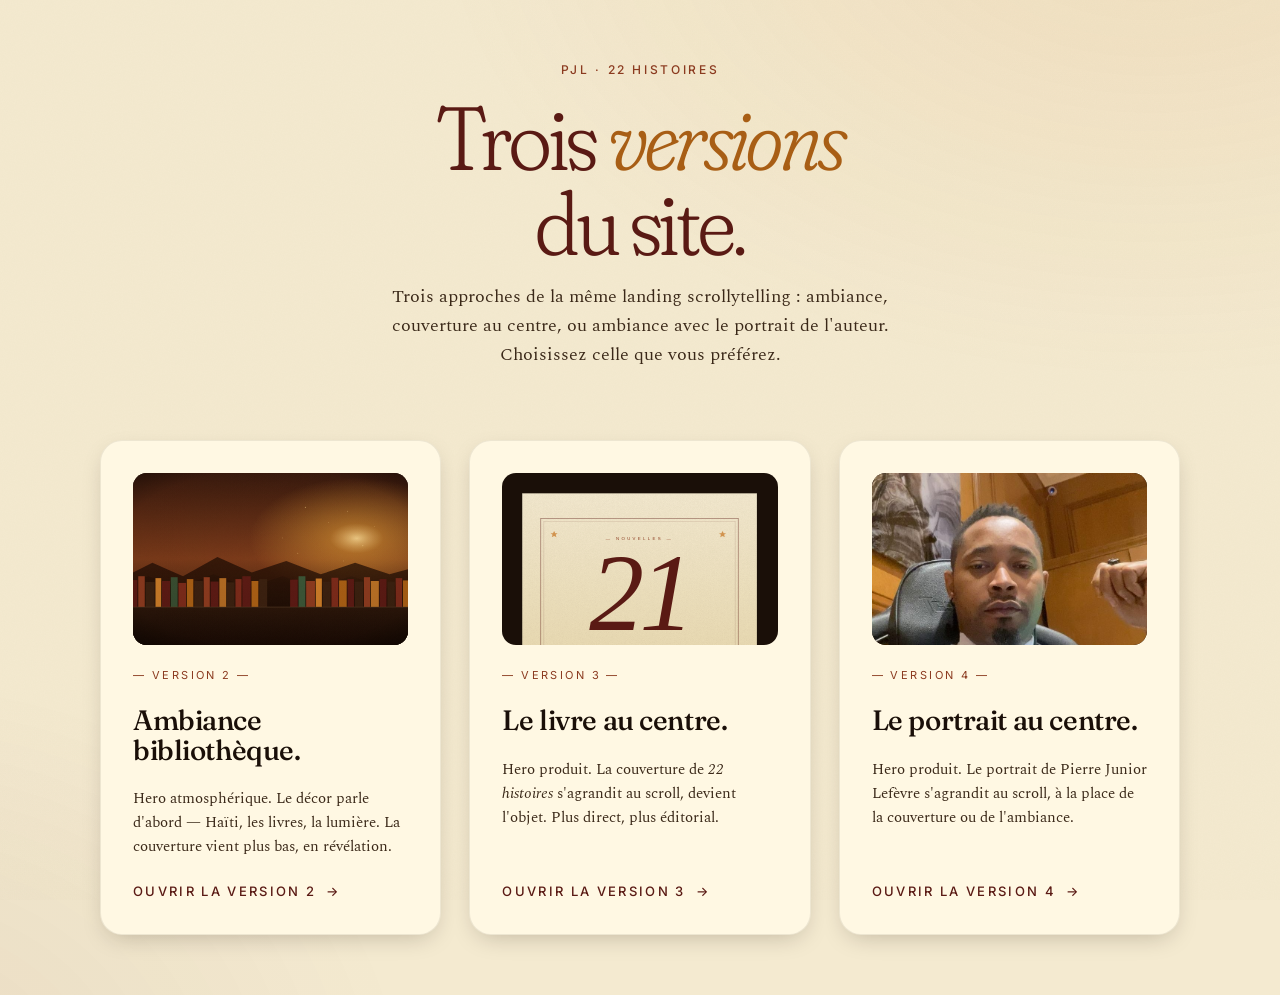
<file: index.html>
<!doctype html>
<html lang="fr">
<head>
  <meta charset="utf-8">
  <meta name="viewport" content="width=device-width, initial-scale=1">
  <title>PJL — Choisir une version</title>
  <link rel="stylesheet" href="styles.css">
  <style>
    body { min-height: 100vh; display: grid; place-items: center; padding: 60px 24px; }
    .chooser {
      max-width: 1080px;
      margin: 0 auto;
      text-align: center;
      position: relative;
      z-index: 2;
    }
    .chooser h1 {
      font-family: var(--font-display);
      font-weight: 300;
      font-variation-settings: 'opsz' 144, 'SOFT' 100;
      font-size: clamp(48px, 7vw, 96px);
      line-height: .95;
      letter-spacing: -.03em;
      color: var(--bordeaux);
      margin-bottom: 18px;
    }
    .chooser h1 em { font-style: italic; color: var(--ocre-deep); }
    .chooser .lead {
      color: var(--ink-soft);
      font-size: 18px;
      max-width: 56ch;
      margin: 0 auto 70px;
    }
    .versions {
      display: grid;
      grid-template-columns: 1fr 1fr 1fr;
      gap: 28px;
      text-align: left;
    }
    @media (max-width: 1040px) { .versions { grid-template-columns: 1fr 1fr; } }
    @media (max-width: 760px) { .versions { grid-template-columns: 1fr; } }

    .version {
      background: #fff8e3;
      border: 1px solid rgba(26, 15, 8, .08);
      border-radius: 22px;
      padding: 32px;
      text-decoration: none;
      color: var(--ink);
      display: flex;
      flex-direction: column;
      gap: 22px;
      transition: transform .35s cubic-bezier(.2,.7,.2,1), box-shadow .35s;
      box-shadow: var(--shadow-sm);
    }
    .version:hover { transform: translateY(-4px); box-shadow: var(--shadow); }

    .version .thumb {
      aspect-ratio: 16 / 10;
      border-radius: 14px;
      overflow: hidden;
      background: var(--ink);
      display: grid;
      place-items: center;
    }
    .version .thumb img,
    .version .thumb object,
    .version .thumb svg { width: 100%; height: 100%; object-fit: cover; }
    .version--v3 .thumb { padding: 20px; }
    .version--v3 .thumb object { width: auto; height: 100%; object-fit: contain; }

    .version .label {
      font-family: var(--font-ui);
      font-size: 11px;
      letter-spacing: .22em;
      text-transform: uppercase;
      color: var(--terre);
    }
    .version h3 {
      font-family: var(--font-display);
      font-weight: 500;
      font-size: 28px;
      line-height: 1.05;
      letter-spacing: -.015em;
    }
    .version p {
      color: var(--ink-soft);
      font-size: 15px;
    }
    .version .cta {
      margin-top: auto;
      font-family: var(--font-ui);
      font-weight: 500;
      font-size: 13px;
      letter-spacing: .18em;
      text-transform: uppercase;
      color: var(--bordeaux);
      display: inline-flex;
      align-items: center;
      gap: 10px;
    }
    .version .cta::after {
      content: '→';
      transition: transform .25s;
    }
    .version:hover .cta::after { transform: translateX(6px); }
  </style>
</head>
<body>
  <main class="chooser">
    <p class="eyebrow" style="margin-bottom: 16px">PJL · 22 histoires</p>
    <h1>Trois <em>versions</em><br>du site.</h1>
    <p class="lead">
      Trois approches de la même landing scrollytelling : ambiance,
      couverture au centre, ou ambiance avec le portrait de l'auteur.
      Choisissez celle que vous préférez.
    </p>

    <div class="versions">
      <a class="version version--v2" href="index-v2.html">
        <div class="thumb">
          <img src="assets/hero-ambient.svg" alt="Aperçu ambiance v2">
        </div>
        <span class="label">— Version 2 —</span>
        <h3>Ambiance bibliothèque.</h3>
        <p>Hero atmosphérique. Le décor parle d'abord — Haïti, les livres, la lumière. La couverture vient plus bas, en révélation.</p>
        <span class="cta">Ouvrir la version 2</span>
      </a>

      <a class="version version--v3" href="index-v3.html">
        <div class="thumb">
          <object data="assets/cover-21-histoires.svg" type="image/svg+xml" aria-label="Aperçu couverture v3"></object>
        </div>
        <span class="label">— Version 3 —</span>
        <h3>Le livre au centre.</h3>
        <p>Hero produit. La couverture de <em>22 histoires</em> s'agrandit au scroll, devient l'objet. Plus direct, plus éditorial.</p>
        <span class="cta">Ouvrir la version 3</span>
      </a>

      <a class="version version--v4" href="index-v4.html">
        <div class="thumb">
          <img src="assets/auteur-pierre.jpg" alt="Aperçu portrait v4" style="object-position: 50% 20%">
        </div>
        <span class="label">— Version 4 —</span>
        <h3>Le portrait au centre.</h3>
        <p>Hero produit. Le portrait de Pierre Junior Lefèvre s'agrandit au scroll, à la place de la couverture ou de l'ambiance.</p>
        <span class="cta">Ouvrir la version 4</span>
      </a>
    </div>
  </main>
</body>
</html>
</file>
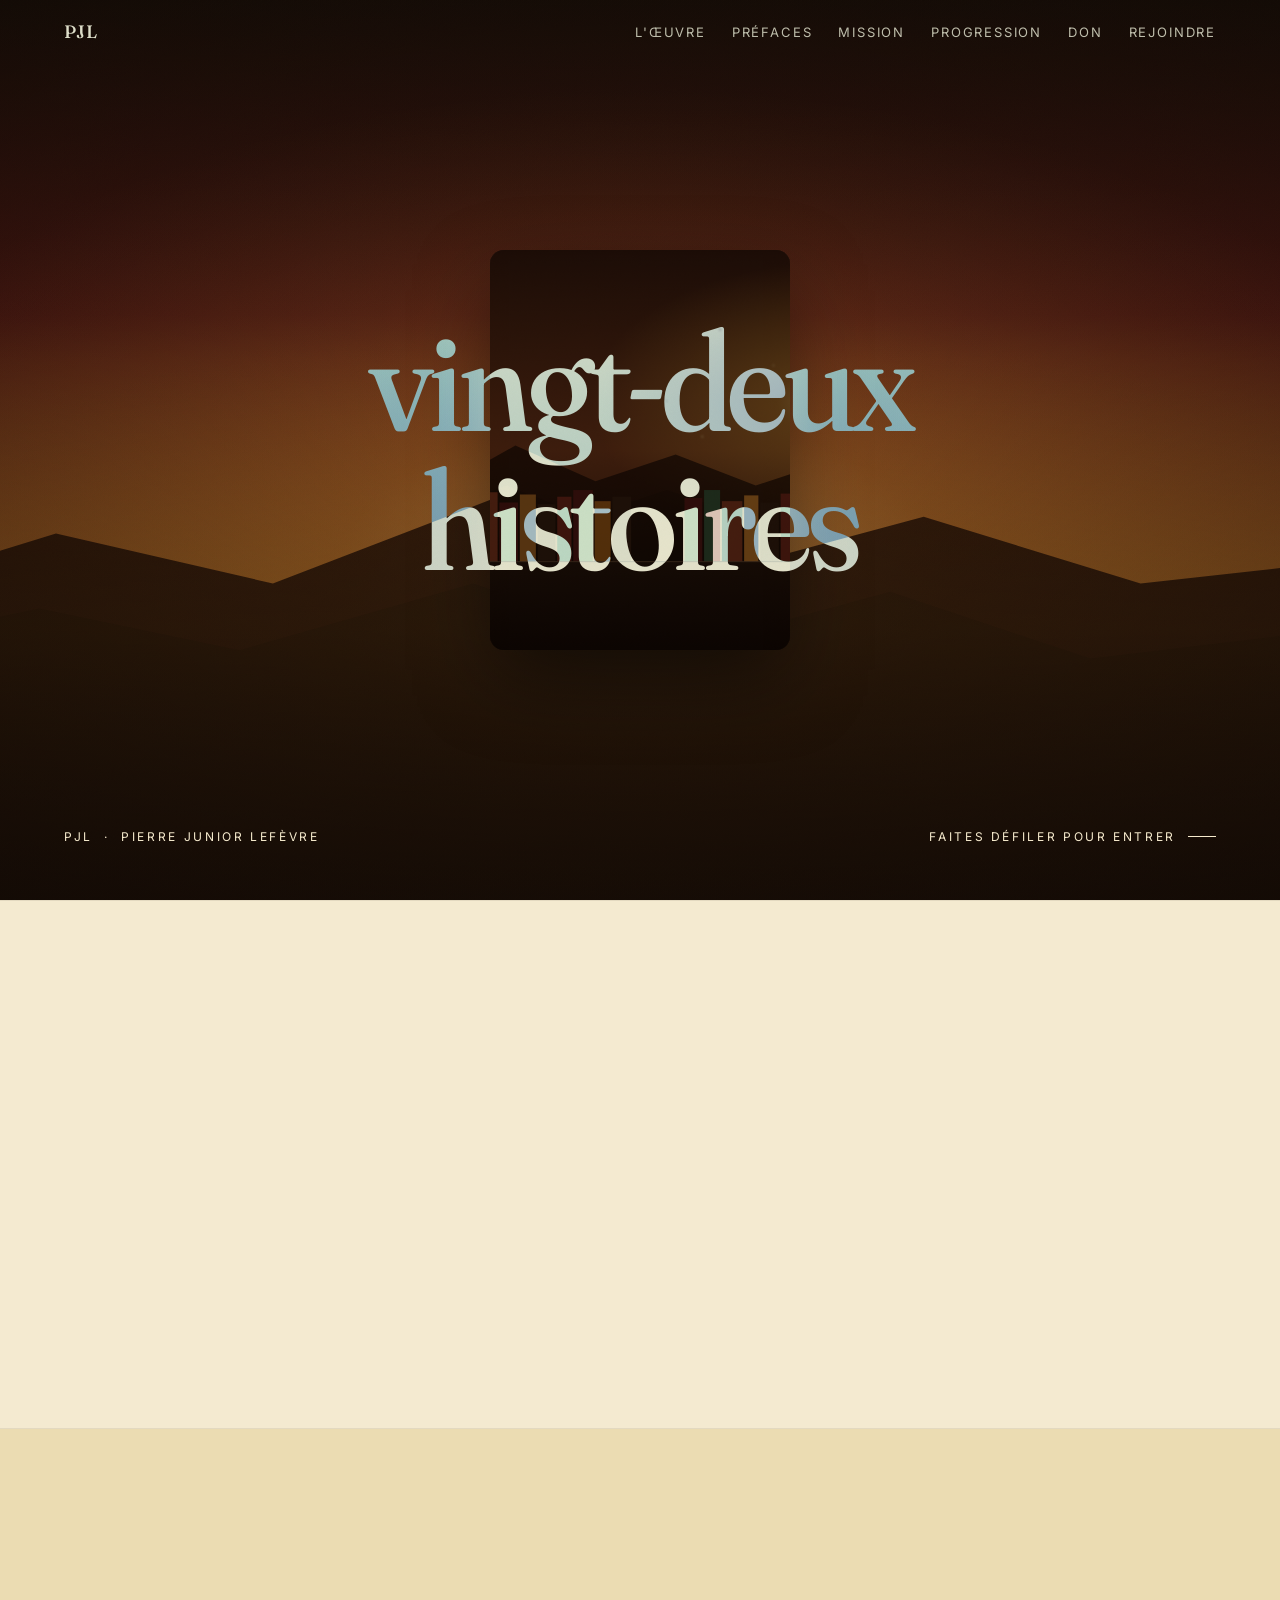
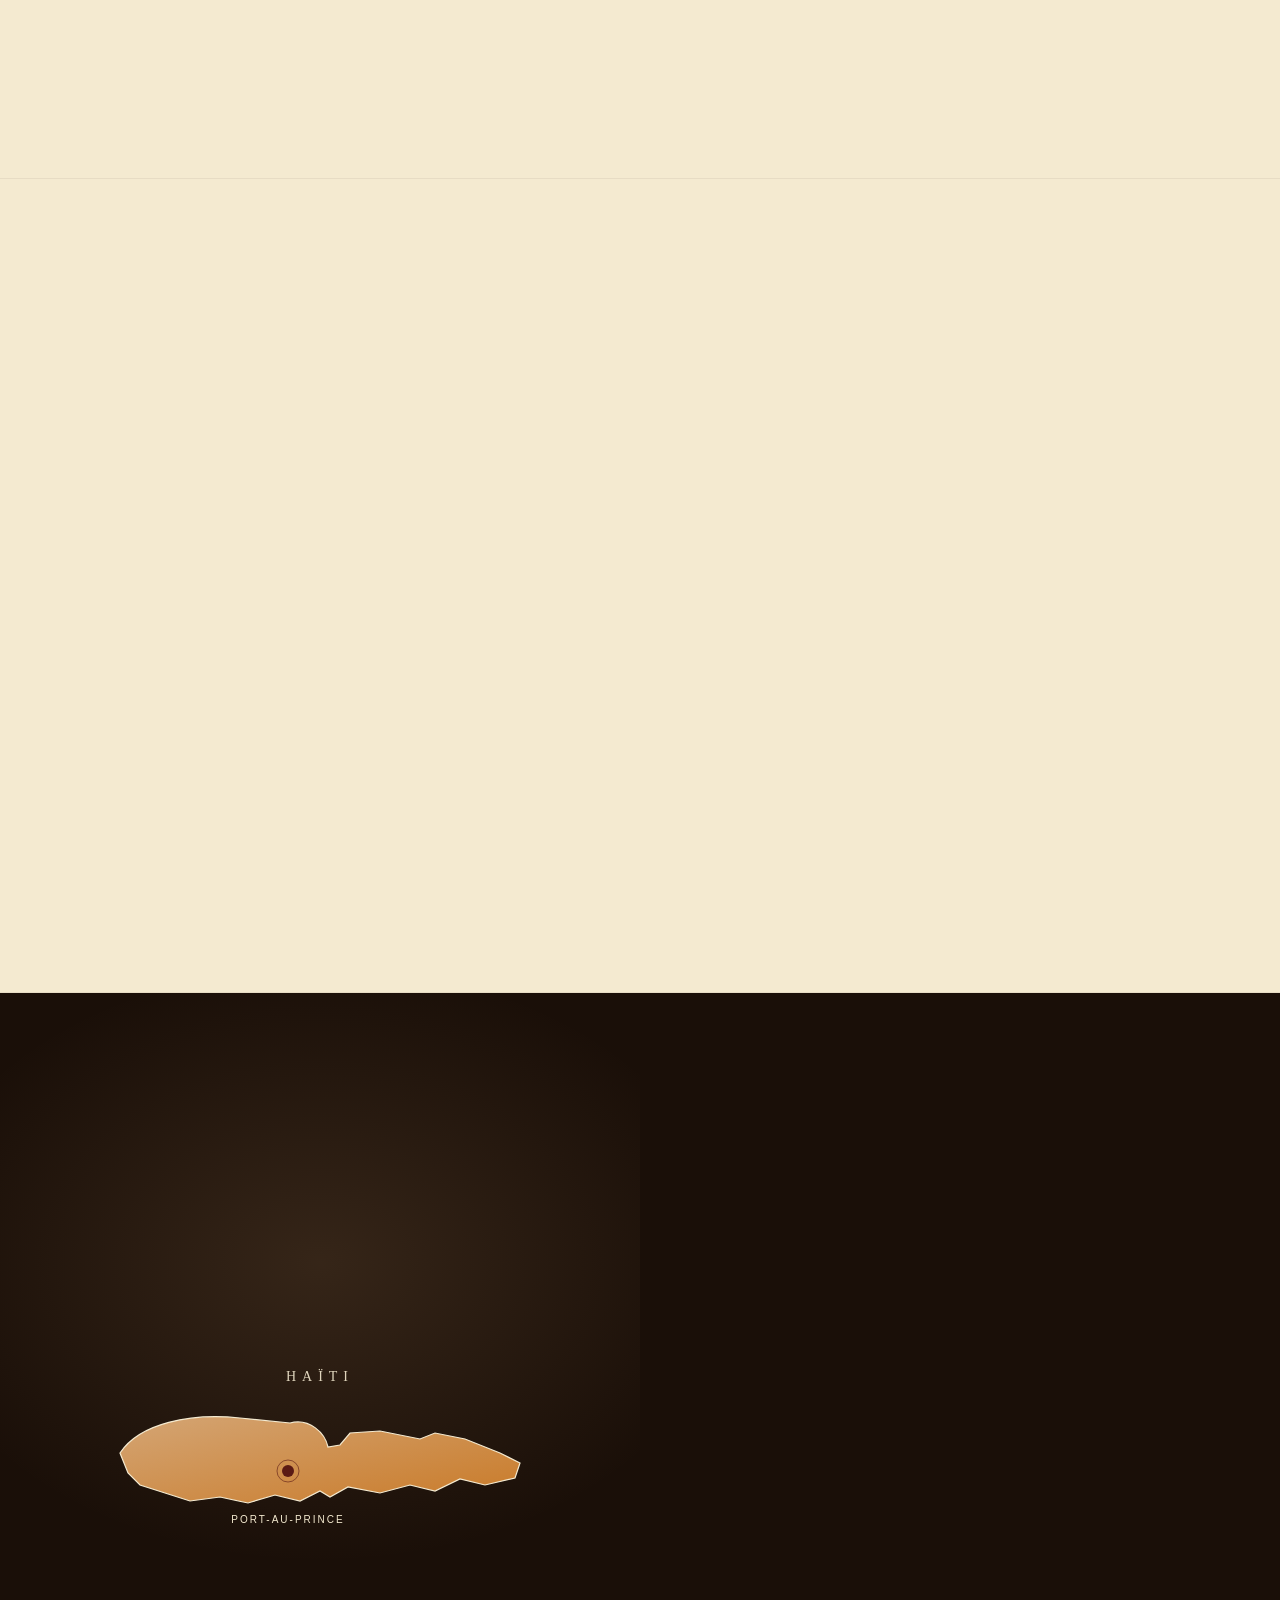
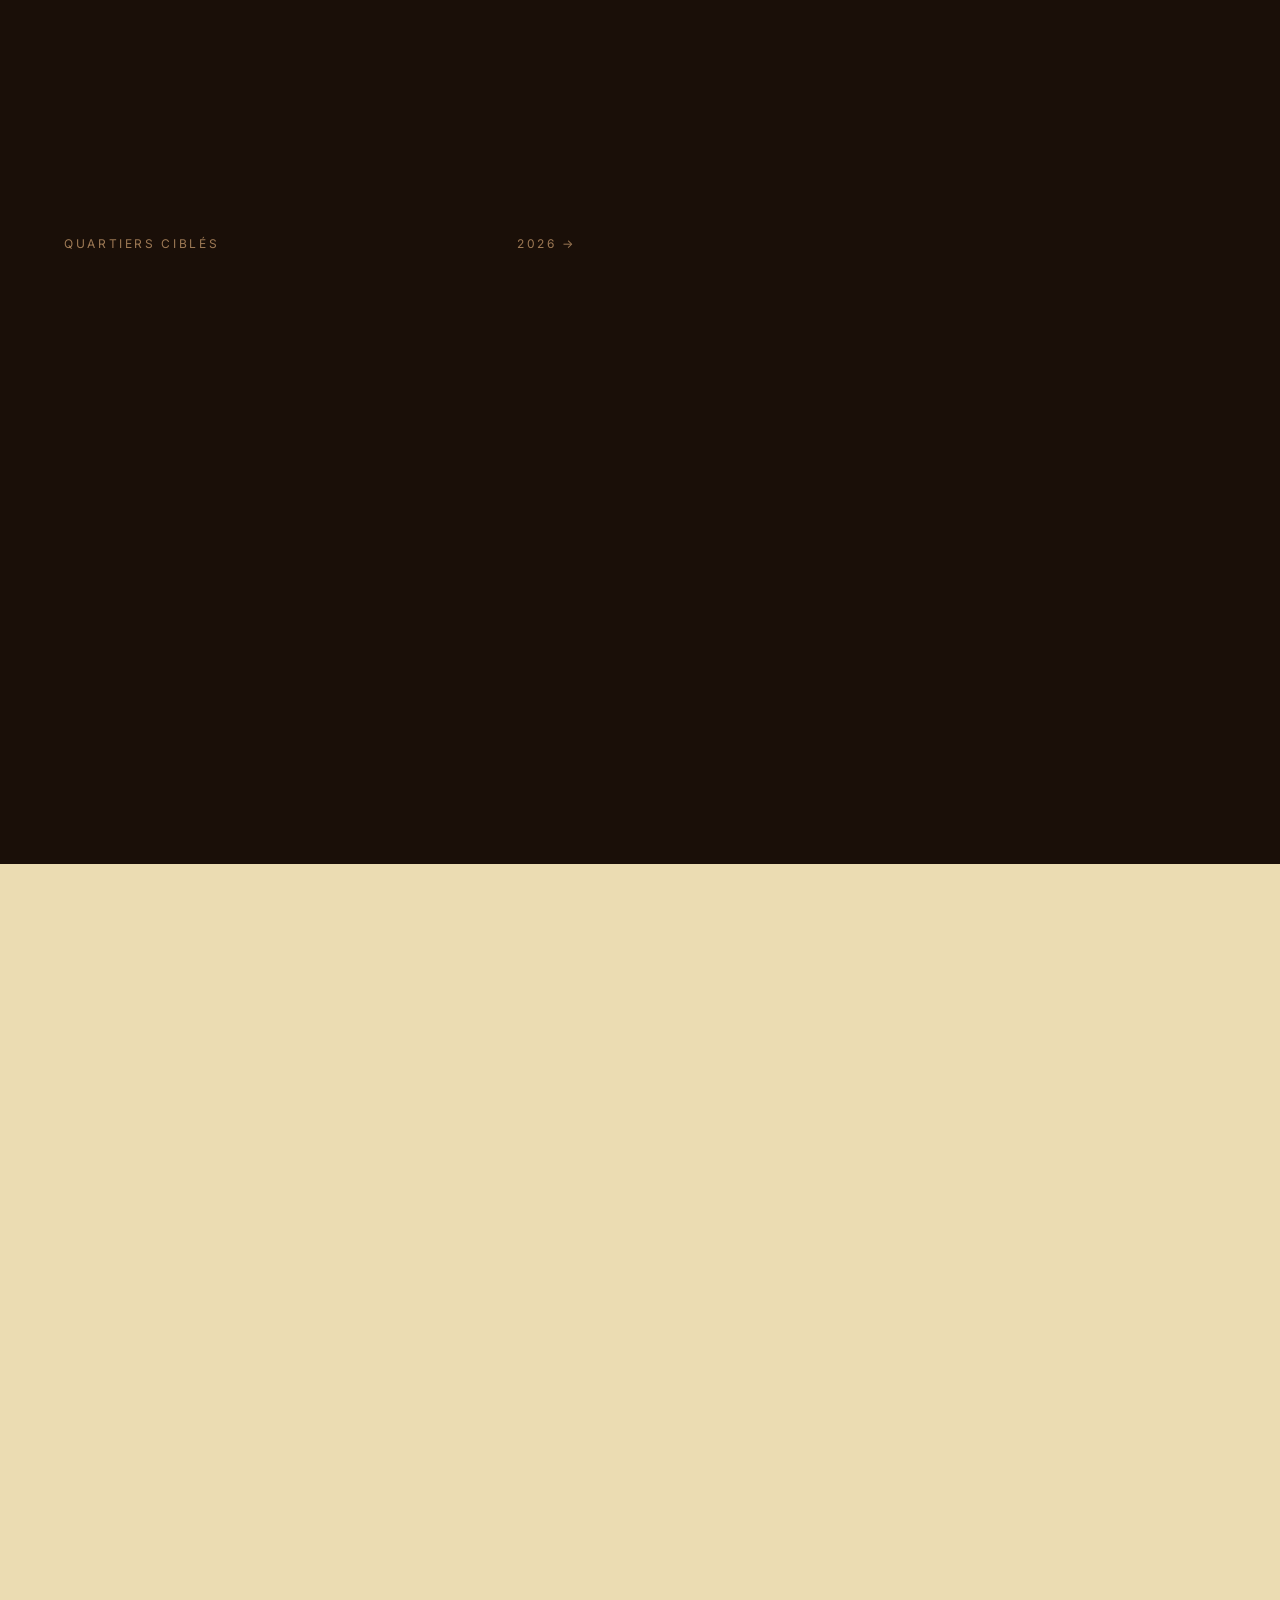
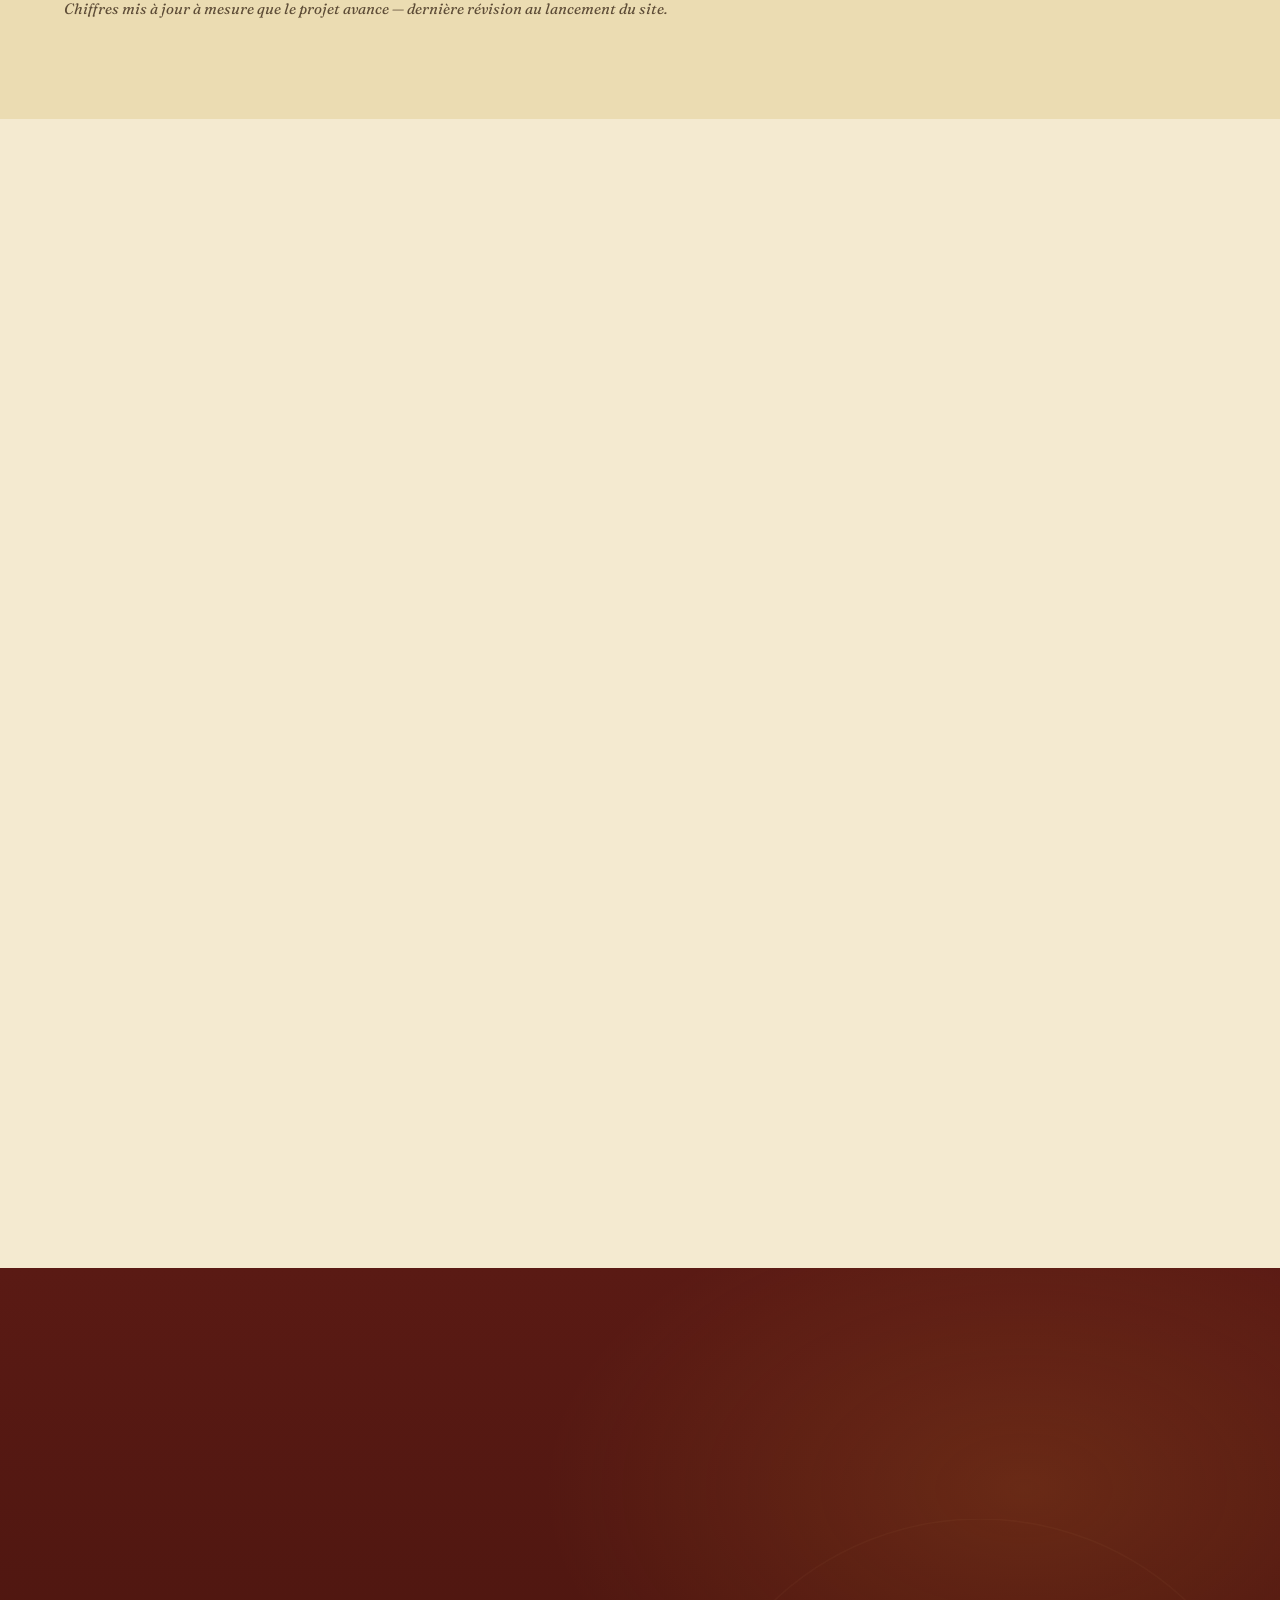
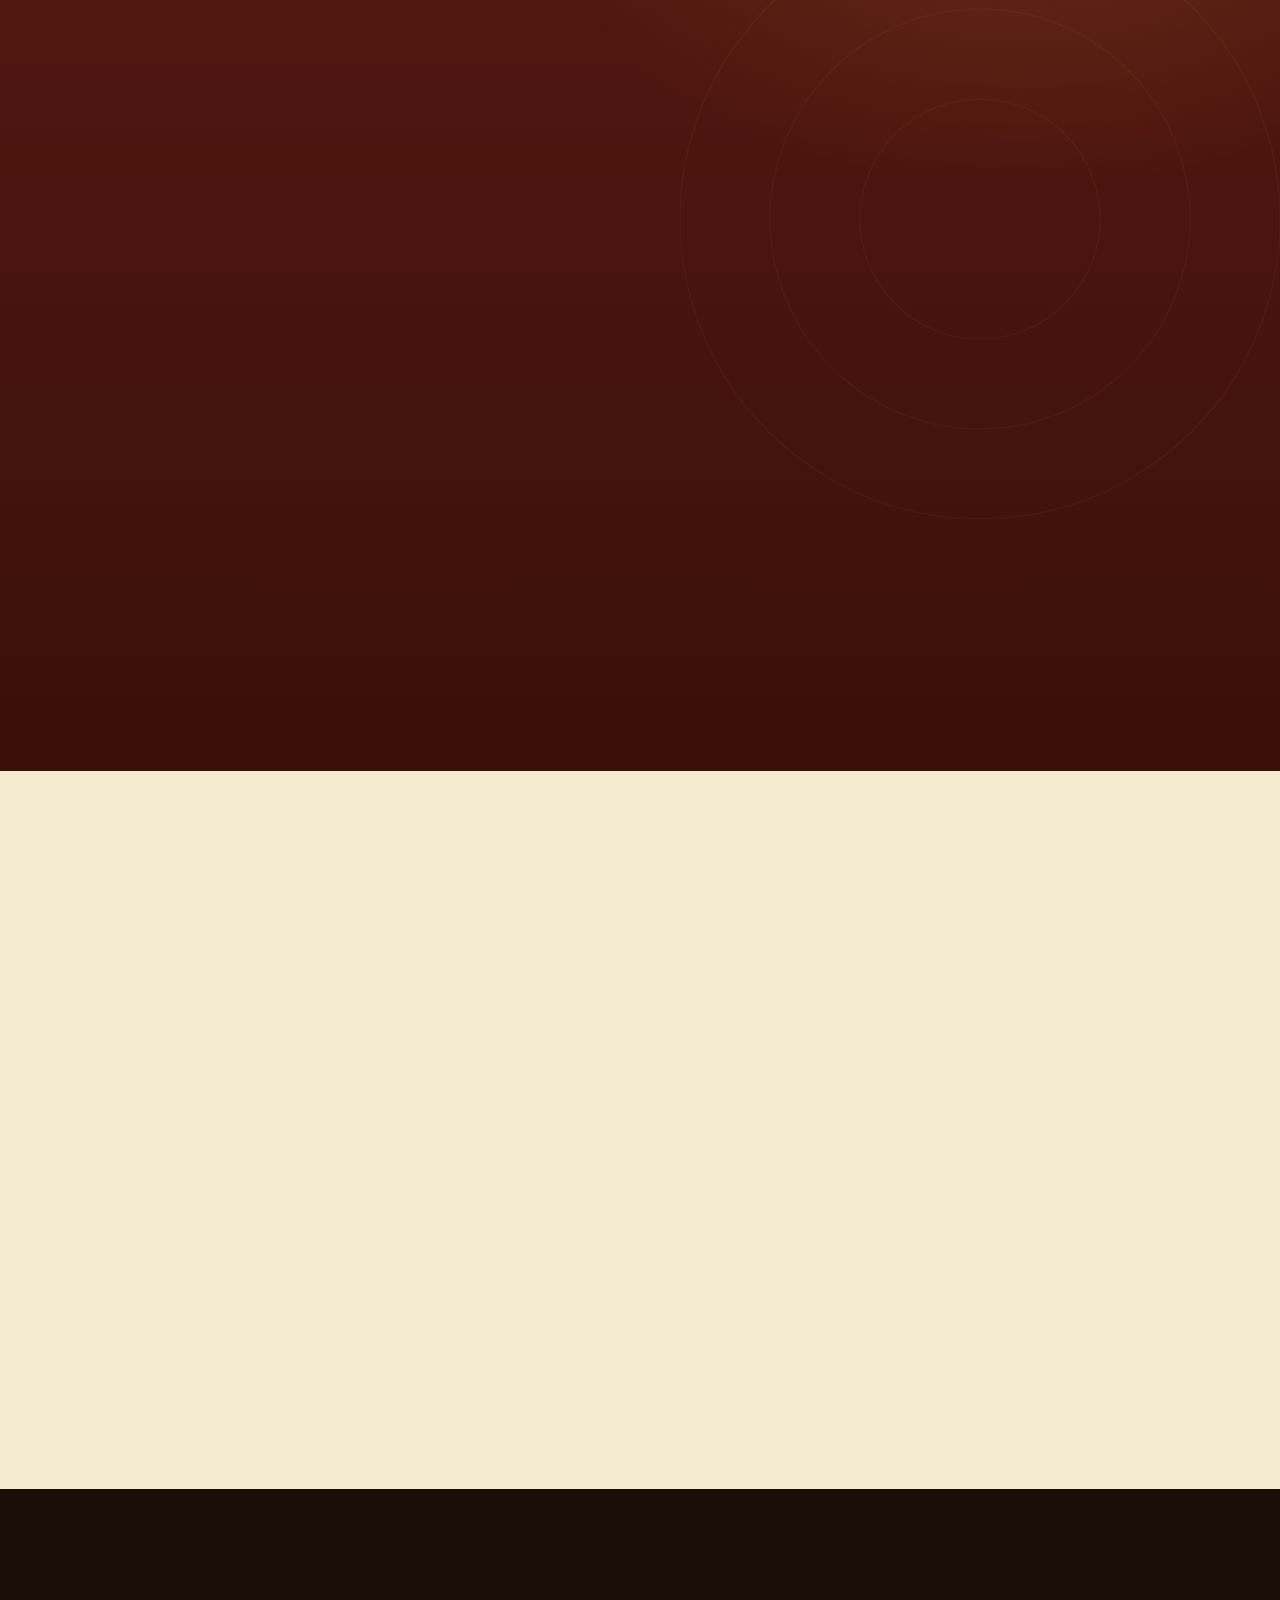
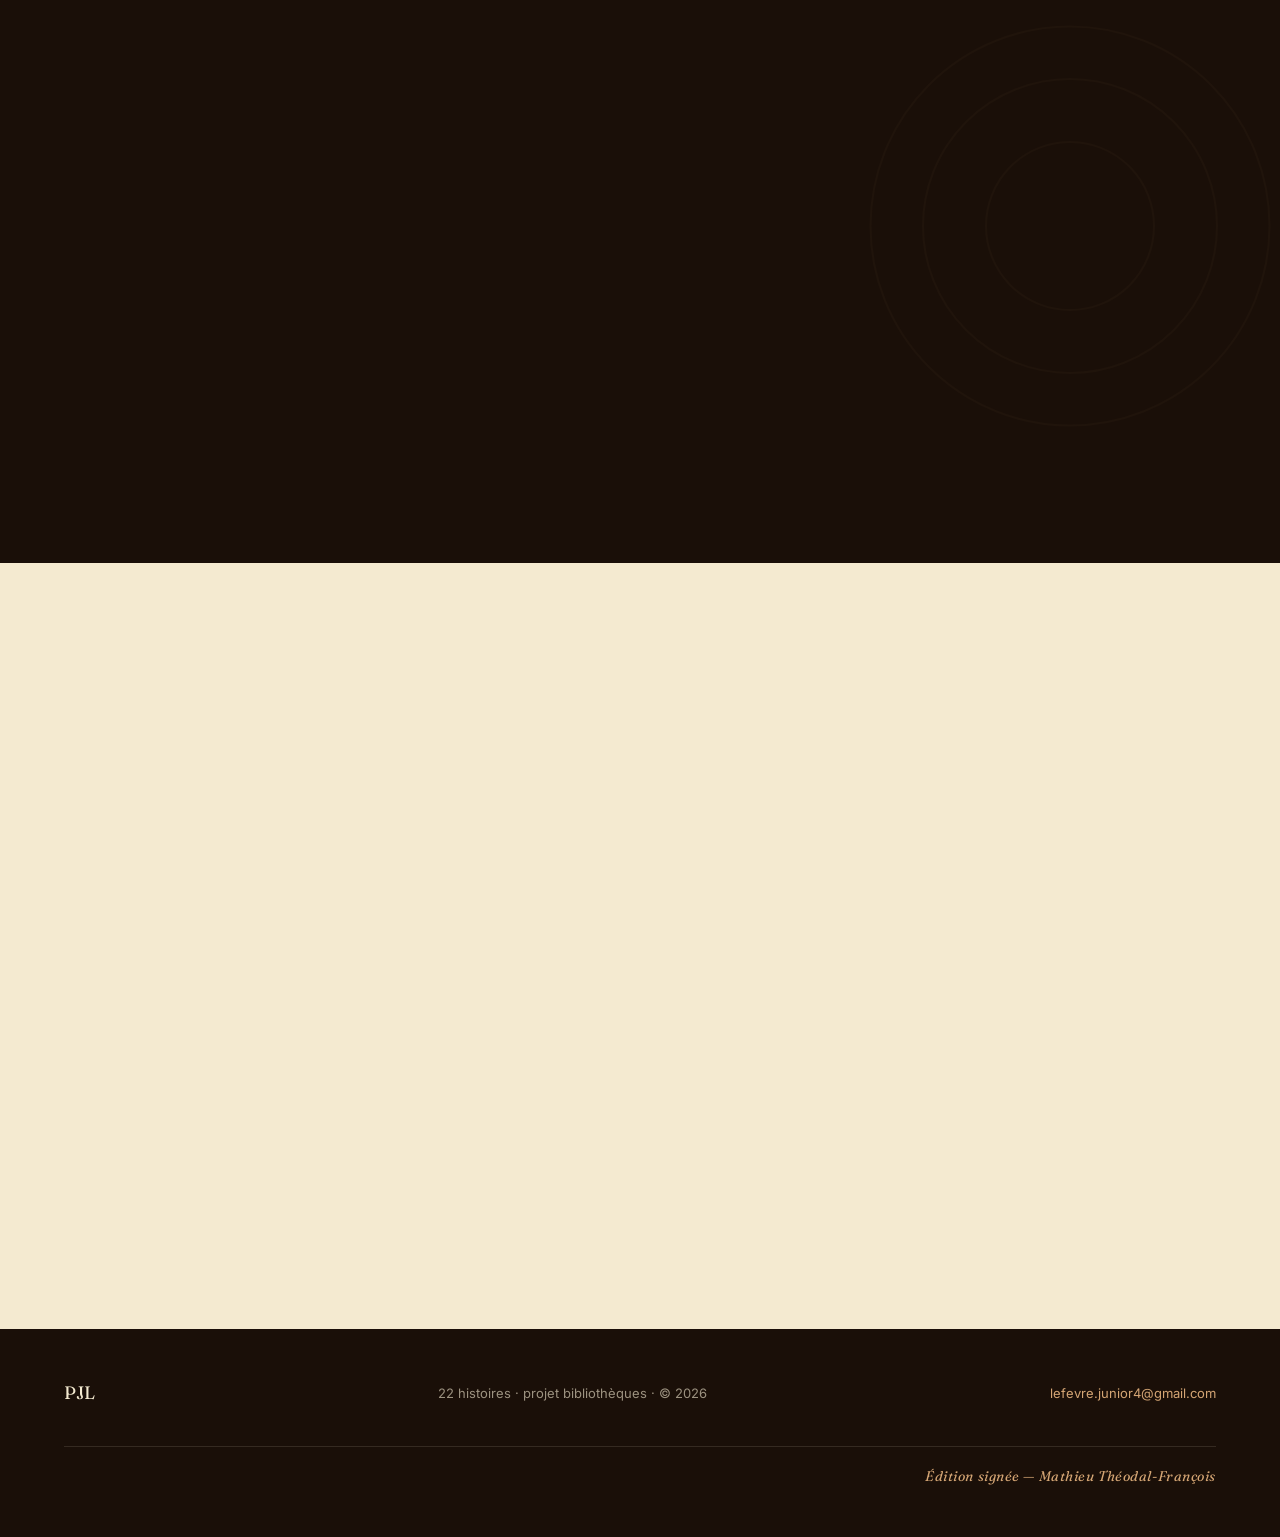
<file: index-v2.html>
<!doctype html>
<html lang="fr">
<head>
  <meta charset="utf-8">
  <meta name="viewport" content="width=device-width, initial-scale=1, viewport-fit=cover">
  <title>PJL — 22 histoires · pour les bibliothèques d'Haïti</title>
  <meta name="description" content="Pierre Junior Lefèvre revient avec 22 histoires. Un projet pour ouvrir des bibliothèques dans les quartiers défavorisés, en commençant par Haïti.">
  <link rel="stylesheet" href="styles.css">
  <link rel="icon" href="data:image/svg+xml;utf8,<svg xmlns='http://www.w3.org/2000/svg' viewBox='0 0 64 64'><rect width='64' height='64' fill='%231a0f08'/><text x='32' y='44' font-family='Georgia' font-size='34' fill='%23c97a28' text-anchor='middle' font-style='italic'>21</text></svg>">
</head>
<body>

  <header class="topbar">
    <a href="index.html" class="brand">PJL</a>
    <nav>
      <a href="#oeuvre">L'œuvre</a>
      <a href="#prefaces">Préfaces</a>
      <a href="#mission">Mission</a>
      <a href="#progression">Progression</a>
      <a href="#don">Don</a>
      <a href="#artistes">Rejoindre</a>
    </nav>
  </header>

  <!-- ============ HERO scroll-expand · ambient video ============ -->
  <section class="hero" data-scroll-expand style="--progress:0">
    <div class="hero__bg">
      <!-- Background image (fades out as media expands) -->
      <img src="assets/hero-bg.svg" alt="" aria-hidden="true">
    </div>

    <div class="hero__media">
      <!--
        Ambient hero — remplacer par <video src="ambient.mp4" autoplay muted loop playsinline poster="…">
        si une vidéo est fournie. Pour l'instant : SVG animé (pas de fichier requis).
      -->
      <img src="assets/hero-ambient.svg" alt="Ambiance bibliothèque, livres et lumière chaude">
    </div>

    <div class="hero__title">
      <div class="stack">
        <span class="word word--left">vingt-deux</span>
        <span class="word word--right">histoires</span>
      </div>
    </div>

    <div class="hero__meta">
      <span>PJL &nbsp;·&nbsp; Pierre Junior Lefèvre</span>
      <span class="scrollhint">Faites défiler pour entrer</span>
    </div>
  </section>

  <main>

    <!-- ============ Prélude ============ -->
    <section class="prelude">
      <div class="container grid">
        <div>
          <p class="eyebrow reveal">Prélude</p>
          <h2 class="reveal" data-delay="1">
            Une plume <em>engagée.</em><br>Une mission tenue.
          </h2>
        </div>
        <div class="body">
          <p class="reveal" data-delay="1">
            Après la réédition de plus de <strong>300 textes</strong> réunis en deux tomes
            des <em>Tracts d'un pur laine nègre</em>, publiés aux Éditions Publibook,
            PJL revient avec <strong>22 histoires</strong>.
          </p>
          <p class="reveal" data-delay="2">
            Un univers différent, mais toujours la même plume engagée et le même
            objectif : collecter des fonds pour ouvrir des bibliothèques dans les
            quartiers défavorisés, en commençant par Haïti.
          </p>
          <p class="reveal" data-delay="3">
            Un projet visant à offrir l'accès à la lecture, à la culture et à
            l'éducation — un livre à la fois, un quartier après l'autre.
          </p>
        </div>
      </div>
    </section>

    <!-- ============ L'œuvre ============ -->
    <section class="books" id="oeuvre">
      <div class="container">
        <div class="head">
          <h2 class="reveal">L'œuvre.</h2>
          <p class="aside reveal" data-delay="1">
            Deux corpus, quatre tomes, une même voix. Chaque livre vendu
            participe directement au financement des bibliothèques.
          </p>
        </div>

        <!-- Corpus I — Les Tracts d'un pur laine nègre -->
        <div class="corpus reveal">
          <div class="corpus__head">
            <span class="corpus__label">Corpus I · Recueils</span>
            <h3 class="corpus__title">Les Tracts d'un pur laine nègre</h3>
            <p class="corpus__desc">
              Plus de 300 textes courts, engagés — condition noire, mémoire,
              transmission. Réunis en deux tomes chez Publibook.
            </p>
          </div>
          <div class="corpus__books">
            <article class="book">
              <div class="book__cover">
                <img src="assets/tome-1.jpg" alt="Couverture — Les Tracts d'un pur laine nègre, Tome 1" loading="lazy">
              </div>
              <p class="book__label">Tome I</p>
              <h4 class="book__title">Les Tracts — Tome I</h4>
              <p class="book__meta">Publibook · ebook</p>
              <p class="book__desc">Plus de 150 textes — la condition noire, la mémoire, la transmission.</p>
              <a class="book__buy" href="https://www.amazon.ca/Pierre-Junior-Lef%C3%A8vre-ebook/dp/B0F79HFZ6L" target="_blank" rel="noopener noreferrer">Acheter le ebook</a>
            </article>
            <article class="book">
              <div class="book__cover">
                <img src="assets/tome-2.jpg" alt="Couverture — Les Tracts d'un pur laine nègre, Tome 2" loading="lazy">
              </div>
              <p class="book__label">Tome II</p>
              <h4 class="book__title">Les Tracts — Tome II</h4>
              <p class="book__meta">Publibook</p>
              <p class="book__desc">Suite du premier tome — la plume s'élargit. La langue, l'histoire, l'identité.</p>
              <a class="book__buy" href="https://www.amazon.ca/-/fr/Tracts-dun-pur-laine-n%C3%A8gre/dp/2342379544/ref=tmm_pap_swatch_0" target="_blank" rel="noopener noreferrer">Acheter sur Amazon</a>
            </article>
          </div>
        </div>

        <!-- Corpus II — Les contes de Chodann -->
        <div class="corpus corpus--featured reveal">
          <div class="corpus__head">
            <span class="corpus__label">Corpus II · Nouveau — 22 histoires</span>
            <h3 class="corpus__title">Les contes de Chodann</h3>
            <p class="corpus__desc">
              Vingt-deux histoires en deux tomes — onze par tome.
            </p>
            <p class="corpus__pull">
              « Il y a un choix.<br>Il y a un chemin.<br>Il y a une histoire. »
            </p>
          </div>
          <div class="corpus__books">
            <article class="book">
              <div class="book__cover">
                <img src="assets/chodann-1.jpg" alt="Couverture — Les contes de Chodann, Tome 1, par Pierre Junior Lefèvre" loading="lazy">
              </div>
              <p class="book__label">Tome 1 · Le versant sombre</p>
              <h4 class="book__title">Chodann — Tome 1</h4>
              <p class="book__meta">11 récits</p>
              <p class="book__desc">Enquêtes, portraits, échos de rue — le versant nocturne.</p>
              <p class="book__preface">« Une voix singulière. Une voix libre qui ose. »<span class="book__preface-tag">— Extrait de la préface</span></p>
            </article>
            <article class="book">
              <div class="book__cover">
                <img src="assets/chodann-2.jpg" alt="Couverture — Les contes de Chodann, Tome 2, par Pierre Junior Lefèvre" loading="lazy">
              </div>
              <p class="book__label">Tome 2 · Le versant clair</p>
              <h4 class="book__title">Chodann — Tome 2</h4>
              <p class="book__meta">11 récits</p>
              <p class="book__desc">L'autre versant, en pleine lumière — mystique, tendresse, contradictions.</p>
              <p class="book__preface">« Le besoin d'exister avec dignité, dans un monde où beaucoup doivent constamment prouver qu'ils méritent leur place. »<span class="book__preface-tag">— Extrait de la préface</span></p>
            </article>
          </div>
        </div>
      </div>
    </section>

    <!-- ============ Préfaces — texte complet ============ -->
    <section class="prefaces" id="prefaces">
      <div class="container">
        <p class="eyebrow reveal">— Les mots de l'auteur —</p>
        <h2 class="reveal" data-delay="1">Préfaces des <em>Contes de Chodann.</em></h2>

        <div class="prefaces__grid">
          <article class="preface reveal" data-delay="1">
            <p class="preface__label">Tome 1 · Le versant sombre</p>
            <div class="preface__text">
              <p>Il existe des romans qui cherchent la logique pure, l'élégance méthodique, le calme froid de la séduction. Puis, il y a des œuvres qui choisissent un autre chemin : celui du débordement humain, du chaos, du rire nerveux et de l'absurde qui côtoie le drame. Dès les premières pages, le lecteur est plongé dans un univers où les émotions se heurtent sans cesse. Tragédie intime, deuil, trahison, mais aussi humour déjanté : les personnages sont imprévisibles, aussi farfelus qu'inspirés. Le résultat est une œuvre qui refuse les frontières traditionnelles entre le drame social, la satire et la comédie policière.</p>
              <p>Ses histoires possèdent une voix singulière. Une voix libre qui ose.</p>
              <p>L'auteur ne cherche pas à lisser ses personnages ni à les rendre parfaitement héroïques. Au contraire, il les expose dans toute leur exagération, leur maladresse, leurs contradictions et leurs excès.</p>
              <p>Certains personnages apparaissent comme des figures presque théâtrales, grotesques par moments, brillantes à d'autres, dérangeantes souvent, mais toujours profondément vivantes. À travers eux, l'auteur construit un monde où l'absurde devient une méthode à part entière.</p>
              <p>Mais derrière les éclats de rire et les dialogues volontairement extravagants, les récits abordent aussi des thèmes lourds, tels que la pauvreté, l'abandon des malades, la solitude, la manipulation affective, les dépendances et les failles des institutions. Cette dualité donne aux récits une énergie particulière. On rit, puis soudain, le drame revient frapper à la porte avec une brutalité inattendue.</p>
              <p>L'un des grands charmes de certaines de ses histoires réside également dans sa langue. Elle est orale, colorée, populaire, profondément ancrée dans une culture québécoise vibrante. Les personnages parlent comme ils vivent : sans filtre, sans retenue, avec des expressions qui donnent aux textes leur rythme et leur personnalité. Leur parole vivante transforme chaque scène en véritable spectacle.</p>
              <p>Le lecteur doit donc entrer dans ce livre comme on entre dans une pièce de théâtre tumultueuse. Il doit accepter l'excès, accueillir l'imprévu et se laisser entraîner par une narration qui préfère l'élan à la perfection, et l'authenticité à la prudence.</p>
              <p>Car c'est précisément là que se trouve la force de ces histoires : dans leur capacité à créer un univers reconnaissable entre mille.</p>
              <p>Et derrière le rire, derrière le chaos, une question demeure constamment : jusqu'où les blessures humaines peuvent-elles pousser quelqu'un ?</p>
              <p>Il ne reste maintenant qu'à ouvrir la porte de ces histoires singulières… et à accepter de suivre les personnages dans leurs mondes imprévisibles.</p>
            </div>
            <span class="preface__sign">Bonne lecture…</span>
          </article>

          <article class="preface reveal" data-delay="2">
            <p class="preface__label">Tome 2 · Le versant clair</p>
            <div class="preface__text">
              <p>Il existe des histoires qui divertissent, d'autres qui dénoncent, et puis il y a celles qui ouvrent une porte sur une réalité que beaucoup regardent sans jamais vraiment la voir. Ces histoires appartiennent à cette dernière catégorie.</p>
              <p>Elles nous plongent dans l'univers souvent contradictoire de l'immigration moderne : l'espoir qui pousse à partir, les sacrifices silencieux, l'humiliation invisible, la fatigue qui use le corps autant que les rêves, mais aussi cette volonté féroce de survivre, coûte que coûte.</p>
              <p>Ici, le paradis promis ne brille pas seulement de gratte-ciel et de lumières. Il transpire aussi la solitude, les nuits sans sommeil, les identités fragmentées et les compromis imposés par un système qui accueille autant qu'il écrase.</p>
              <p>Les personnages ne sont ni des héros ni des victimes absolues. Ce sont des êtres complexes, façonnés par la nécessité. Tantôt drôles, rusés, touchants, excessifs, immoraux ou profondément humains, ils avancent dans une société où chacun joue un rôle pour rester debout.</p>
              <p>Ces histoires exposent les zones grises de l'ambition, du désir, du pouvoir et de l'intégration. Elles montrent comment l'homme peut, peu à peu, se transformer au contact d'un monde qui récompense l'apparence, l'audace et parfois même le mensonge davantage que la vérité.</p>
              <p>La force de ces histoires réside dans leur voix : une langue vivante, directe, imprégnée de réalisme populaire, d'humour brut et de colère sociale. Les récits naviguent entre satire, chronique urbaine et drame humain, sans chercher à embellir ce qu'ils racontent.</p>
              <p>Au contraire, ils osent montrer la contradiction d'un système où l'on rêve de liberté tout en devenant prisonnier du travail, du regard des autres et de ses propres ambitions.</p>
              <p>Mais au-delà des combines et des scènes provocantes, ces histoires parlent surtout d'une chose universelle : le besoin d'exister avec dignité dans un monde où beaucoup doivent constamment prouver qu'ils méritent leur place.</p>
              <p>Le lecteur découvrira ici un univers vibrant, parfois dérangeant, souvent drôle, mais toujours profondément humain. Des histoires de survie contemporaine racontées sans masque, avec leurs blessures, leurs tentations et leurs vérités.</p>
            </div>
            <span class="preface__sign">Bonne lecture…</span>
          </article>
        </div>
      </div>
    </section>

    <!-- ============ Dédicace — livre signé ============ -->
    <section class="dedicace" id="dedicace">
      <div class="container">
        <div class="dedicace__grid">
          <div class="dedicace__intro">
            <p class="eyebrow reveal">— Édition signée —</p>
            <h2 class="reveal" data-delay="1">Un livre <em>signé,</em><br>envoyé par l'auteur.</h2>
            <p class="reveal" data-delay="2">
              Pour ceux qui veulent tenir en main un exemplaire dédicacé
              de la main de l'auteur, chaque commande passée directement
              est signée, personnalisée si vous le souhaitez, et postée
              depuis Montréal.
            </p>
          </div>

          <div class="dedicace__steps">
            <div class="step reveal" data-delay="1">
              <span class="step__num">01</span>
              <div>
                <strong>Écrire</strong>
                <p>Un courriel avec le tome souhaité et le prénom pour la dédicace.</p>
              </div>
            </div>
            <div class="step reveal" data-delay="2">
              <span class="step__num">02</span>
              <div>
                <strong>Payer</strong>
                <p>Par virement Interac — mêmes coordonnées que le don, avec la mention « Commande ».</p>
              </div>
            </div>
            <div class="step reveal" data-delay="3">
              <span class="step__num">03</span>
              <div>
                <strong>Recevoir</strong>
                <p>Livre signé de la main de l'auteur, envoyé postalement à l'adresse indiquée.</p>
              </div>
            </div>
          </div>
        </div>

        <div class="dedicace__cta reveal" data-delay="1">
          <a class="btn btn--ink" href="mailto:lefevre.junior4@gmail.com?subject=Commande%20d%C3%A9dicac%C3%A9e%20%E2%80%94%20Tracts%20d%27un%20pur%20laine%20n%C3%A8gre&body=Bonjour%20Junior%2C%0A%0AJe%20souhaiterais%20commander%20un%20exemplaire%20d%C3%A9dicac%C3%A9%20%3A%0A%0ATome%20%3A%20%0APr%C3%A9nom%20pour%20la%20d%C3%A9dicace%20%3A%20%0AAdresse%20postale%20%3A%20%0A%0AMerci%20!%0A">
            Commander avec dédicace
          </a>
          <span class="dedicace__ps">
            Chaque commande signée, comme le don, alimente directement le projet bibliothèques.
          </span>
        </div>
      </div>
    </section>

    <!-- ============ Mission ============ -->
    <section class="mission" id="mission">
      <div class="sticky-wrap">
        <div class="panel-left">
          <img src="assets/haiti-map.svg" alt="Carte stylisée d'Haïti, Port-au-Prince marqué" class="haiti-map">
          <div class="caption">
            <span>Quartiers ciblés</span>
            <span>2026 →</span>
          </div>
        </div>

        <div class="panel-right">
          <div class="block reveal">
            <p class="eyebrow">La mission</p>
            <h3>Des bibliothèques là où les livres n'arrivent pas.</h3>
            <p>
              Ouvrir, équiper et faire vivre des bibliothèques dans les quartiers
              défavorisés. Commencer par Haïti — Port-au-Prince et au-delà —
              parce que c'est là que tout a commencé, et là que tout doit
              recommencer.
            </p>
          </div>

          <div class="block reveal" data-delay="1">
            <p class="eyebrow">Trois piliers</p>
            <h3>Lecture, culture, éducation.</h3>
            <p>
              Un même geste : remettre dans les mains des enfants — et des
              adultes — les outils dont ils ont été privés. Des livres. Des
              ordinateurs. De la musique. Un endroit où s'asseoir et apprendre.
            </p>

            <div class="pillars">
              <div class="pillar">
                <strong>Lecture</strong>
                <span>Livres &amp; revues</span>
              </div>
              <div class="pillar">
                <strong>Culture</strong>
                <span>Musique &amp; arts</span>
              </div>
              <div class="pillar">
                <strong>Éducation</strong>
                <span>Outils &amp; fournitures</span>
              </div>
            </div>
          </div>

          <div class="block reveal" data-delay="2">
            <p class="eyebrow">La méthode</p>
            <h3>Chaque livre vendu finance la suite.</h3>
            <p>
              Les ventes des deux tomes des <em>Tracts</em> et des deux tomes
              des <em>Contes de Chodann</em> alimentent directement le fonds
              de construction et d'équipement. Chaque don complète, accélère,
              prolonge.
            </p>
          </div>
        </div>
      </div>
    </section>

    <!-- ============ Progression — objectifs An 1 ============ -->
    <section class="progression" id="progression">
      <div class="container">
        <p class="eyebrow reveal">— Où en est le projet —</p>
        <h2 class="reveal" data-delay="1">La progression, <em>en chiffres.</em></h2>
        <p class="progression__sub reveal" data-delay="2">
          Un projet vivant, mis à jour au fil des dons et des livraisons.
          Voici les objectifs de la première année — et où en est la
          collecte au moment où vous lisez ces lignes.
        </p>

        <div class="metrics">
          <div class="metric reveal" data-delay="1">
            <span class="metric__eyebrow">Objectif · An 1</span>
            <p class="metric__value">1&nbsp;500 <span class="metric__unit">livres</span></p>
            <div class="metric__bar"><span style="width:8%"></span></div>
            <p class="metric__now">≈ 120 collectés à ce jour</p>
          </div>
          <div class="metric reveal" data-delay="2">
            <span class="metric__eyebrow">Objectif · An 1</span>
            <p class="metric__value">20 <span class="metric__unit">ordinateurs</span></p>
            <div class="metric__bar"><span style="width:20%"></span></div>
            <p class="metric__now">4 reçus, prêts à partir</p>
          </div>
          <div class="metric reveal" data-delay="3">
            <span class="metric__eyebrow">Objectif · An 1</span>
            <p class="metric__value">25&nbsp;000 <span class="metric__unit">CAD</span></p>
            <div class="metric__bar"><span style="width:5%"></span></div>
            <p class="metric__now">Collecte en cours</p>
          </div>
          <div class="metric reveal" data-delay="4">
            <span class="metric__eyebrow">Étape 01</span>
            <p class="metric__value">01 <span class="metric__unit">bibliothèque</span></p>
            <div class="metric__bar"><span style="width:15%"></span></div>
            <p class="metric__now">Site identifié · Port-au-Prince</p>
          </div>
        </div>

        <p class="progression__note reveal">
          Chiffres mis à jour à mesure que le projet avance — dernière
          révision au lancement du site.
        </p>
      </div>
    </section>

    <!-- ============ Aider ============ -->
    <section class="aider" id="aider">
      <div class="container container--wide">
        <p class="eyebrow reveal">Comment aider</p>
        <h2 class="reveal" data-delay="1">Sept façons de soutenir.</h2>
        <p class="sub reveal" data-delay="2">
          Acheter, donner, transmettre. Toute contribution — même la plus
          discrète — entre dans la même mission : ouvrir une porte
          de plus vers la lecture.
        </p>

        <div class="bento">
          <div class="card card--01 reveal" data-delay="1">
            <div>
              <p class="num">01</p>
              <h4>Acheter les livres.</h4>
            </div>
            <p>Les tomes des <em>Tracts</em> (Publibook) et des <em>Contes de Chodann</em>. La première façon d'aider.</p>
          </div>
          <div class="card card--02 reveal" data-delay="2">
            <div>
              <p class="num">02</p>
              <h4>Donner des livres.</h4>
            </div>
            <p>Romans, jeunesse, manuels, dictionnaires — toute lecture qui peut prendre place sur une étagère.</p>
          </div>

          <div class="card card--03 reveal" data-delay="1">
            <div>
              <p class="num">03</p>
              <h4>Ordinateurs &amp; tablettes.</h4>
            </div>
            <p>Pour la lecture numérique et la recherche.</p>
          </div>
          <div class="card card--04 reveal" data-delay="2">
            <div>
              <p class="num">04</p>
              <h4>Imprimantes.</h4>
            </div>
            <p>Pour copier, partager, transmettre.</p>
          </div>
          <div class="card card--05 reveal" data-delay="3">
            <div>
              <p class="num">05</p>
              <h4>Fournitures scolaires.</h4>
            </div>
            <p>Cahiers, stylos, sacs — l'essentiel.</p>
          </div>

          <div class="card card--06 reveal" data-delay="1">
            <div>
              <p class="num">06</p>
              <h4>Instruments de musique.</h4>
            </div>
            <p>La culture ne s'arrête pas aux pages. Tout instrument, en état, trouve sa place.</p>
          </div>
          <div class="card card--07 reveal" data-delay="2">
            <div>
              <p class="num">07</p>
              <h4>Mobilier de bibliothèque.</h4>
            </div>
            <p>Étagères, tables, chaises — l'infrastructure d'un lieu où l'on peut s'asseoir et lire.</p>
          </div>
        </div>
      </div>
    </section>

    <!-- ============ Don Interac ============ -->
    <section class="don" id="don">
      <div class="container">
        <p class="eyebrow reveal" style="color: var(--or)">Faire un don</p>
        <h2 class="reveal" data-delay="1">
          Un virement, <em>un chapitre</em><br>de plus.
        </h2>
        <p class="lead reveal" data-delay="2">
          Don par virement Interac vers la Banque TD. Indiquez la mention
          <strong style="color: var(--or)">« Don »</strong> dans la transaction
          pour qu'il soit alloué directement au projet bibliothèques.
        </p>

        <div class="interac">
          <div class="interac__card reveal" data-delay="2">
            <div class="row">
              <span class="label">Banque</span>
              <span class="value">TD Canada Trust</span>
            </div>
            <div class="row">
              <span class="label">Numéro de téléphone</span>
              <span class="value value--mono">514-546-7118</span>
            </div>
            <div class="row">
              <span class="label">Courriel Interac</span>
              <span class="value value--mono">lefevre.junior4@gmail.com</span>
            </div>

            <div style="display:flex; gap:12px; flex-wrap:wrap; margin-top:12px;">
              <button class="btn btn--primary"
                      data-copy="TD&#10;Téléphone : 514-546-7118&#10;Courriel : lefevre.junior4@gmail.com&#10;Mention : Don">
                Copier les coordonnées
              </button>
              <a class="btn btn--ghost" href="mailto:lefevre.junior4@gmail.com?subject=Don%20%E2%80%94%20projet%20biblioth%C3%A8ques%20Ha%C3%AFti">
                Écrire à PJL
              </a>
            </div>
          </div>

          <aside class="interac__note reveal" data-delay="3">
            <div>
              <h4>N'oubliez pas la mention.</h4>
              <p>
                Pour que votre virement soit identifié comme participation au
                projet et alloué au fonds bibliothèques, ajoutez simplement
                « Don » dans le message de la transaction Interac.
              </p>
            </div>
            <span class="tag">Mention « Don »</span>
          </aside>
        </div>
      </div>
    </section>

    <!-- ============ Donateurs — mur de reconnaissance ============ -->
    <section class="donateurs" id="donateurs">
      <div class="container">
        <div class="donateurs__head">
          <div>
            <p class="eyebrow reveal">— Ils portent avec nous —</p>
            <h2 class="reveal" data-delay="1">Le mur des <em>donateurs.</em></h2>
          </div>
          <p class="donateurs__intro reveal" data-delay="2">
            Sur simple accord, votre nom peut apparaître ici — pas de somme,
            juste une reconnaissance publique pour celles et ceux qui
            souhaitent être visibles. Ajoutez la mention « Afficher mon nom »
            à votre virement, ou écrivez-nous.
          </p>
        </div>

        <ul class="donateurs__wall reveal">
          <li class="donor">
            <span class="donor__name">— Premier·ère donateur·rice</span>
            <span class="donor__note">« Que la lecture arrive partout. »</span>
          </li>
          <li class="donor">
            <span class="donor__name">Anonyme</span>
            <span class="donor__note">« Merci de porter Haïti. »</span>
          </li>
          <li class="donor">
            <span class="donor__name">— Nom à venir</span>
          </li>
          <li class="donor donor--empty">
            <span class="donor__cta">Votre nom<br>ici ?</span>
          </li>
        </ul>

        <p class="donateurs__foot reveal" data-delay="1">
          Ce mur est vivant — de nouvelles cartes s'ajoutent au fil des dons.
        </p>
      </div>
    </section>

    <!-- ============ Artistes — porte ouverte ============ -->
    <section class="artistes" id="artistes">
      <div class="container">
        <div class="artistes__wrap">
          <div class="artistes__left">
            <p class="eyebrow reveal">— Porte ouverte —</p>
            <h2 class="reveal" data-delay="1">Vous êtes <em>artiste ?</em><br>Rejoignez la cause.</h2>
          </div>
          <div class="artistes__right">
            <p class="reveal">
              Peintres, musicien·nes, illustrateur·rices, artisans,
              photographes — la porte est ouverte à toutes celles et ceux qui
              souhaitent exposer, vendre ou partager leur travail au bénéfice
              du même projet.
            </p>
            <p class="reveal" data-delay="1">
              Œuvre en édition limitée, mini-concert, atelier, résidence
              d'écriture — l'idée est de multiplier les moyens de rassembler
              des fonds sans se limiter à la littérature.
            </p>

            <div class="disciplines reveal" data-delay="2">
              <span>Arts visuels</span>
              <span>Musique</span>
              <span>Photographie</span>
              <span>Artisanat</span>
              <span>Ateliers</span>
            </div>

            <a class="btn btn--primary reveal" data-delay="3" href="mailto:lefevre.junior4@gmail.com?subject=Proposition%20d%27artiste%20%E2%80%94%20projet%20biblioth%C3%A8ques%20Ha%C3%AFti">
              Proposer un projet
            </a>
          </div>
        </div>
      </div>
    </section>

    <!-- ============ Merci ============ -->
    <section class="merci">
      <div class="container">
        <p class="eyebrow reveal">Mèsi anpil</p>
        <h2 class="reveal" data-delay="1">
          Merci de <em>soutenir</em><br>cette mission.
        </h2>
        <p class="reveal" data-delay="2">
          Chaque livre acheté, chaque carton donné, chaque virement reçu —
          c'est un rayon de plus, une chaise de plus, une lampe de plus dans
          un endroit où il n'y en avait pas.
        </p>
        <span class="signature reveal" data-delay="3">— Pierre Junior Lefèvre</span>
      </div>
    </section>
  </main>

  <footer>
    <span class="brand">PJL</span>
    <span>22 histoires · projet bibliothèques · © <span data-year>2026</span></span>
    <a href="mailto:lefevre.junior4@gmail.com">lefevre.junior4@gmail.com</a>
    <span class="footer__signature">Édition signée — Mathieu Théodal-François</span>
  </footer>

  <div class="toast" role="status" aria-live="polite"></div>

  <script src="scroll-expand.js"></script>
  <script src="main.js"></script>
</body>
</html>
</file>
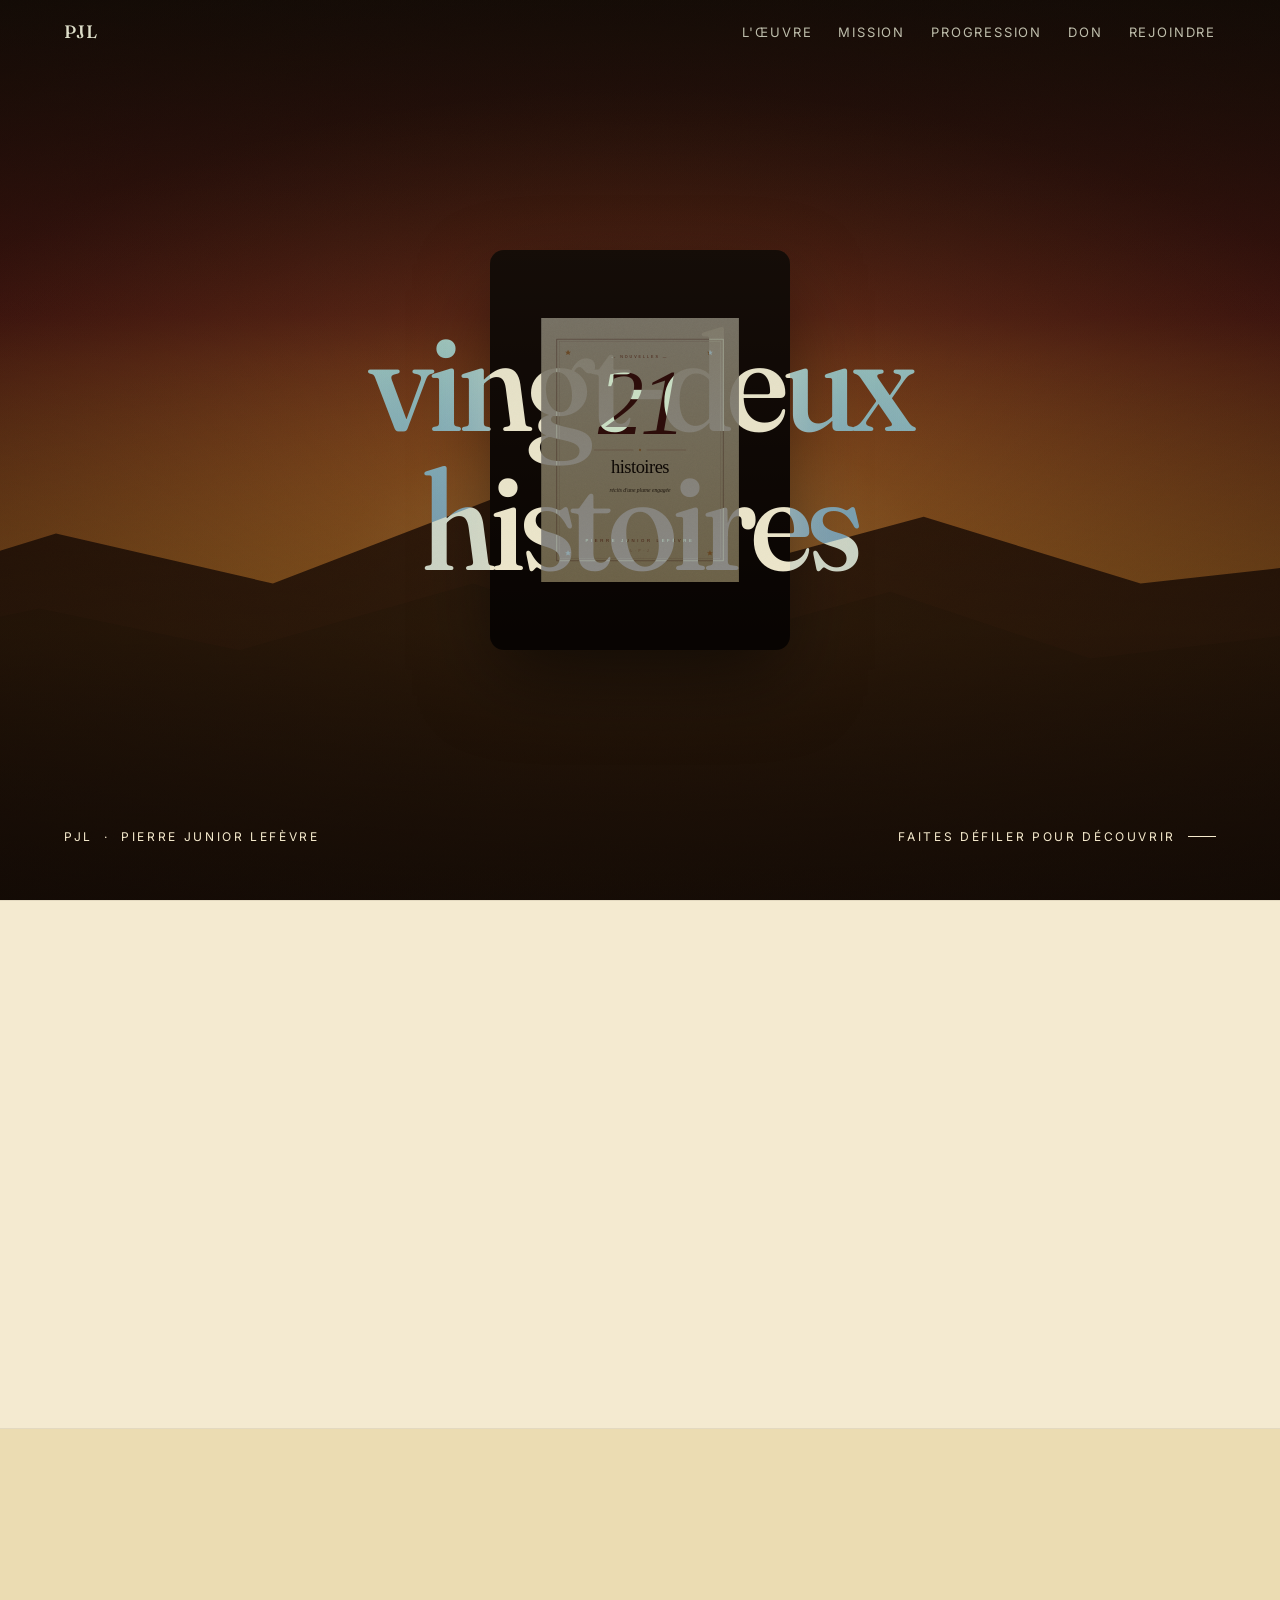
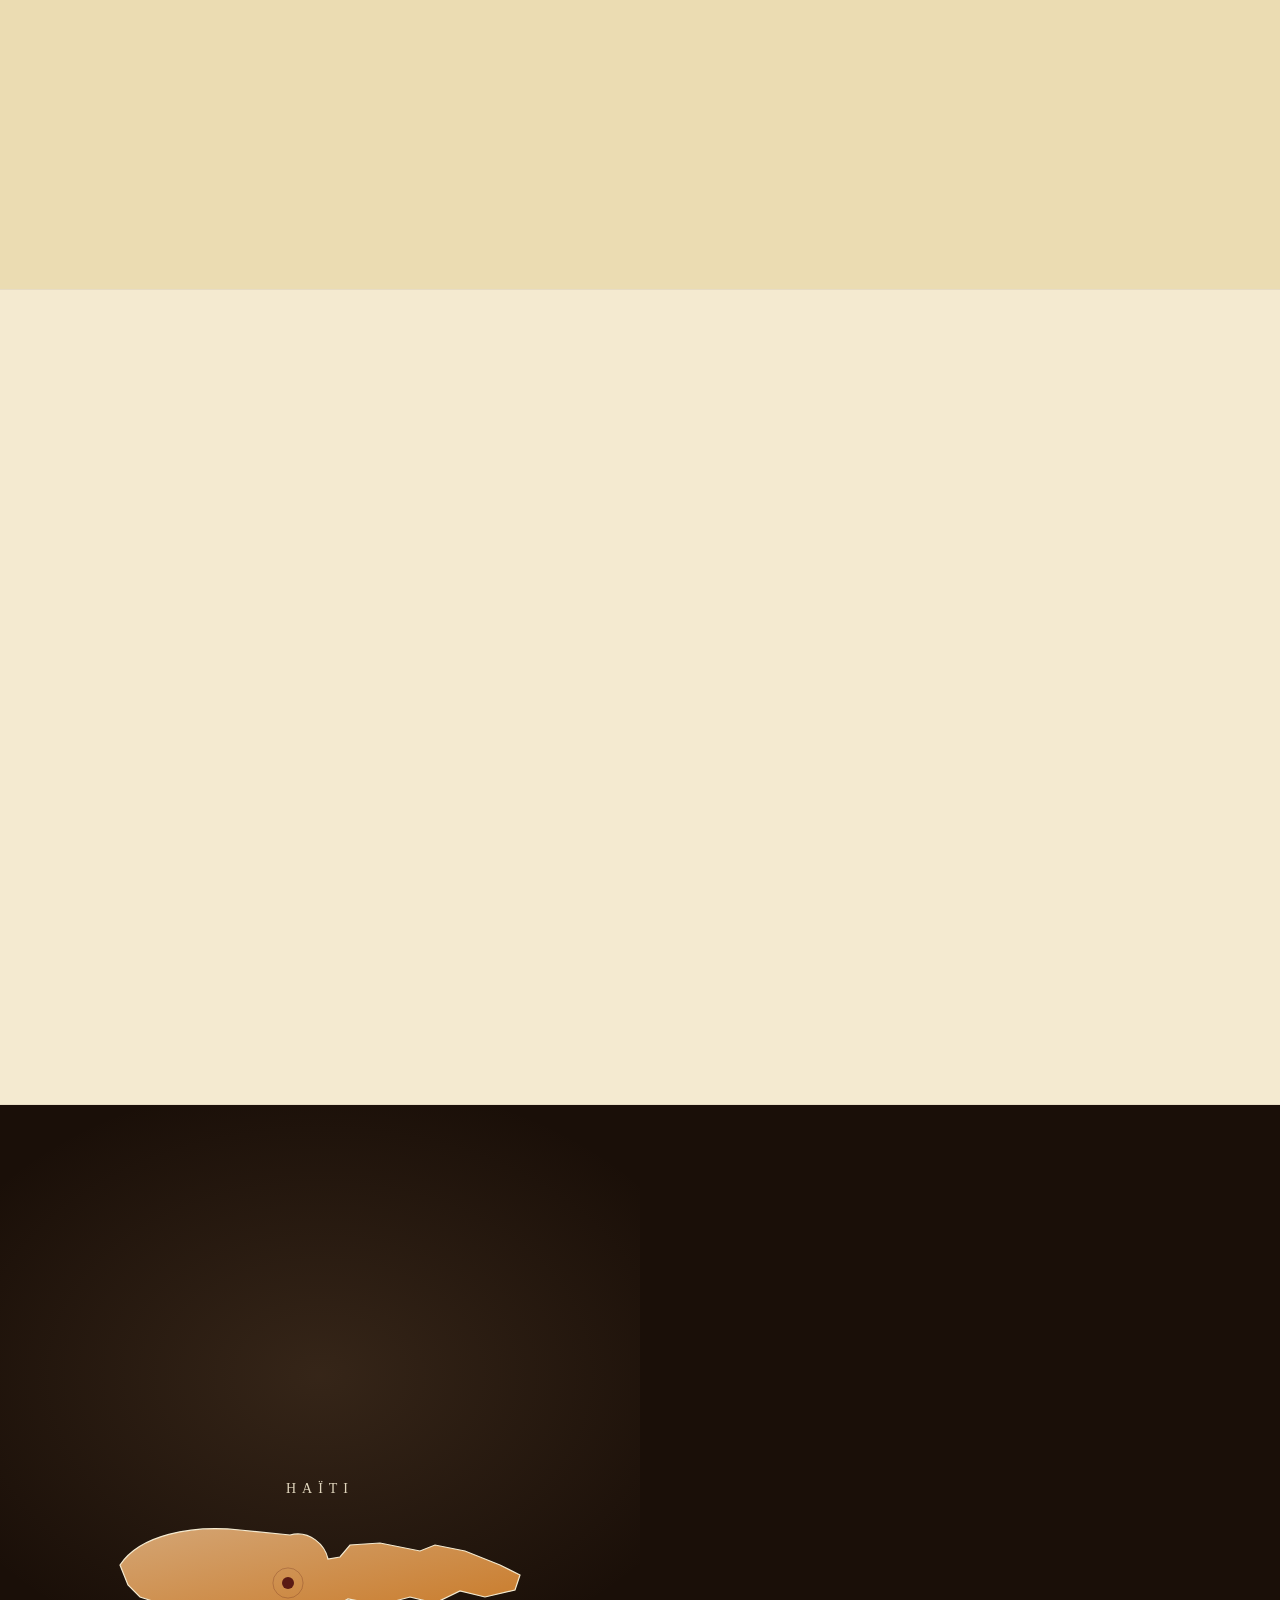
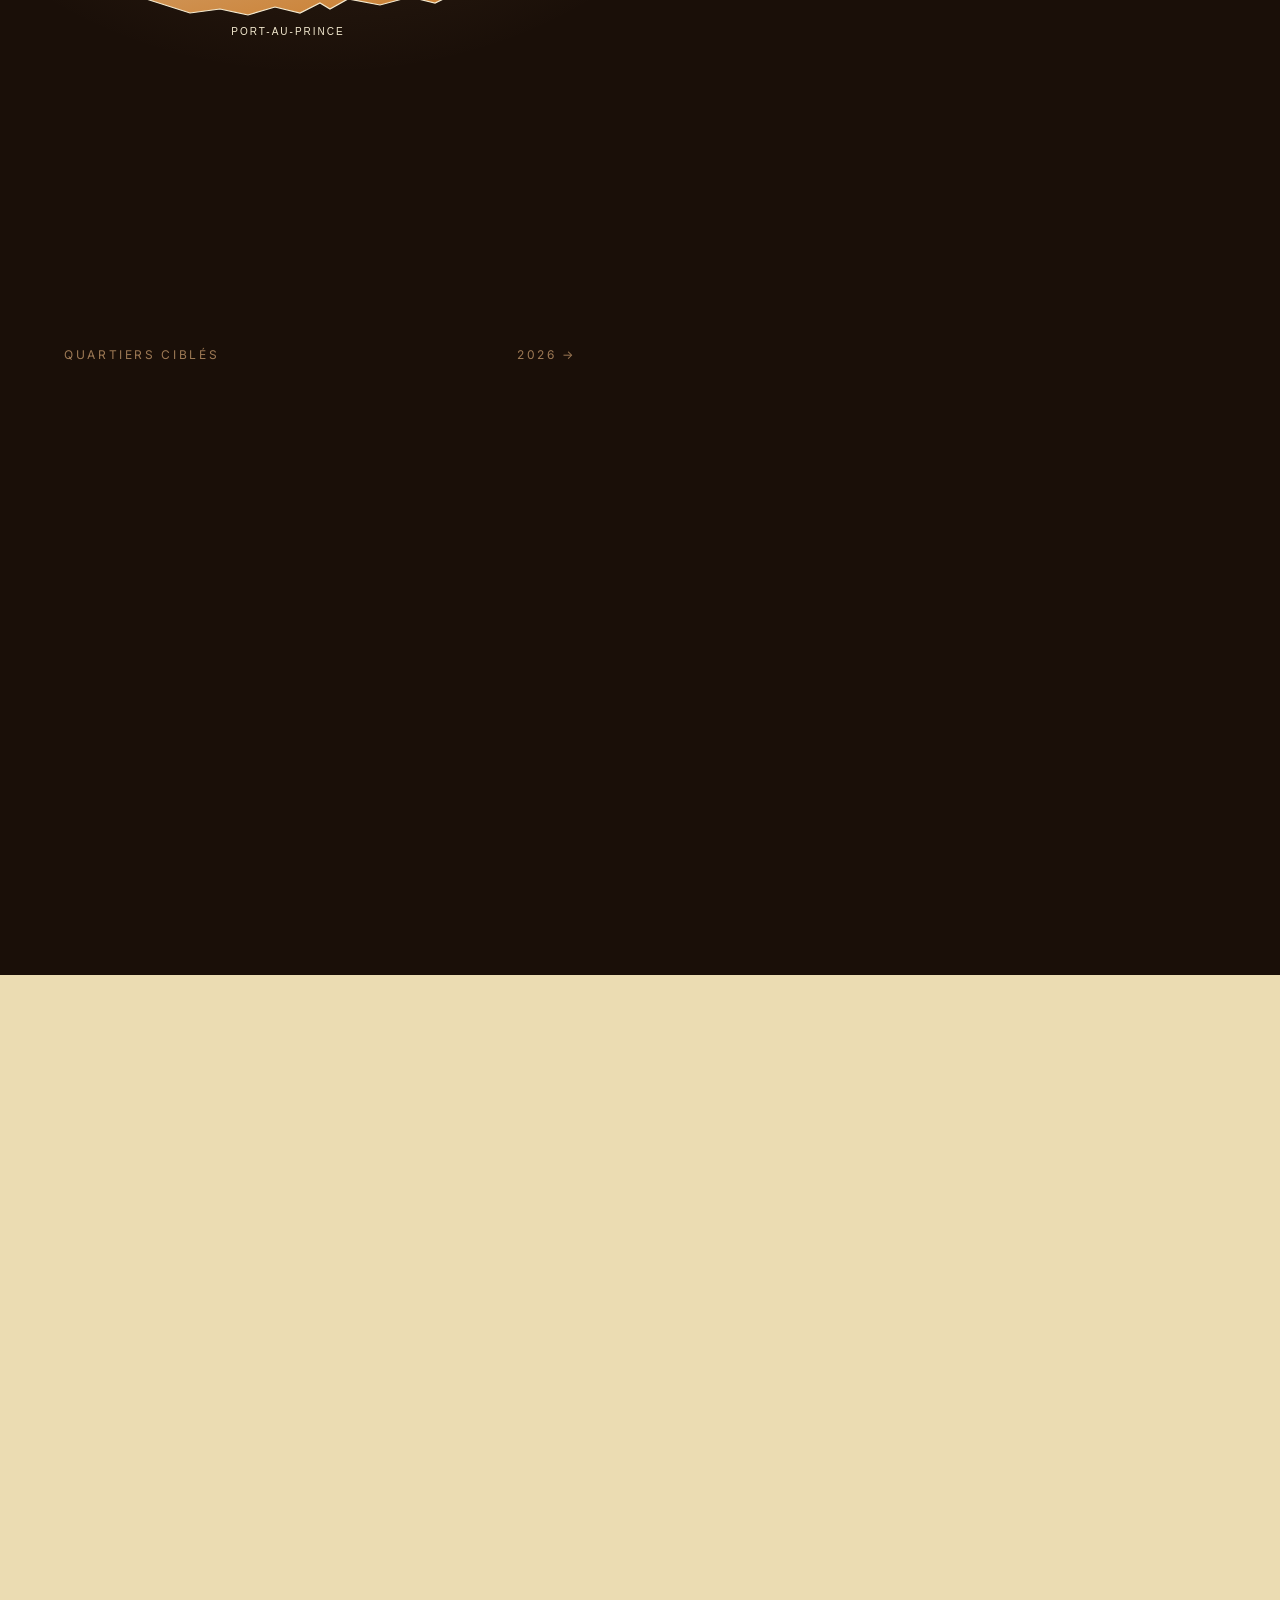
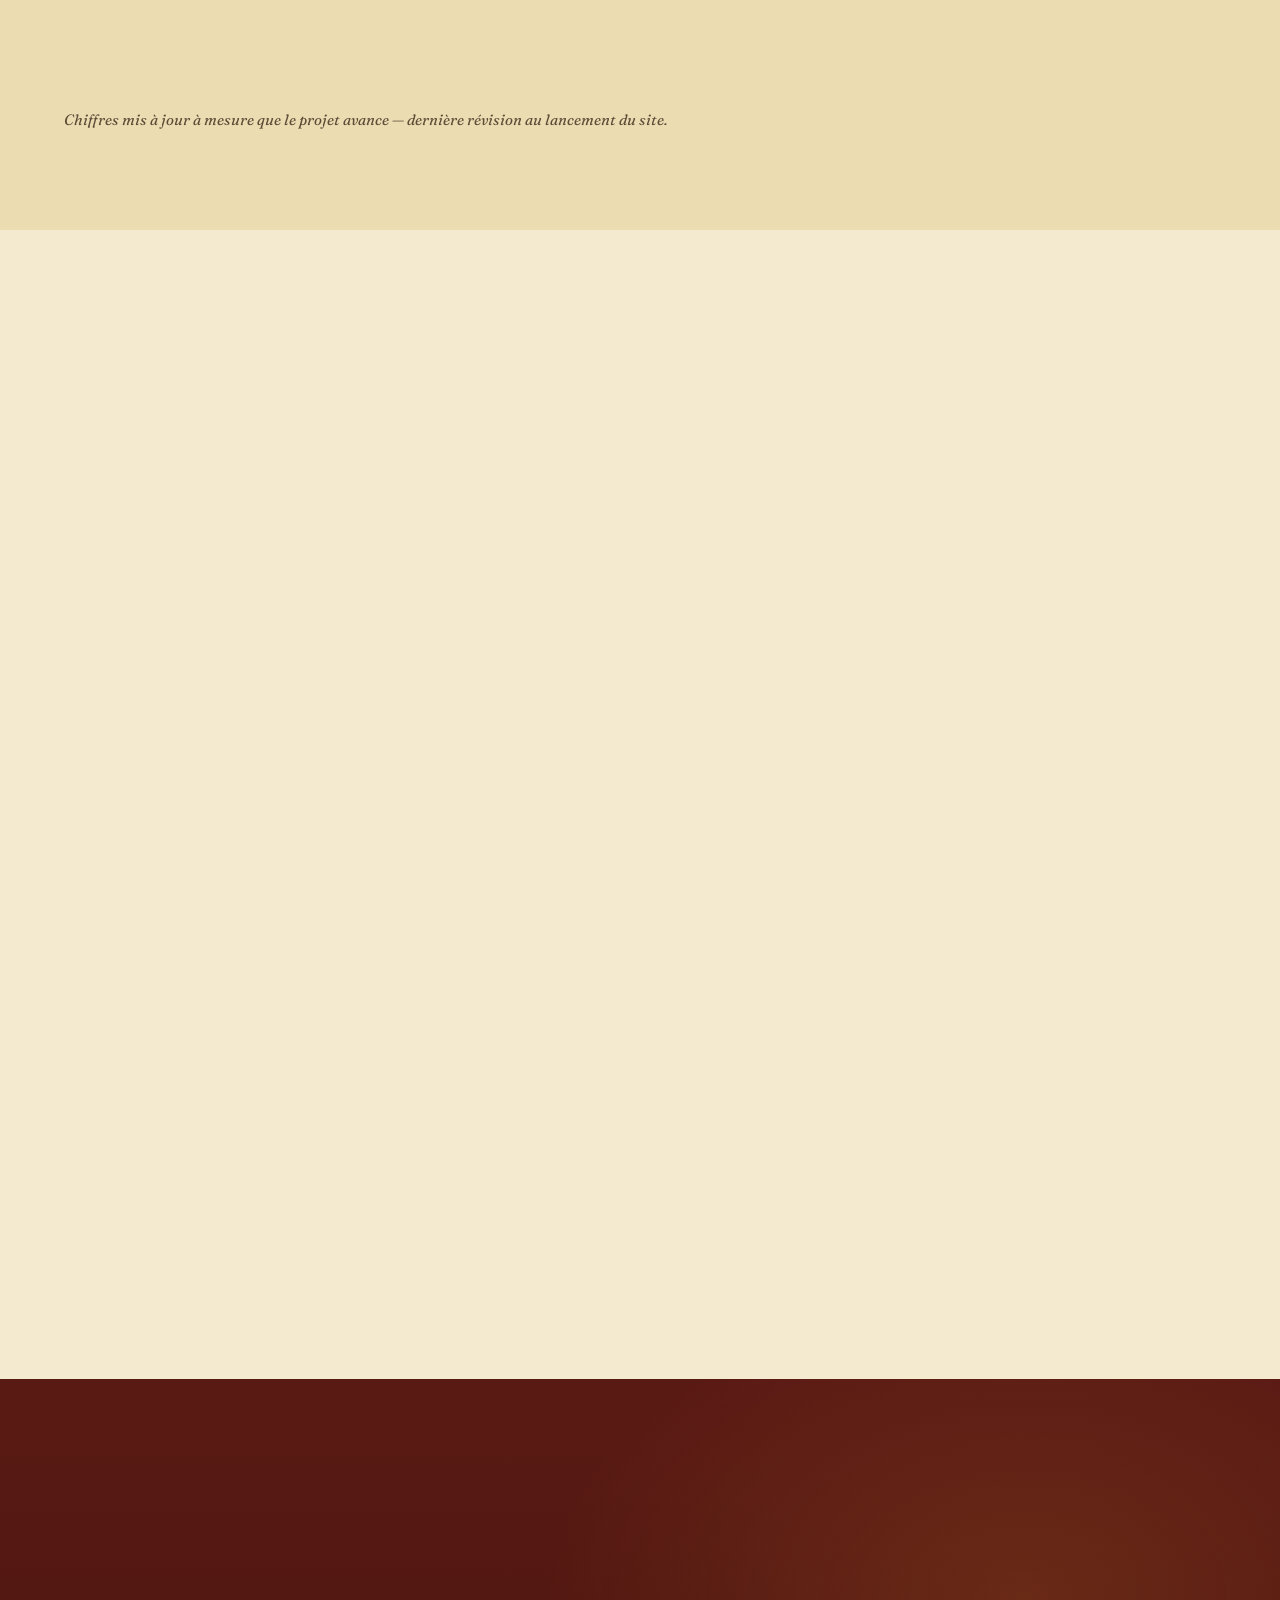
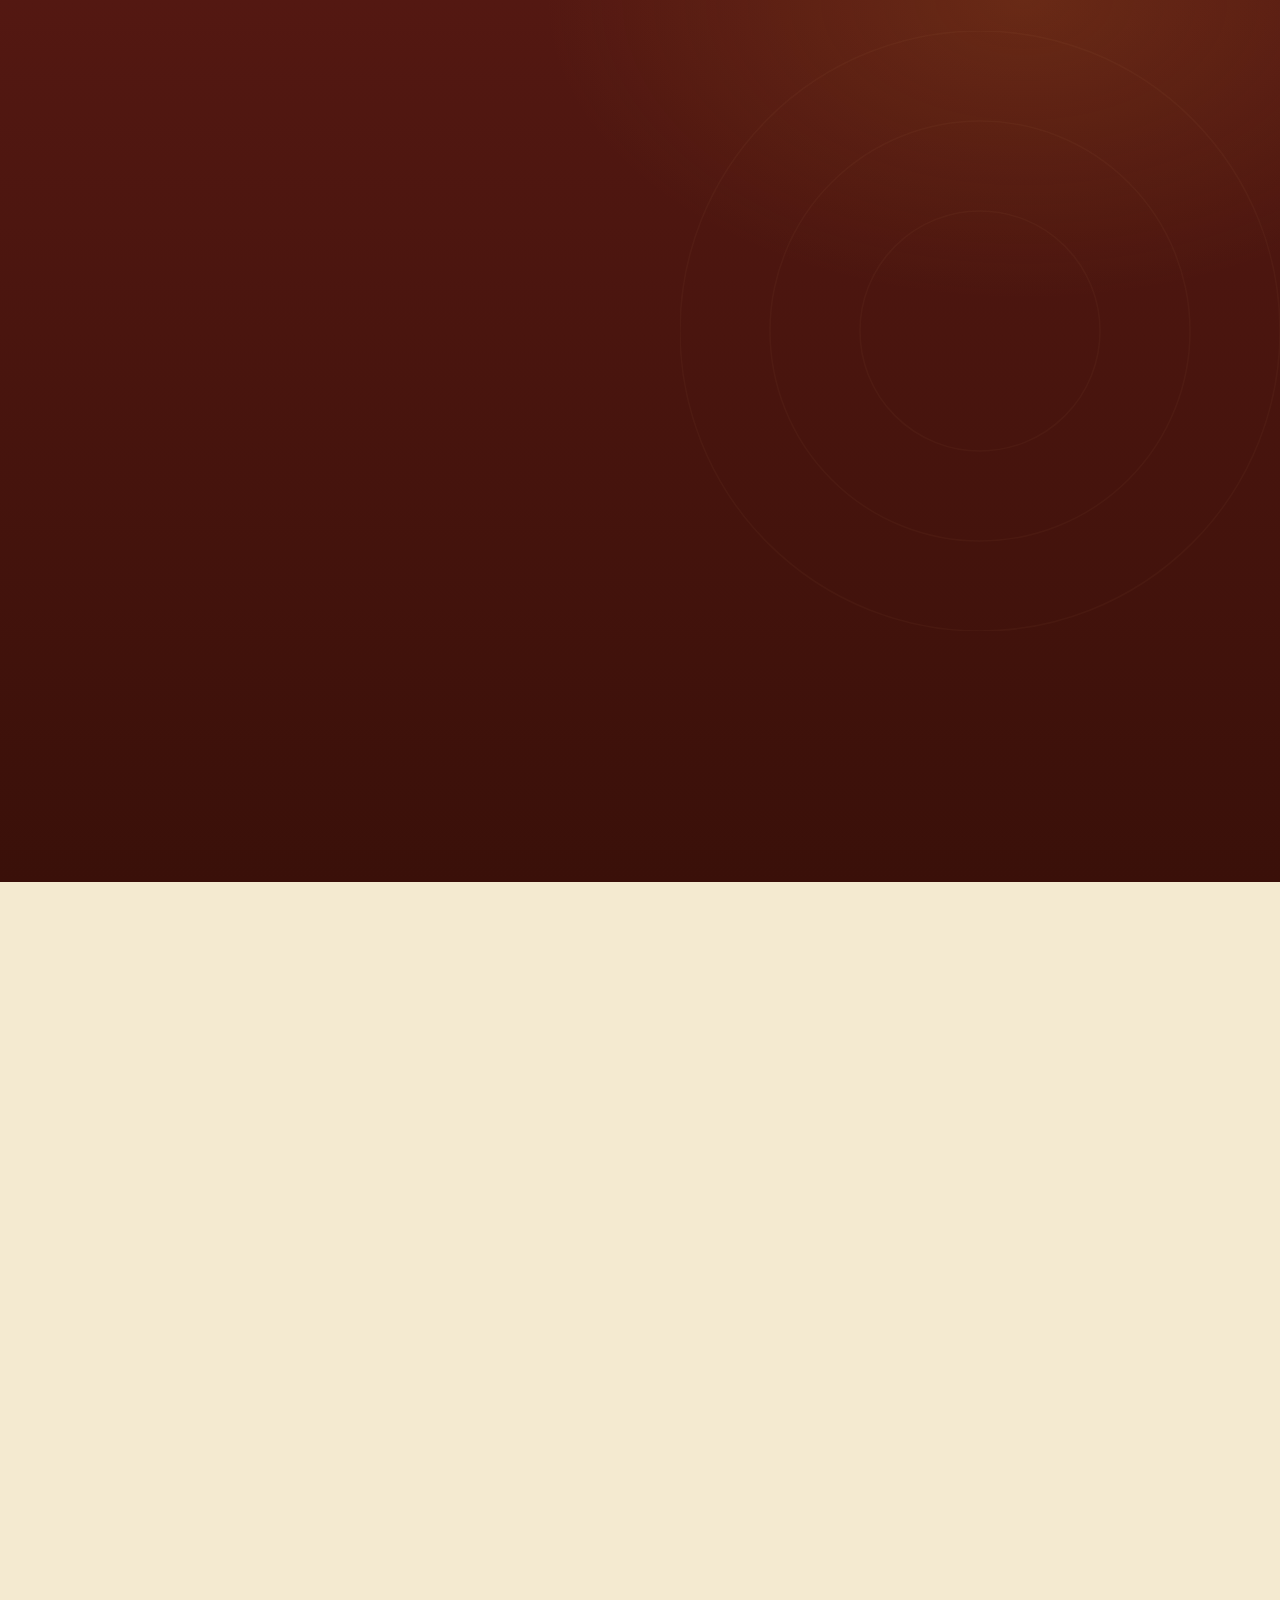
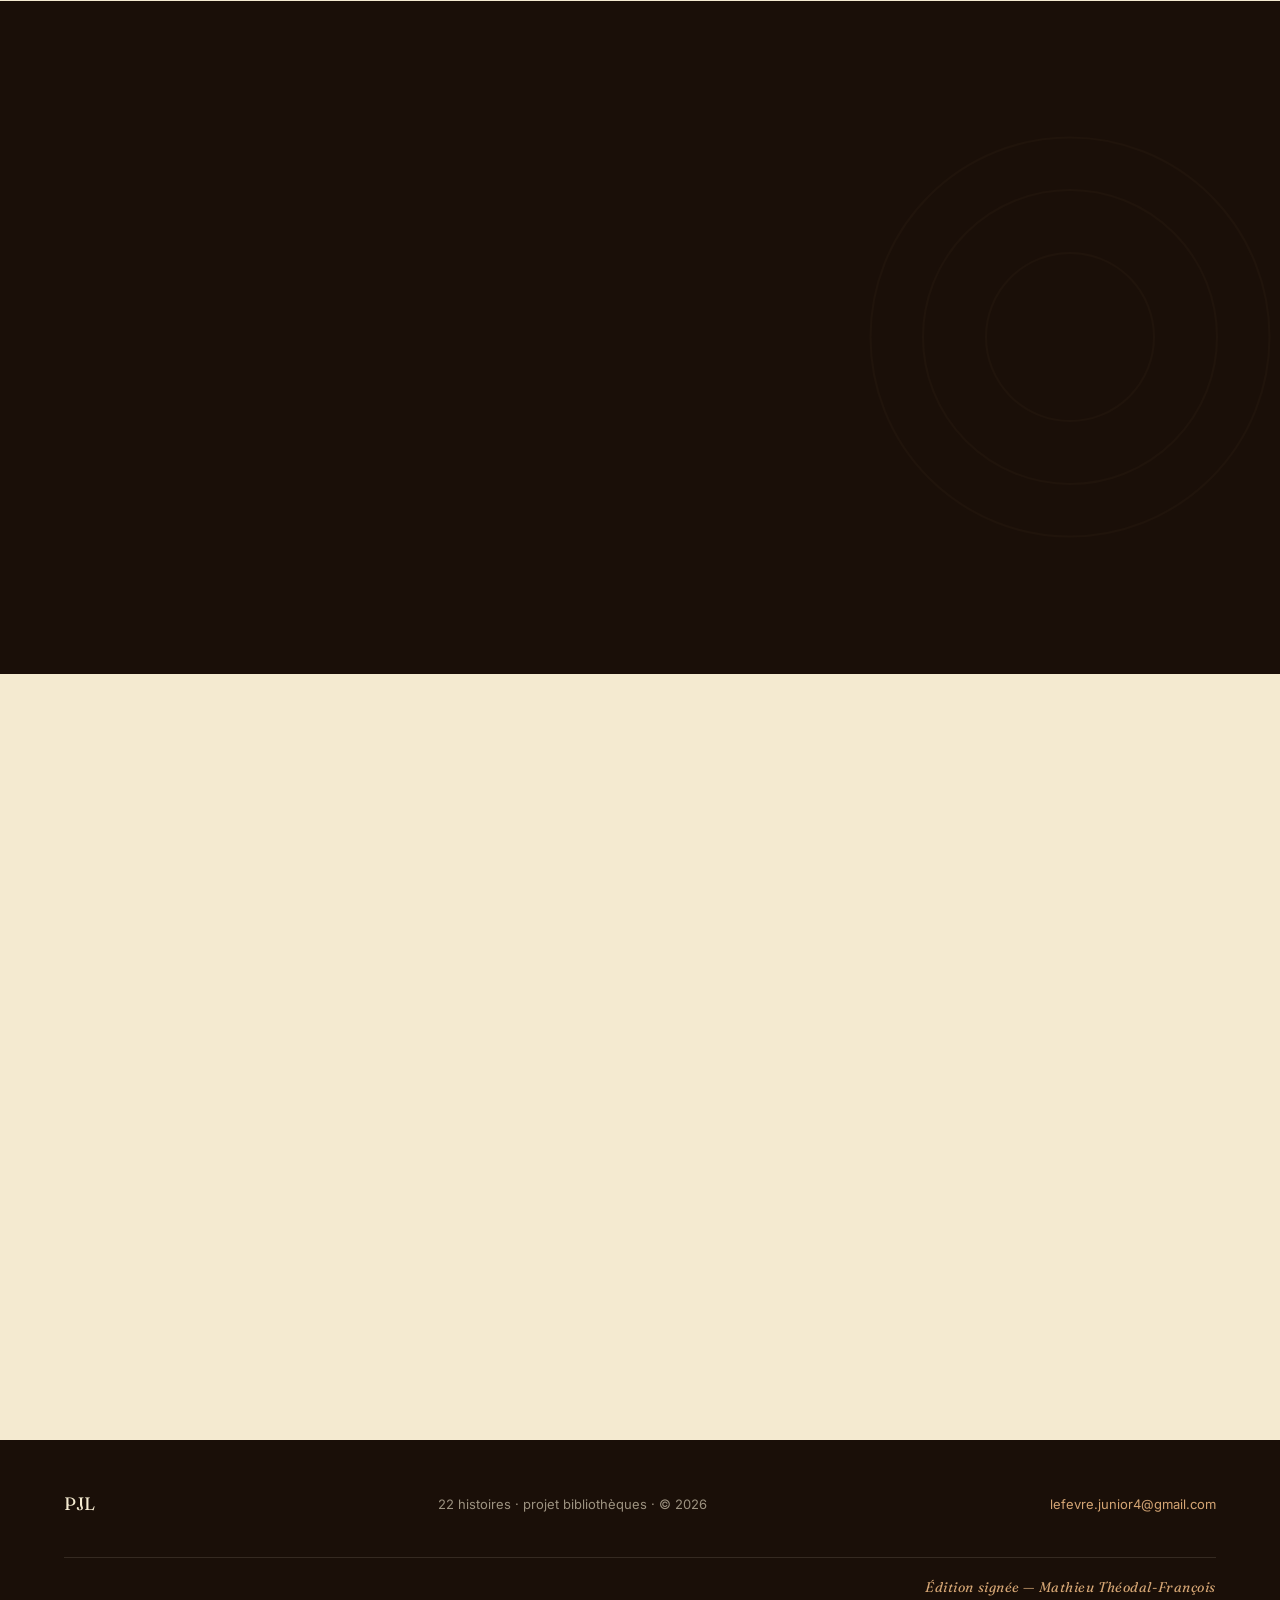
<file: index-v3.html>
<!doctype html>
<html lang="fr">
<head>
  <meta charset="utf-8">
  <meta name="viewport" content="width=device-width, initial-scale=1, viewport-fit=cover">
  <title>PJL — 22 histoires · pour les bibliothèques d'Haïti</title>
  <meta name="description" content="Pierre Junior Lefèvre revient avec 22 histoires. Un projet pour ouvrir des bibliothèques dans les quartiers défavorisés, en commençant par Haïti.">
  <link rel="stylesheet" href="styles.css">
  <link rel="icon" href="data:image/svg+xml;utf8,<svg xmlns='http://www.w3.org/2000/svg' viewBox='0 0 64 64'><rect width='64' height='64' fill='%231a0f08'/><text x='32' y='44' font-family='Georgia' font-size='34' fill='%23c97a28' text-anchor='middle' font-style='italic'>21</text></svg>">
</head>
<body>

  <header class="topbar">
    <a href="index.html" class="brand">PJL</a>
    <nav>
      <a href="#oeuvre">L'œuvre</a>
      <a href="#mission">Mission</a>
      <a href="#progression">Progression</a>
      <a href="#don">Don</a>
      <a href="#artistes">Rejoindre</a>
    </nav>
  </header>

  <!-- ============ HERO scroll-expand · book cover ============ -->
  <section class="hero" data-scroll-expand style="--progress:0">
    <div class="hero__bg">
      <img src="assets/hero-bg.svg" alt="" aria-hidden="true">
    </div>

    <div class="hero__media hero__media--cover">
      <div class="cover-stage">
        <object data="assets/cover-21-histoires.svg" type="image/svg+xml" aria-label="Couverture 22 histoires" style="pointer-events:none"></object>
      </div>
    </div>

    <div class="hero__title">
      <div class="stack">
        <span class="word word--left">vingt-deux</span>
        <span class="word word--right">histoires</span>
      </div>
    </div>

    <div class="hero__meta">
      <span>PJL &nbsp;·&nbsp; Pierre Junior Lefèvre</span>
      <span class="scrollhint">Faites défiler pour découvrir</span>
    </div>
  </section>

  <main>

    <!-- ============ Prélude ============ -->
    <section class="prelude">
      <div class="container grid">
        <div>
          <p class="eyebrow reveal">Prélude</p>
          <h2 class="reveal" data-delay="1">
            Une plume <em>engagée.</em><br>Une mission tenue.
          </h2>
        </div>
        <div class="body">
          <p class="reveal" data-delay="1">
            Après la réédition de plus de <strong>300 textes</strong> réunis en deux tomes
            des <em>Tracts d'un pur laine nègre</em>, publiés aux Éditions Publibook,
            PJL revient avec <strong>22 histoires</strong>.
          </p>
          <p class="reveal" data-delay="2">
            Un univers différent, mais toujours la même plume engagée et le même
            objectif : collecter des fonds pour ouvrir des bibliothèques dans les
            quartiers défavorisés, en commençant par Haïti.
          </p>
          <p class="reveal" data-delay="3">
            Un projet visant à offrir l'accès à la lecture, à la culture et à
            l'éducation — un livre à la fois, un quartier après l'autre.
          </p>
        </div>
      </div>
    </section>

    <!-- ============ L'œuvre ============ -->
    <section class="books" id="oeuvre">
      <div class="container">
        <div class="head">
          <h2 class="reveal">L'œuvre.</h2>
          <p class="aside reveal" data-delay="1">
            Deux corpus, quatre tomes, une même voix. Chaque livre vendu
            participe directement au financement des bibliothèques.
          </p>
        </div>

        <!-- Corpus I — Les Tracts d'un pur laine nègre -->
        <div class="corpus reveal">
          <div class="corpus__head">
            <span class="corpus__label">Corpus I · Recueils</span>
            <h3 class="corpus__title">Les Tracts d'un pur laine nègre</h3>
            <p class="corpus__desc">
              Plus de 300 textes courts, engagés — condition noire, mémoire,
              transmission. Réunis en deux tomes chez Publibook.
            </p>
          </div>
          <div class="corpus__books">
            <article class="book">
              <div class="book__cover">
                <img src="assets/tome-1.jpg" alt="Couverture — Les Tracts d'un pur laine nègre, Tome 1" loading="lazy">
              </div>
              <p class="book__label">Tome I</p>
              <h4 class="book__title">Les Tracts — Tome I</h4>
              <p class="book__meta">Publibook · ebook</p>
              <p class="book__desc">Plus de 150 textes — la condition noire, la mémoire, la transmission.</p>
              <a class="book__buy" href="https://www.amazon.ca/Pierre-Junior-Lef%C3%A8vre-ebook/dp/B0F79HFZ6L" target="_blank" rel="noopener noreferrer">Acheter le ebook</a>
            </article>
            <article class="book">
              <div class="book__cover">
                <img src="assets/tome-2.jpg" alt="Couverture — Les Tracts d'un pur laine nègre, Tome 2" loading="lazy">
              </div>
              <p class="book__label">Tome II</p>
              <h4 class="book__title">Les Tracts — Tome II</h4>
              <p class="book__meta">Publibook</p>
              <p class="book__desc">Suite du premier tome — la plume s'élargit. La langue, l'histoire, l'identité.</p>
              <a class="book__buy" href="https://www.amazon.ca/-/fr/Tracts-dun-pur-laine-n%C3%A8gre/dp/2342379544/ref=tmm_pap_swatch_0" target="_blank" rel="noopener noreferrer">Acheter sur Amazon</a>
            </article>
          </div>
        </div>

        <!-- Corpus II — Les contes de Chodann -->
        <div class="corpus corpus--featured reveal">
          <div class="corpus__head">
            <span class="corpus__label">Corpus II · Nouveau — 22 histoires</span>
            <h3 class="corpus__title">Les contes de Chodann</h3>
            <p class="corpus__desc">
              Vingt-deux histoires en deux tomes — onze par tome.
            </p>
            <p class="corpus__pull">
              « Il y a un choix.<br>Il y a un chemin.<br>Il y a une histoire. »
            </p>
          </div>
          <div class="corpus__books">
            <article class="book">
              <div class="book__cover">
                <img src="assets/chodann-1.jpg" alt="Couverture — Les contes de Chodann, Tome 1, par Pierre Junior Lefèvre" loading="lazy">
              </div>
              <p class="book__label">Tome 1 · Le versant sombre</p>
              <h4 class="book__title">Chodann — Tome 1</h4>
              <p class="book__meta">11 récits</p>
              <p class="book__desc">Enquêtes, portraits, échos de rue — le versant nocturne.</p>
              <details class="book__preface">
                <summary>« Une voix singulière. Une voix libre qui ose. »<span class="book__preface-tag">Lire la préface complète</span></summary>
                <div class="book__preface-full">
                  <p>Il existe des romans qui cherchent la logique pure, l'élégance méthodique, le calme froid de la séduction. Puis, il y a des œuvres qui choisissent un autre chemin : celui du débordement humain, du chaos, du rire nerveux et de l'absurde qui côtoie le drame. Dès les premières pages, le lecteur est plongé dans un univers où les émotions se heurtent sans cesse. Tragédie intime, deuil, trahison, mais aussi humour déjanté : les personnages sont imprévisibles, aussi farfelus qu'inspirés. Le résultat est une œuvre qui refuse les frontières traditionnelles entre le drame social, la satire et la comédie policière.</p>
                  <p>Ses histoires possèdent une voix singulière. Une voix libre qui ose.</p>
                  <p>L'auteur ne cherche pas à lisser ses personnages ni à les rendre parfaitement héroïques. Au contraire, il les expose dans toute leur exagération, leur maladresse, leurs contradictions et leurs excès.</p>
                  <p>Certains personnages apparaissent comme des figures presque théâtrales, grotesques par moments, brillantes à d'autres, dérangeantes souvent, mais toujours profondément vivantes. À travers eux, l'auteur construit un monde où l'absurde devient une méthode à part entière.</p>
                  <p>Mais derrière les éclats de rire et les dialogues volontairement extravagants, les récits abordent aussi des thèmes lourds, tels que la pauvreté, l'abandon des malades, la solitude, la manipulation affective, les dépendances et les failles des institutions. Cette dualité donne aux récits une énergie particulière. On rit, puis soudain, le drame revient frapper à la porte avec une brutalité inattendue.</p>
                  <p>L'un des grands charmes de certaines de ses histoires réside également dans sa langue. Elle est orale, colorée, populaire, profondément ancrée dans une culture québécoise vibrante. Les personnages parlent comme ils vivent : sans filtre, sans retenue, avec des expressions qui donnent aux textes leur rythme et leur personnalité. Leur parole vivante transforme chaque scène en véritable spectacle.</p>
                  <p>Le lecteur doit donc entrer dans ce livre comme on entre dans une pièce de théâtre tumultueuse. Il doit accepter l'excès, accueillir l'imprévu et se laisser entraîner par une narration qui préfère l'élan à la perfection, et l'authenticité à la prudence.</p>
                  <p>Car c'est précisément là que se trouve la force de ces histoires : dans leur capacité à créer un univers reconnaissable entre mille.</p>
                  <p>Et derrière le rire, derrière le chaos, une question demeure constamment : jusqu'où les blessures humaines peuvent-elles pousser quelqu'un ?</p>
                  <p>Il ne reste maintenant qu'à ouvrir la porte de ces histoires singulières… et à accepter de suivre les personnages dans leurs mondes imprévisibles.</p>
                  <p><em>Bonne lecture…</em></p>
                </div>
              </details>
            </article>
            <article class="book">
              <div class="book__cover">
                <img src="assets/chodann-2.jpg" alt="Couverture — Les contes de Chodann, Tome 2, par Pierre Junior Lefèvre" loading="lazy">
              </div>
              <p class="book__label">Tome 2 · Le versant clair</p>
              <h4 class="book__title">Chodann — Tome 2</h4>
              <p class="book__meta">11 récits</p>
              <p class="book__desc">L'autre versant, en pleine lumière — mystique, tendresse, contradictions.</p>
              <details class="book__preface">
                <summary>« Le besoin d'exister avec dignité, dans un monde où beaucoup doivent constamment prouver qu'ils méritent leur place. »<span class="book__preface-tag">Lire la préface complète</span></summary>
                <div class="book__preface-full">
                  <p>Il existe des histoires qui divertissent, d'autres qui dénoncent, et puis il y a celles qui ouvrent une porte sur une réalité que beaucoup regardent sans jamais vraiment la voir. Ces histoires appartiennent à cette dernière catégorie.</p>
                  <p>Elles nous plongent dans l'univers souvent contradictoire de l'immigration moderne : l'espoir qui pousse à partir, les sacrifices silencieux, l'humiliation invisible, la fatigue qui use le corps autant que les rêves, mais aussi cette volonté féroce de survivre, coûte que coûte.</p>
                  <p>Ici, le paradis promis ne brille pas seulement de gratte-ciel et de lumières. Il transpire aussi la solitude, les nuits sans sommeil, les identités fragmentées et les compromis imposés par un système qui accueille autant qu'il écrase.</p>
                  <p>Les personnages ne sont ni des héros ni des victimes absolues. Ce sont des êtres complexes, façonnés par la nécessité. Tantôt drôles, rusés, touchants, excessifs, immoraux ou profondément humains, ils avancent dans une société où chacun joue un rôle pour rester debout.</p>
                  <p>Ces histoires exposent les zones grises de l'ambition, du désir, du pouvoir et de l'intégration. Elles montrent comment l'homme peut, peu à peu, se transformer au contact d'un monde qui récompense l'apparence, l'audace et parfois même le mensonge davantage que la vérité.</p>
                  <p>La force de ces histoires réside dans leur voix : une langue vivante, directe, imprégnée de réalisme populaire, d'humour brut et de colère sociale. Les récits naviguent entre satire, chronique urbaine et drame humain, sans chercher à embellir ce qu'ils racontent.</p>
                  <p>Au contraire, ils osent montrer la contradiction d'un système où l'on rêve de liberté tout en devenant prisonnier du travail, du regard des autres et de ses propres ambitions.</p>
                  <p>Mais au-delà des combines et des scènes provocantes, ces histoires parlent surtout d'une chose universelle : le besoin d'exister avec dignité dans un monde où beaucoup doivent constamment prouver qu'ils méritent leur place.</p>
                  <p>Le lecteur découvrira ici un univers vibrant, parfois dérangeant, souvent drôle, mais toujours profondément humain. Des histoires de survie contemporaine racontées sans masque, avec leurs blessures, leurs tentations et leurs vérités.</p>
                  <p><em>Bonne lecture…</em></p>
                </div>
              </details>
            </article>
          </div>
        </div>
      </div>
    </section>

    <!-- ============ Dédicace — livre signé ============ -->
    <section class="dedicace" id="dedicace">
      <div class="container">
        <div class="dedicace__grid">
          <div class="dedicace__intro">
            <p class="eyebrow reveal">— Édition signée —</p>
            <h2 class="reveal" data-delay="1">Un livre <em>signé,</em><br>envoyé par l'auteur.</h2>
            <p class="reveal" data-delay="2">
              Pour ceux qui veulent tenir en main un exemplaire dédicacé
              de la main de l'auteur, chaque commande passée directement
              est signée, personnalisée si vous le souhaitez, et postée
              depuis Montréal.
            </p>
          </div>

          <div class="dedicace__steps">
            <div class="step reveal" data-delay="1">
              <span class="step__num">01</span>
              <div>
                <strong>Écrire</strong>
                <p>Un courriel avec le tome souhaité et le prénom pour la dédicace.</p>
              </div>
            </div>
            <div class="step reveal" data-delay="2">
              <span class="step__num">02</span>
              <div>
                <strong>Payer</strong>
                <p>Par virement Interac — mêmes coordonnées que le don, avec la mention « Commande ».</p>
              </div>
            </div>
            <div class="step reveal" data-delay="3">
              <span class="step__num">03</span>
              <div>
                <strong>Recevoir</strong>
                <p>Livre signé de la main de l'auteur, envoyé postalement à l'adresse indiquée.</p>
              </div>
            </div>
          </div>
        </div>

        <div class="dedicace__cta reveal" data-delay="1">
          <a class="btn btn--ink" href="mailto:lefevre.junior4@gmail.com?subject=Commande%20d%C3%A9dicac%C3%A9e%20%E2%80%94%20Tracts%20d%27un%20pur%20laine%20n%C3%A8gre&body=Bonjour%20Junior%2C%0A%0AJe%20souhaiterais%20commander%20un%20exemplaire%20d%C3%A9dicac%C3%A9%20%3A%0A%0ATome%20%3A%20%0APr%C3%A9nom%20pour%20la%20d%C3%A9dicace%20%3A%20%0AAdresse%20postale%20%3A%20%0A%0AMerci%20!%0A">
            Commander avec dédicace
          </a>
          <span class="dedicace__ps">
            Chaque commande signée, comme le don, alimente directement le projet bibliothèques.
          </span>
        </div>
      </div>
    </section>

    <!-- ============ Mission ============ -->
    <section class="mission" id="mission">
      <div class="sticky-wrap">
        <div class="panel-left">
          <img src="assets/haiti-map.svg" alt="Carte stylisée d'Haïti, Port-au-Prince marqué" class="haiti-map">
          <div class="caption">
            <span>Quartiers ciblés</span>
            <span>2026 →</span>
          </div>
        </div>

        <div class="panel-right">
          <div class="block reveal">
            <p class="eyebrow">La mission</p>
            <h3>Des bibliothèques là où les livres n'arrivent pas.</h3>
            <p>
              Ouvrir, équiper et faire vivre des bibliothèques dans les quartiers
              défavorisés. Commencer par Haïti — Port-au-Prince et au-delà —
              parce que c'est là que tout a commencé, et là que tout doit
              recommencer.
            </p>
          </div>

          <div class="block reveal" data-delay="1">
            <p class="eyebrow">Trois piliers</p>
            <h3>Lecture, culture, éducation.</h3>
            <p>
              Un même geste : remettre dans les mains des enfants — et des
              adultes — les outils dont ils ont été privés. Des livres. Des
              ordinateurs. De la musique. Un endroit où s'asseoir et apprendre.
            </p>

            <div class="pillars">
              <div class="pillar">
                <strong>Lecture</strong>
                <span>Livres &amp; revues</span>
              </div>
              <div class="pillar">
                <strong>Culture</strong>
                <span>Musique &amp; arts</span>
              </div>
              <div class="pillar">
                <strong>Éducation</strong>
                <span>Outils &amp; fournitures</span>
              </div>
            </div>
          </div>

          <div class="block reveal" data-delay="2">
            <p class="eyebrow">La méthode</p>
            <h3>Chaque livre vendu finance la suite.</h3>
            <p>
              Les ventes des deux tomes des <em>Tracts</em> et des deux tomes
              des <em>Contes de Chodann</em> alimentent directement le fonds
              de construction et d'équipement. Chaque don complète, accélère,
              prolonge.
            </p>
          </div>
        </div>
      </div>
    </section>

    <!-- ============ Progression — objectifs An 1 ============ -->
    <section class="progression" id="progression">
      <div class="container">
        <p class="eyebrow reveal">— Où en est le projet —</p>
        <h2 class="reveal" data-delay="1">La progression, <em>en chiffres.</em></h2>
        <p class="progression__sub reveal" data-delay="2">
          Un projet vivant, mis à jour au fil des dons et des livraisons.
          Voici les objectifs de la première année — et où en est la
          collecte au moment où vous lisez ces lignes.
        </p>

        <div class="metrics">
          <div class="metric reveal" data-delay="1">
            <span class="metric__eyebrow">Objectif · An 1</span>
            <p class="metric__value">1&nbsp;500 <span class="metric__unit">livres</span></p>
            <div class="metric__bar"><span style="width:8%"></span></div>
            <p class="metric__now">≈ 120 collectés à ce jour</p>
          </div>
          <div class="metric reveal" data-delay="2">
            <span class="metric__eyebrow">Objectif · An 1</span>
            <p class="metric__value">20 <span class="metric__unit">ordinateurs</span></p>
            <div class="metric__bar"><span style="width:20%"></span></div>
            <p class="metric__now">4 reçus, prêts à partir</p>
          </div>
          <div class="metric reveal" data-delay="3">
            <span class="metric__eyebrow">Objectif · An 1</span>
            <p class="metric__value">25&nbsp;000 <span class="metric__unit">CAD</span></p>
            <div class="metric__bar"><span style="width:5%"></span></div>
            <p class="metric__now">Collecte en cours</p>
          </div>
          <div class="metric reveal" data-delay="4">
            <span class="metric__eyebrow">Étape 01</span>
            <p class="metric__value">01 <span class="metric__unit">bibliothèque</span></p>
            <div class="metric__bar"><span style="width:15%"></span></div>
            <p class="metric__now">Site identifié · Port-au-Prince</p>
          </div>
        </div>

        <p class="progression__note reveal">
          Chiffres mis à jour à mesure que le projet avance — dernière
          révision au lancement du site.
        </p>
      </div>
    </section>

    <!-- ============ Aider ============ -->
    <section class="aider" id="aider">
      <div class="container container--wide">
        <p class="eyebrow reveal">Comment aider</p>
        <h2 class="reveal" data-delay="1">Sept façons de soutenir.</h2>
        <p class="sub reveal" data-delay="2">
          Acheter, donner, transmettre. Toute contribution — même la plus
          discrète — entre dans la même mission : ouvrir une porte
          de plus vers la lecture.
        </p>

        <div class="bento">
          <div class="card card--01 reveal" data-delay="1">
            <div>
              <p class="num">01</p>
              <h4>Acheter les livres.</h4>
            </div>
            <p>Les tomes des <em>Tracts</em> (Publibook) et des <em>Contes de Chodann</em>. La première façon d'aider.</p>
          </div>
          <div class="card card--02 reveal" data-delay="2">
            <div>
              <p class="num">02</p>
              <h4>Donner des livres.</h4>
            </div>
            <p>Romans, jeunesse, manuels, dictionnaires — toute lecture qui peut prendre place sur une étagère.</p>
          </div>

          <div class="card card--03 reveal" data-delay="1">
            <div>
              <p class="num">03</p>
              <h4>Ordinateurs &amp; tablettes.</h4>
            </div>
            <p>Pour la lecture numérique et la recherche.</p>
          </div>
          <div class="card card--04 reveal" data-delay="2">
            <div>
              <p class="num">04</p>
              <h4>Imprimantes.</h4>
            </div>
            <p>Pour copier, partager, transmettre.</p>
          </div>
          <div class="card card--05 reveal" data-delay="3">
            <div>
              <p class="num">05</p>
              <h4>Fournitures scolaires.</h4>
            </div>
            <p>Cahiers, stylos, sacs — l'essentiel.</p>
          </div>

          <div class="card card--06 reveal" data-delay="1">
            <div>
              <p class="num">06</p>
              <h4>Instruments de musique.</h4>
            </div>
            <p>La culture ne s'arrête pas aux pages. Tout instrument, en état, trouve sa place.</p>
          </div>
          <div class="card card--07 reveal" data-delay="2">
            <div>
              <p class="num">07</p>
              <h4>Mobilier de bibliothèque.</h4>
            </div>
            <p>Étagères, tables, chaises — l'infrastructure d'un lieu où l'on peut s'asseoir et lire.</p>
          </div>
        </div>
      </div>
    </section>

    <!-- ============ Don Interac ============ -->
    <section class="don" id="don">
      <div class="container">
        <p class="eyebrow reveal" style="color: var(--or)">Faire un don</p>
        <h2 class="reveal" data-delay="1">
          Un virement, <em>un chapitre</em><br>de plus.
        </h2>
        <p class="lead reveal" data-delay="2">
          Don par virement Interac vers la Banque TD. Indiquez la mention
          <strong style="color: var(--or)">« Don »</strong> dans la transaction
          pour qu'il soit alloué directement au projet bibliothèques.
        </p>

        <div class="interac">
          <div class="interac__card reveal" data-delay="2">
            <div class="row">
              <span class="label">Banque</span>
              <span class="value">TD Canada Trust</span>
            </div>
            <div class="row">
              <span class="label">Numéro de téléphone</span>
              <span class="value value--mono">514-546-7118</span>
            </div>
            <div class="row">
              <span class="label">Courriel Interac</span>
              <span class="value value--mono">lefevre.junior4@gmail.com</span>
            </div>

            <div style="display:flex; gap:12px; flex-wrap:wrap; margin-top:12px;">
              <button class="btn btn--primary"
                      data-copy="TD&#10;Téléphone : 514-546-7118&#10;Courriel : lefevre.junior4@gmail.com&#10;Mention : Don">
                Copier les coordonnées
              </button>
              <a class="btn btn--ghost" href="mailto:lefevre.junior4@gmail.com?subject=Don%20%E2%80%94%20projet%20biblioth%C3%A8ques%20Ha%C3%AFti">
                Écrire à PJL
              </a>
            </div>
          </div>

          <aside class="interac__note reveal" data-delay="3">
            <div>
              <h4>N'oubliez pas la mention.</h4>
              <p>
                Pour que votre virement soit identifié comme participation au
                projet et alloué au fonds bibliothèques, ajoutez simplement
                « Don » dans le message de la transaction Interac.
              </p>
            </div>
            <span class="tag">Mention « Don »</span>
          </aside>
        </div>
      </div>
    </section>

    <!-- ============ Donateurs — mur de reconnaissance ============ -->
    <section class="donateurs" id="donateurs">
      <div class="container">
        <div class="donateurs__head">
          <div>
            <p class="eyebrow reveal">— Ils portent avec nous —</p>
            <h2 class="reveal" data-delay="1">Le mur des <em>donateurs.</em></h2>
          </div>
          <p class="donateurs__intro reveal" data-delay="2">
            Sur simple accord, votre nom peut apparaître ici — pas de somme,
            juste une reconnaissance publique pour celles et ceux qui
            souhaitent être visibles. Ajoutez la mention « Afficher mon nom »
            à votre virement, ou écrivez-nous.
          </p>
        </div>

        <ul class="donateurs__wall reveal">
          <li class="donor">
            <span class="donor__name">— Premier·ère donateur·rice</span>
            <span class="donor__note">« Que la lecture arrive partout. »</span>
          </li>
          <li class="donor">
            <span class="donor__name">Anonyme</span>
            <span class="donor__note">« Merci de porter Haïti. »</span>
          </li>
          <li class="donor">
            <span class="donor__name">— Nom à venir</span>
          </li>
          <li class="donor donor--empty">
            <span class="donor__cta">Votre nom<br>ici ?</span>
          </li>
        </ul>

        <p class="donateurs__foot reveal" data-delay="1">
          Ce mur est vivant — de nouvelles cartes s'ajoutent au fil des dons.
        </p>
      </div>
    </section>

    <!-- ============ Artistes — porte ouverte ============ -->
    <section class="artistes" id="artistes">
      <div class="container">
        <div class="artistes__wrap">
          <div class="artistes__left">
            <p class="eyebrow reveal">— Porte ouverte —</p>
            <h2 class="reveal" data-delay="1">Vous êtes <em>artiste ?</em><br>Rejoignez la cause.</h2>
          </div>
          <div class="artistes__right">
            <p class="reveal">
              Peintres, musicien·nes, illustrateur·rices, artisans,
              photographes — la porte est ouverte à toutes celles et ceux qui
              souhaitent exposer, vendre ou partager leur travail au bénéfice
              du même projet.
            </p>
            <p class="reveal" data-delay="1">
              Œuvre en édition limitée, mini-concert, atelier, résidence
              d'écriture — l'idée est de multiplier les moyens de rassembler
              des fonds sans se limiter à la littérature.
            </p>

            <div class="disciplines reveal" data-delay="2">
              <span>Arts visuels</span>
              <span>Musique</span>
              <span>Photographie</span>
              <span>Artisanat</span>
              <span>Ateliers</span>
            </div>

            <a class="btn btn--primary reveal" data-delay="3" href="mailto:lefevre.junior4@gmail.com?subject=Proposition%20d%27artiste%20%E2%80%94%20projet%20biblioth%C3%A8ques%20Ha%C3%AFti">
              Proposer un projet
            </a>
          </div>
        </div>
      </div>
    </section>

    <!-- ============ Merci ============ -->
    <section class="merci">
      <div class="container">
        <p class="eyebrow reveal">Mèsi anpil</p>
        <h2 class="reveal" data-delay="1">
          Merci de <em>soutenir</em><br>cette mission.
        </h2>
        <p class="reveal" data-delay="2">
          Chaque livre acheté, chaque carton donné, chaque virement reçu —
          c'est un rayon de plus, une chaise de plus, une lampe de plus dans
          un endroit où il n'y en avait pas.
        </p>
        <span class="signature reveal" data-delay="3">— Pierre Junior Lefèvre</span>
      </div>
    </section>
  </main>

  <footer>
    <span class="brand">PJL</span>
    <span>22 histoires · projet bibliothèques · © <span data-year>2026</span></span>
    <a href="mailto:lefevre.junior4@gmail.com">lefevre.junior4@gmail.com</a>
    <span class="footer__signature">Édition signée — Mathieu Théodal-François</span>
  </footer>

  <div class="toast" role="status" aria-live="polite"></div>

  <script src="scroll-expand.js"></script>
  <script src="main.js"></script>
</body>
</html>
</file>
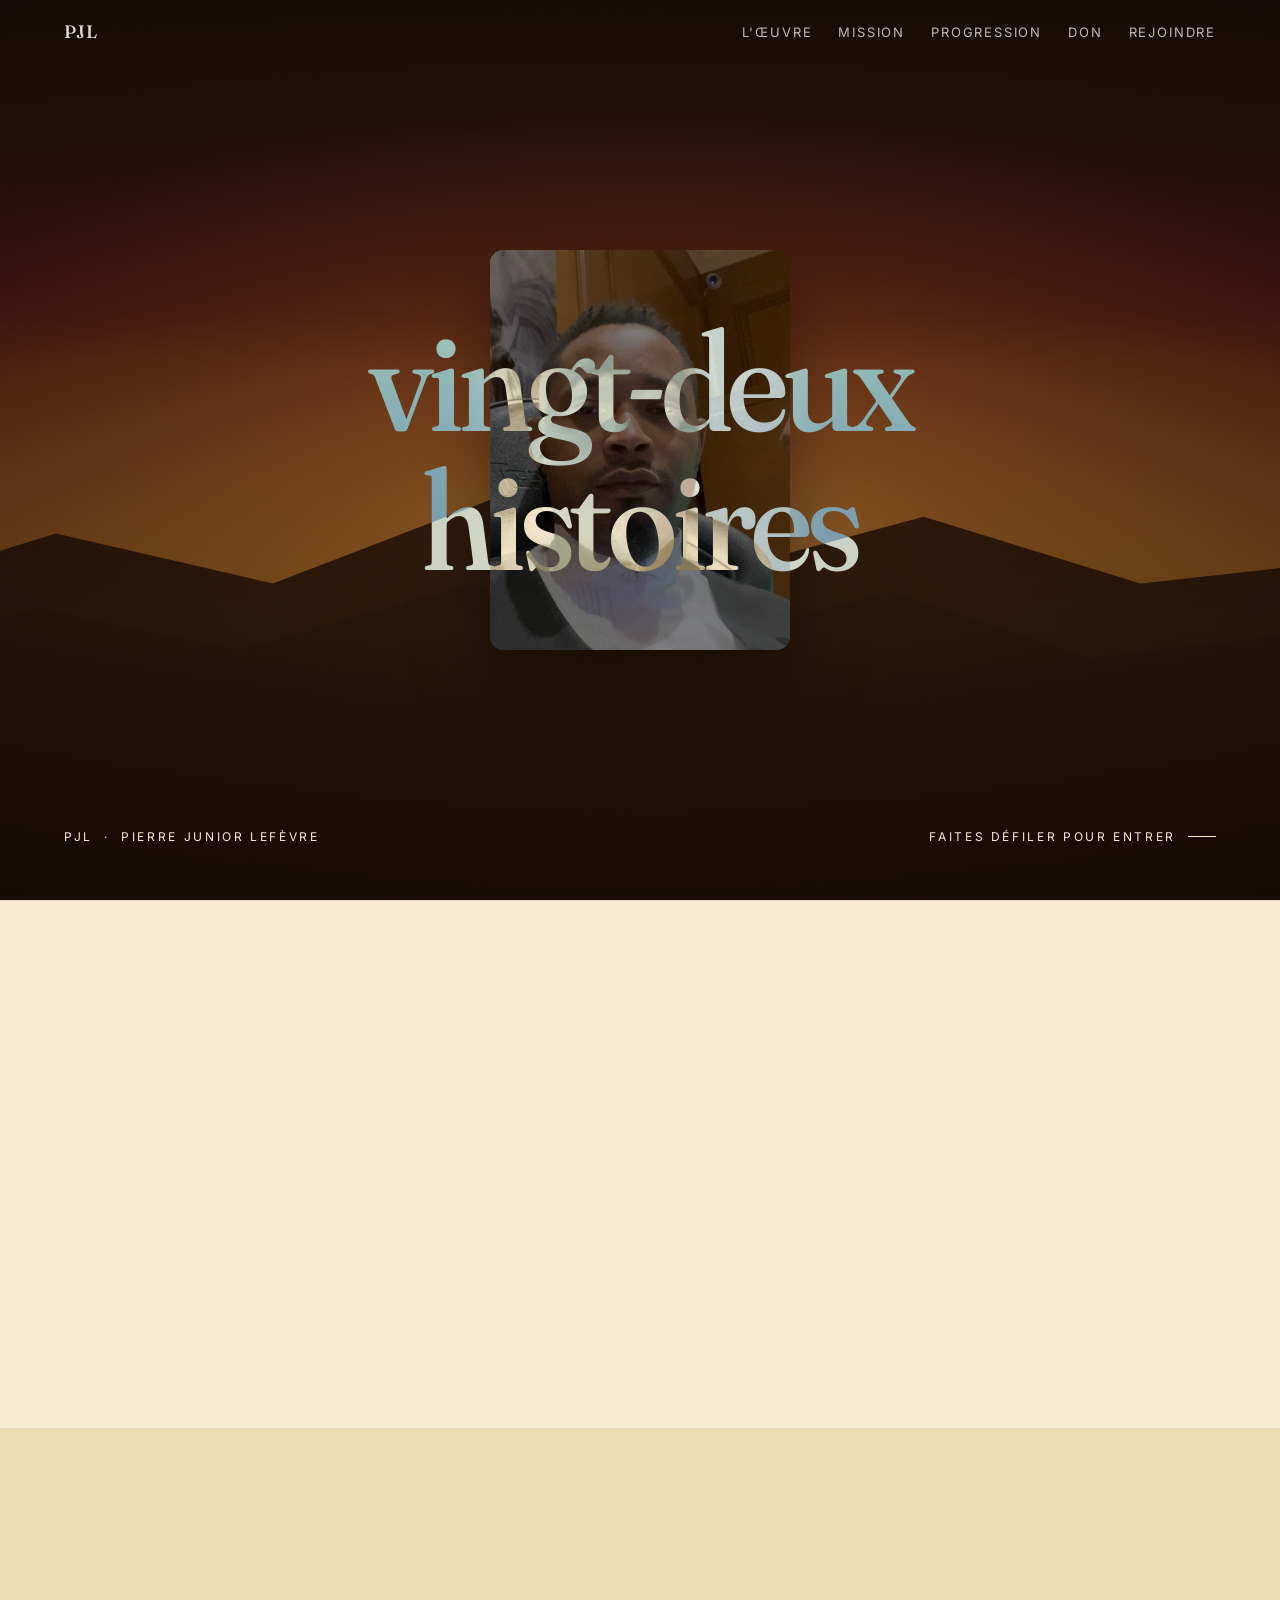
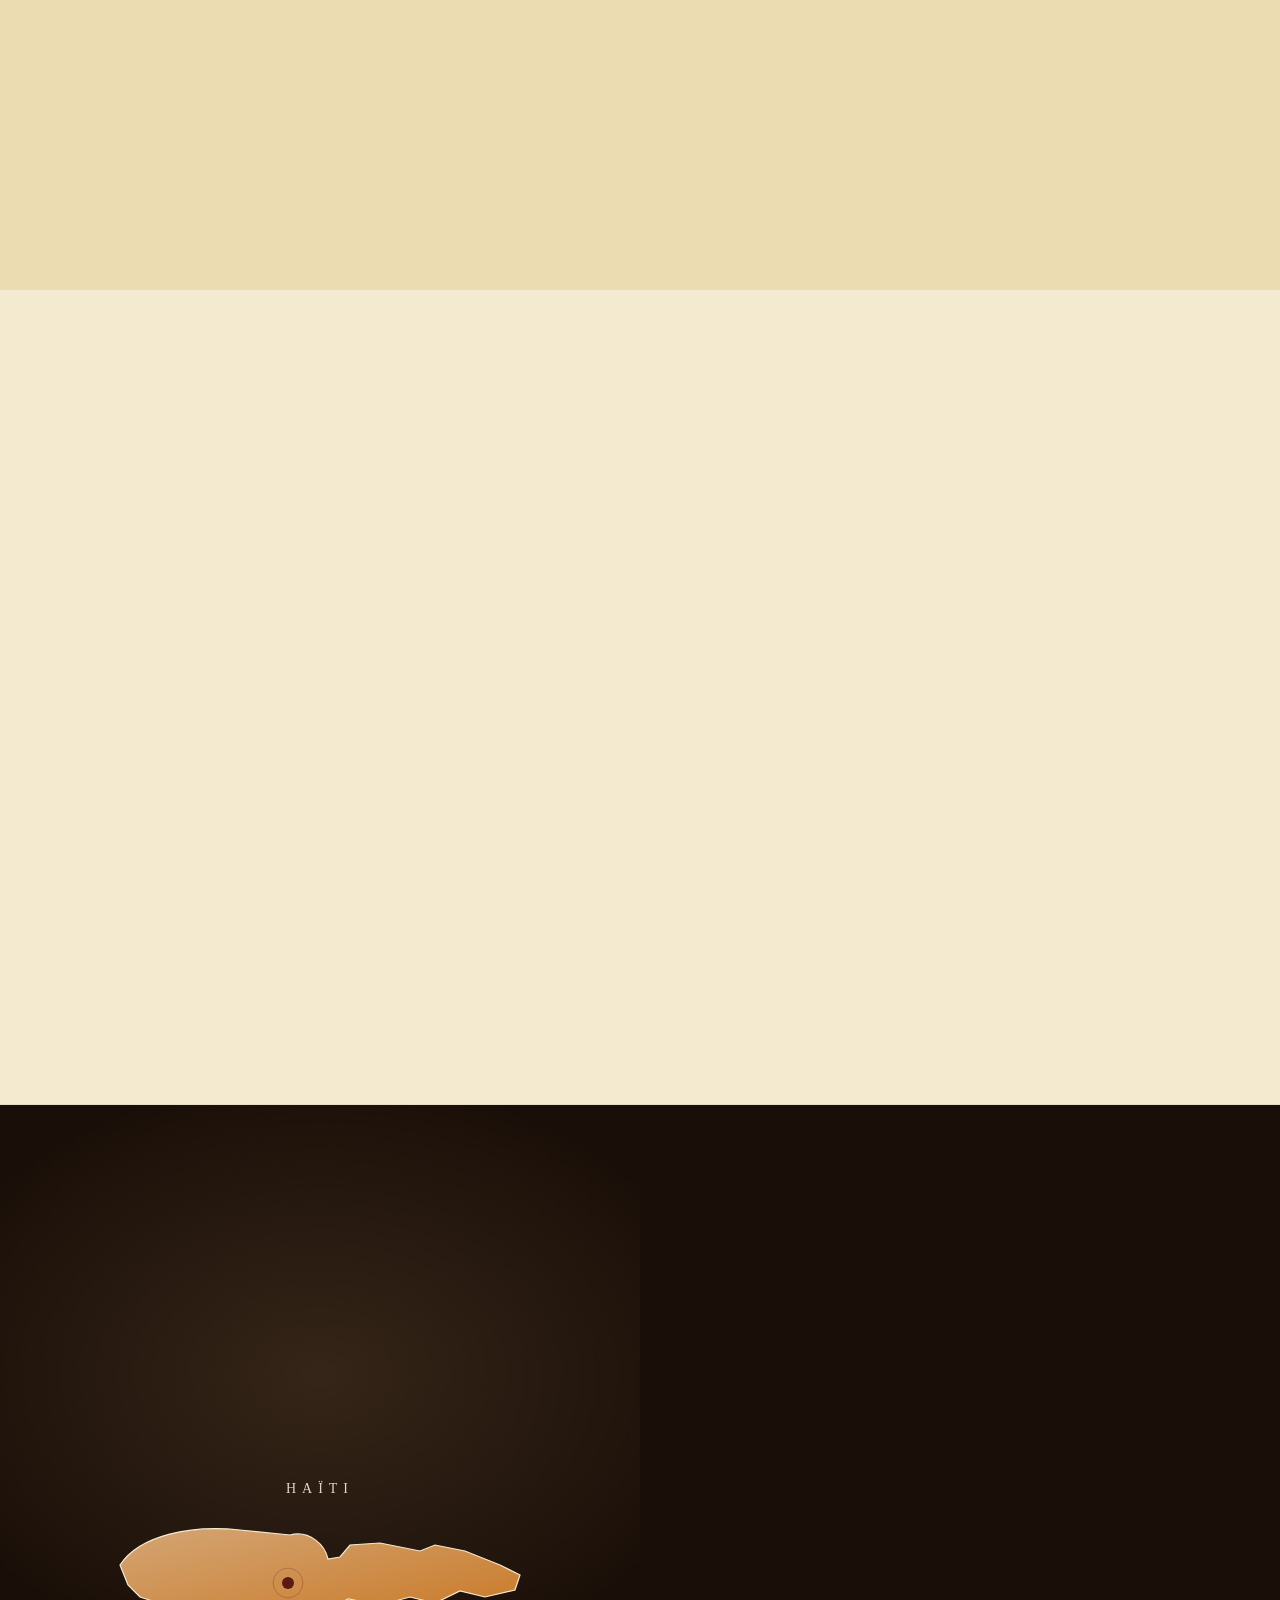
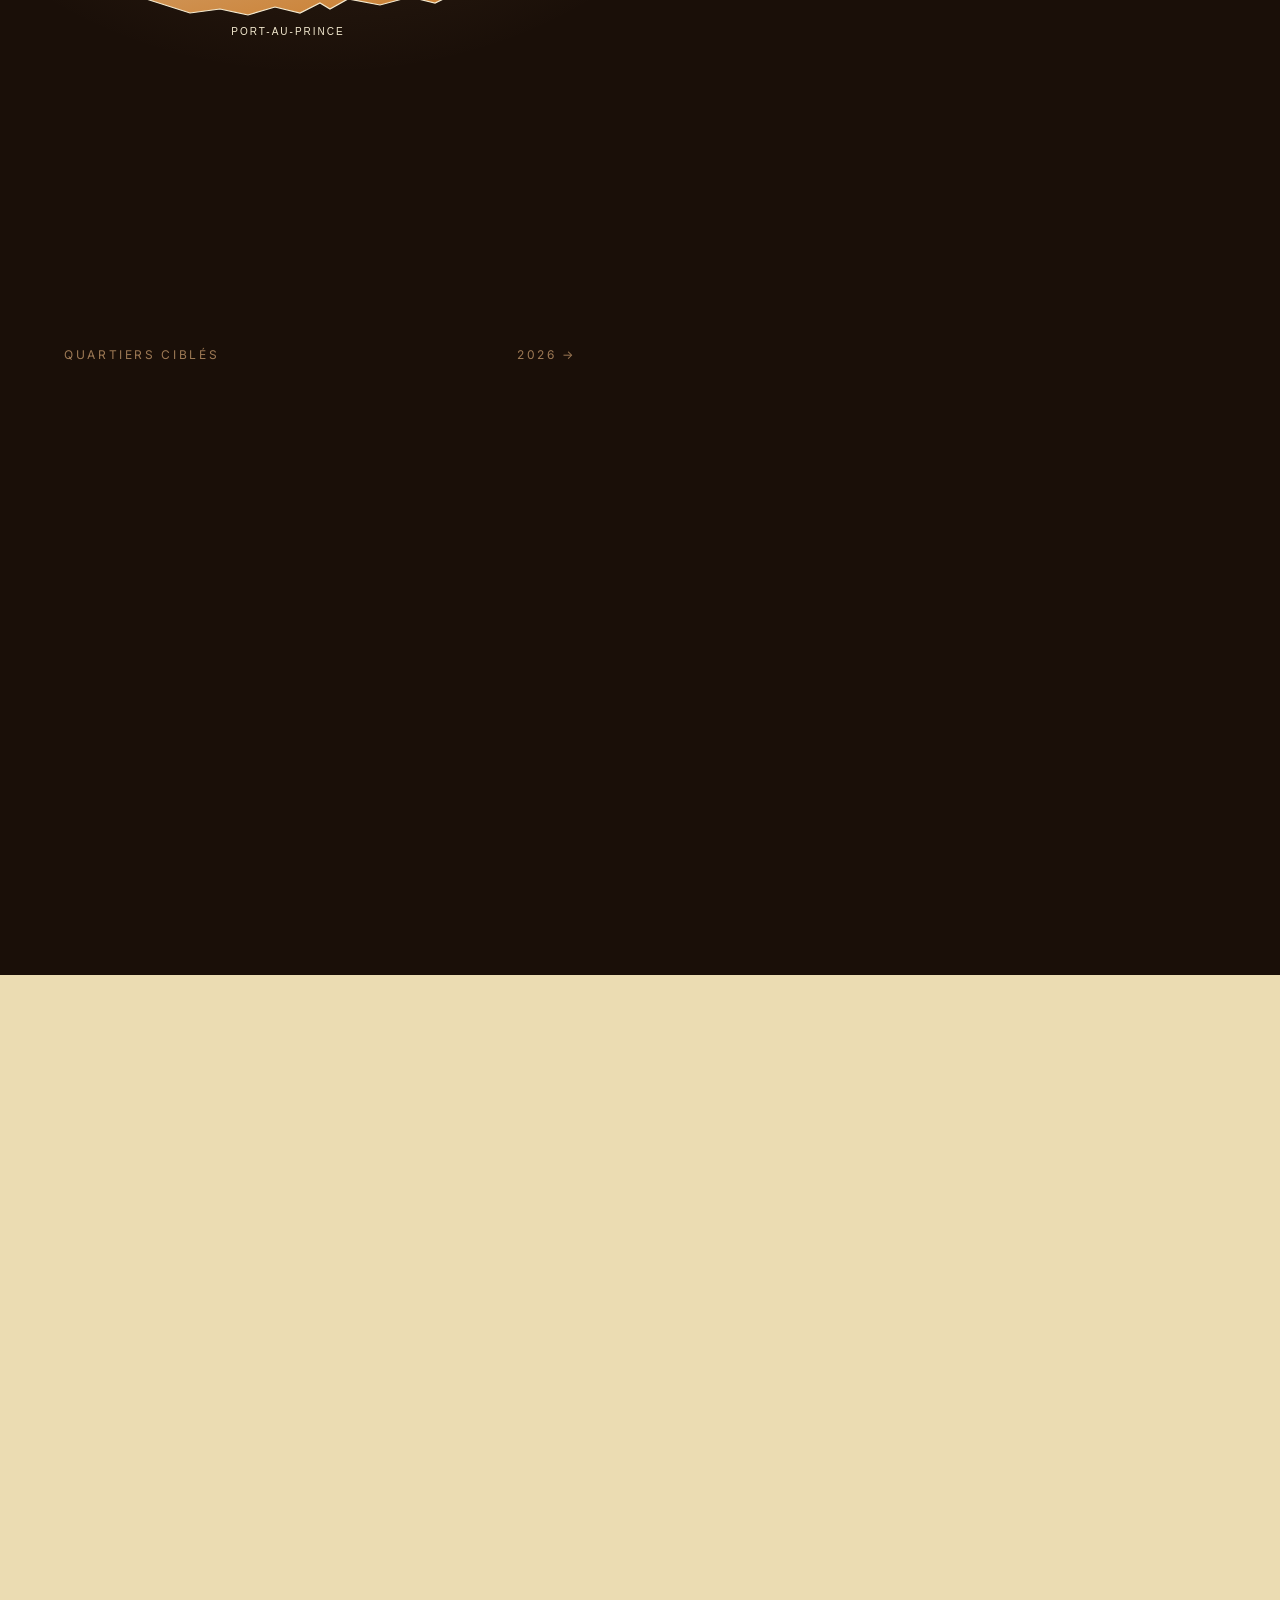
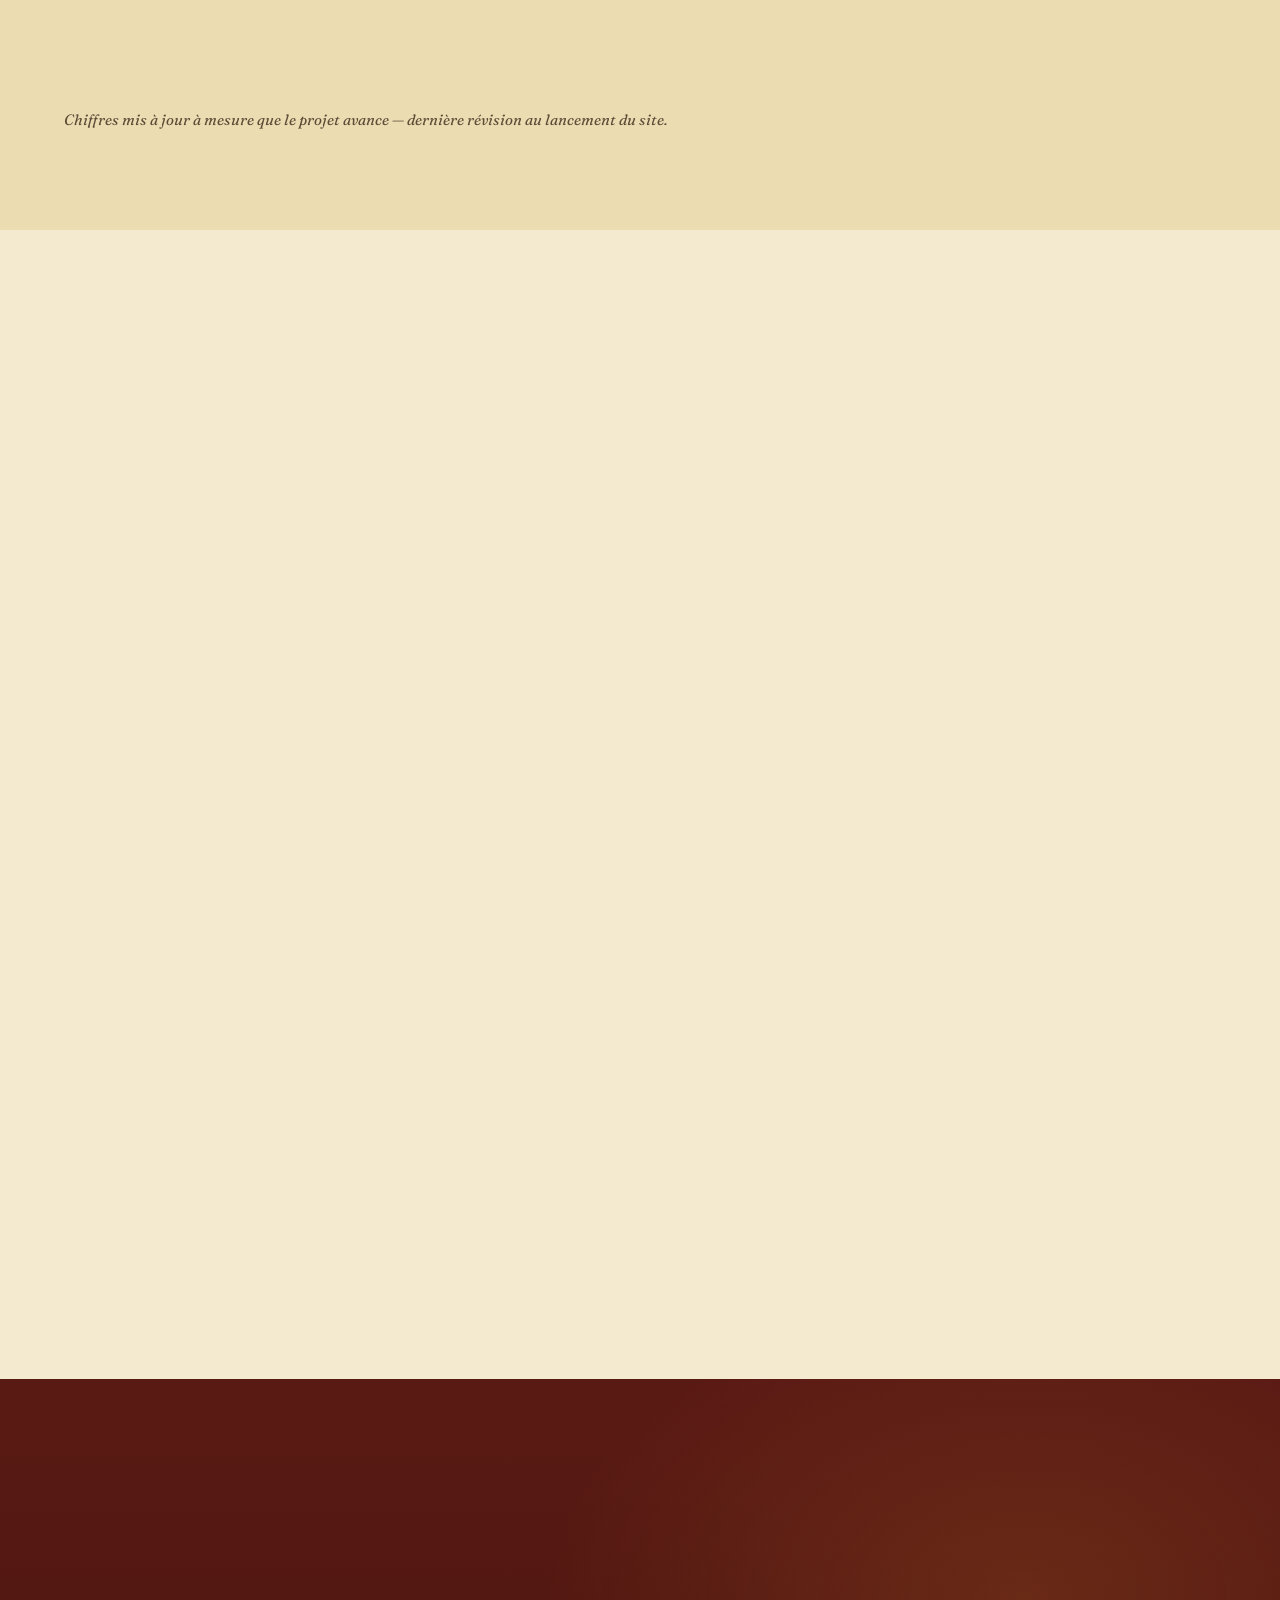
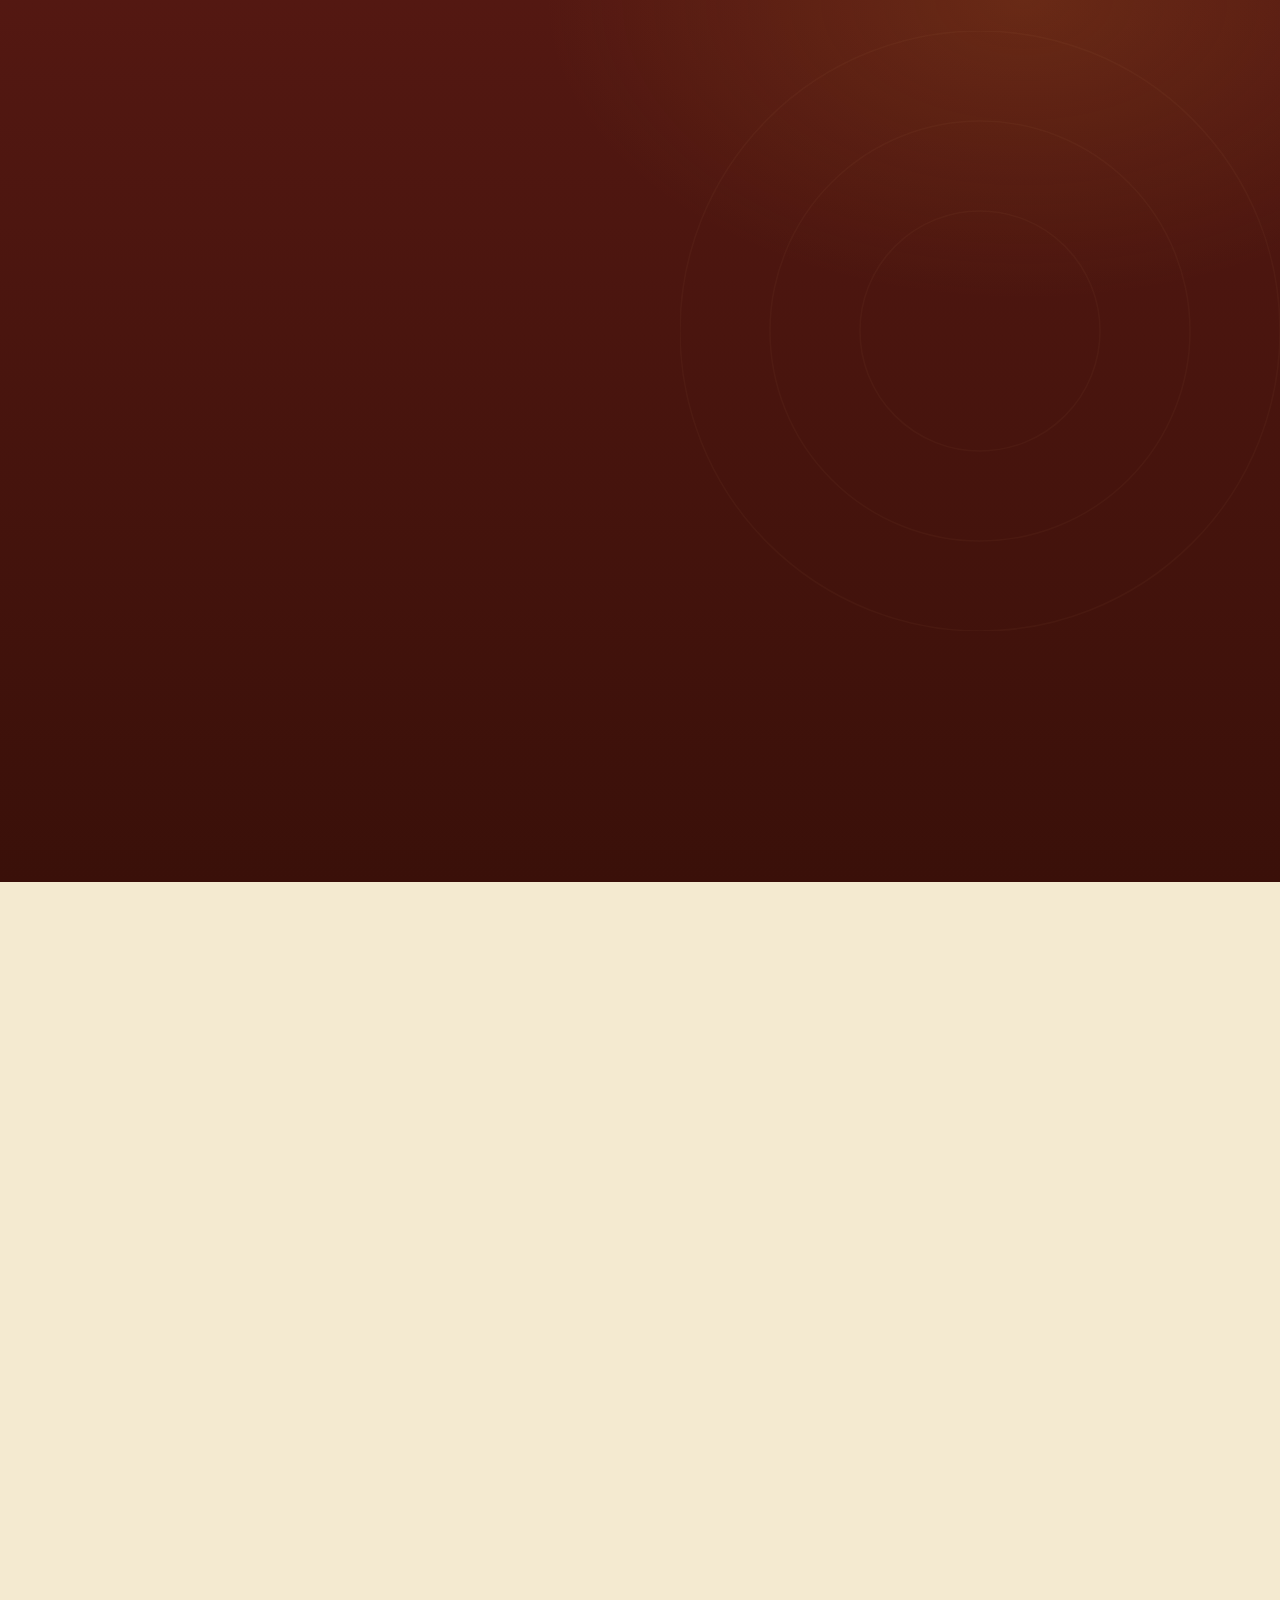
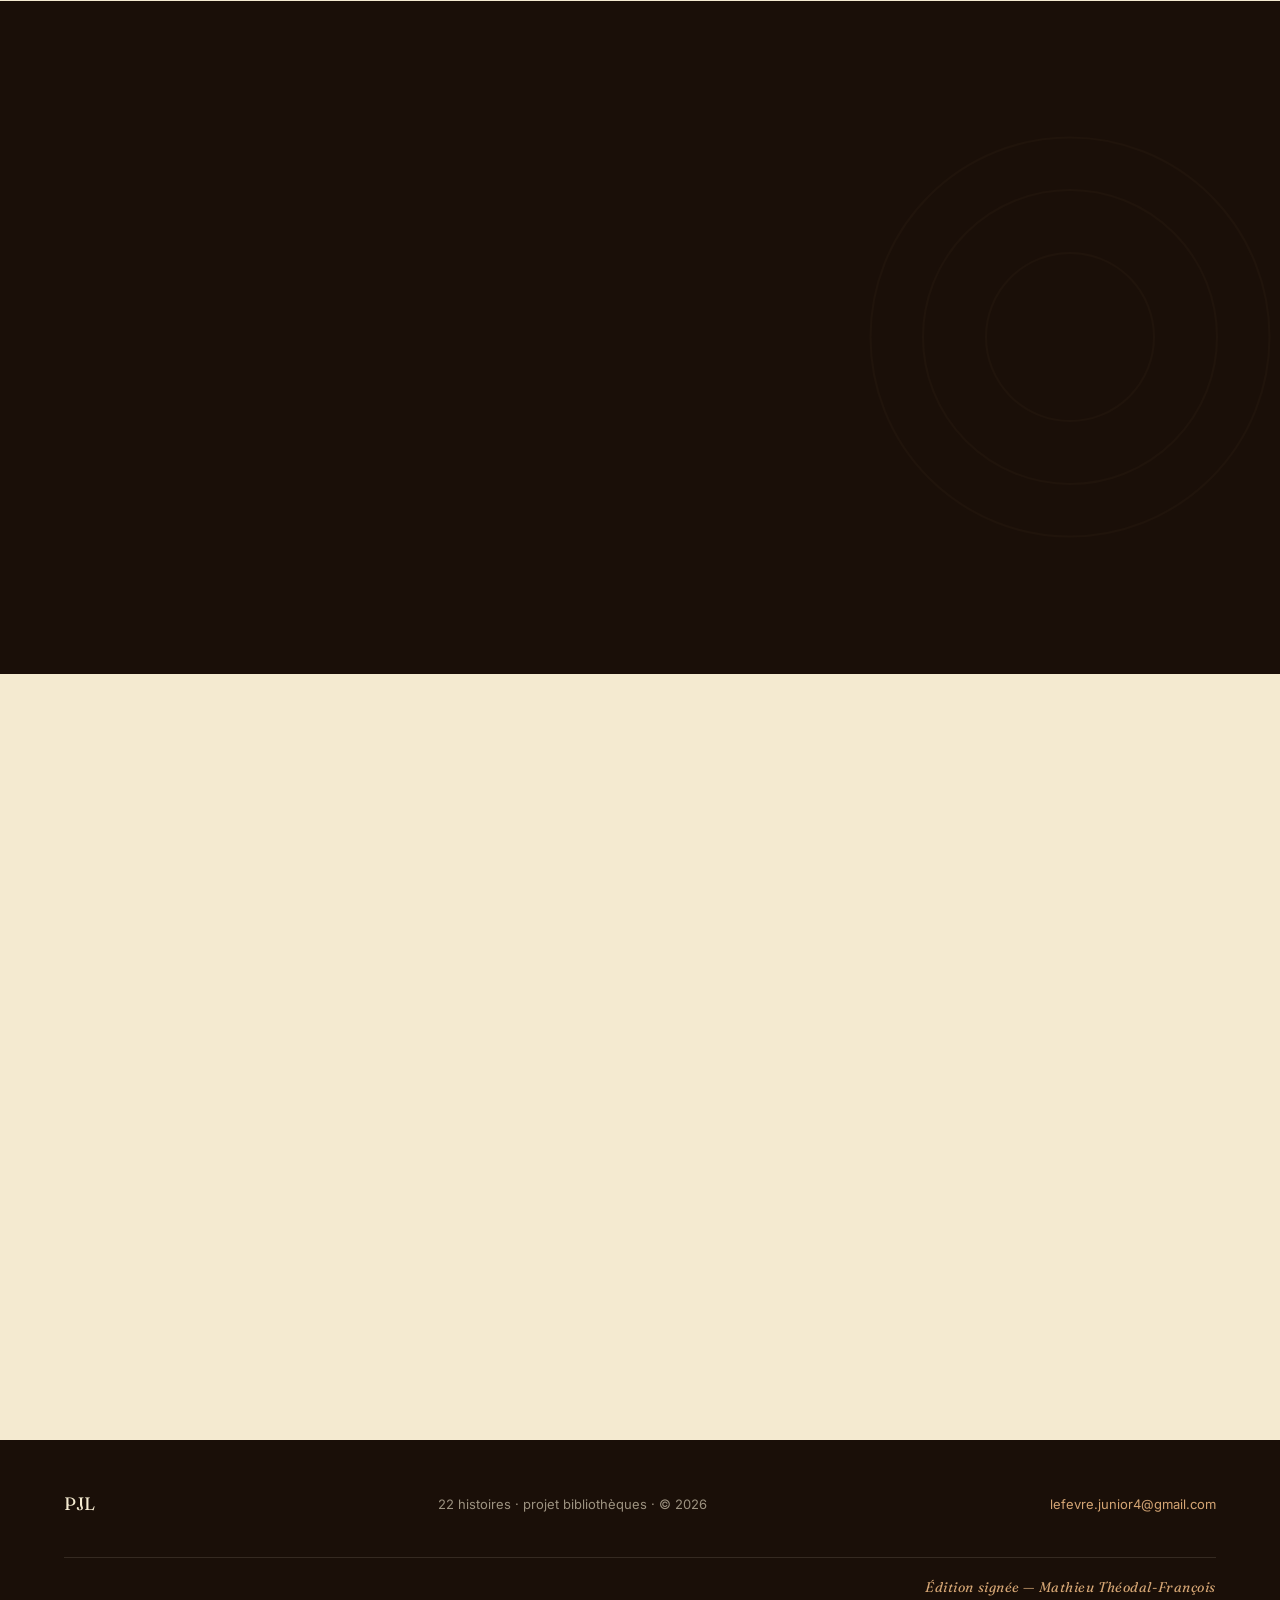
<file: index-v4.html>
<!doctype html>
<html lang="fr">
<head>
  <meta charset="utf-8">
  <meta name="viewport" content="width=device-width, initial-scale=1, viewport-fit=cover">
  <title>PJL — 22 histoires · pour les bibliothèques d'Haïti</title>
  <meta name="description" content="Pierre Junior Lefèvre revient avec 22 histoires. Un projet pour ouvrir des bibliothèques dans les quartiers défavorisés, en commençant par Haïti.">
  <link rel="stylesheet" href="styles.css">
  <link rel="icon" href="data:image/svg+xml;utf8,<svg xmlns='http://www.w3.org/2000/svg' viewBox='0 0 64 64'><rect width='64' height='64' fill='%231a0f08'/><text x='32' y='44' font-family='Georgia' font-size='34' fill='%23c97a28' text-anchor='middle' font-style='italic'>21</text></svg>">
</head>
<body>

  <header class="topbar">
    <a href="index.html" class="brand">PJL</a>
    <nav>
      <a href="#oeuvre">L'œuvre</a>
      <a href="#mission">Mission</a>
      <a href="#progression">Progression</a>
      <a href="#don">Don</a>
      <a href="#artistes">Rejoindre</a>
    </nav>
  </header>

  <!-- ============ HERO scroll-expand · ambient video ============ -->
  <section class="hero" data-scroll-expand style="--progress:0">
    <div class="hero__bg">
      <!-- Background image (fades out as media expands) -->
      <img src="assets/hero-bg.svg" alt="" aria-hidden="true">
    </div>

    <div class="hero__media">
      <img src="assets/auteur-pierre.jpg" alt="Pierre Junior Lefèvre, auteur" style="object-position: 50% 22%">
    </div>

    <div class="hero__title">
      <div class="stack">
        <span class="word word--left">vingt-deux</span>
        <span class="word word--right">histoires</span>
      </div>
    </div>

    <div class="hero__meta">
      <span>PJL &nbsp;·&nbsp; Pierre Junior Lefèvre</span>
      <span class="scrollhint">Faites défiler pour entrer</span>
    </div>
  </section>

  <main>

    <!-- ============ Prélude ============ -->
    <section class="prelude">
      <div class="container grid">
        <div>
          <p class="eyebrow reveal">Prélude</p>
          <h2 class="reveal" data-delay="1">
            Une plume <em>engagée.</em><br>Une mission tenue.
          </h2>
        </div>
        <div class="body">
          <p class="reveal" data-delay="1">
            Après la réédition de plus de <strong>300 textes</strong> réunis en deux tomes
            des <em>Tracts d'un pur laine nègre</em>, publiés aux Éditions Publibook,
            PJL revient avec <strong>22 histoires</strong>.
          </p>
          <p class="reveal" data-delay="2">
            Un univers différent, mais toujours la même plume engagée et le même
            objectif : collecter des fonds pour ouvrir des bibliothèques dans les
            quartiers défavorisés, en commençant par Haïti.
          </p>
          <p class="reveal" data-delay="3">
            Un projet visant à offrir l'accès à la lecture, à la culture et à
            l'éducation — un livre à la fois, un quartier après l'autre.
          </p>
        </div>
      </div>
    </section>

    <!-- ============ L'œuvre ============ -->
    <section class="books" id="oeuvre">
      <div class="container">
        <div class="head">
          <h2 class="reveal">L'œuvre.</h2>
          <p class="aside reveal" data-delay="1">
            Deux corpus, quatre tomes, une même voix. Chaque livre vendu
            participe directement au financement des bibliothèques.
          </p>
        </div>

        <!-- Corpus I — Les Tracts d'un pur laine nègre -->
        <div class="corpus reveal">
          <div class="corpus__head">
            <span class="corpus__label">Corpus I · Recueils</span>
            <h3 class="corpus__title">Les Tracts d'un pur laine nègre</h3>
            <p class="corpus__desc">
              Plus de 300 textes courts, engagés — condition noire, mémoire,
              transmission. Réunis en deux tomes chez Publibook.
            </p>
          </div>
          <div class="corpus__books">
            <article class="book">
              <div class="book__cover">
                <img src="assets/tome-1.jpg" alt="Couverture — Les Tracts d'un pur laine nègre, Tome 1" loading="lazy">
              </div>
              <p class="book__label">Tome I</p>
              <h4 class="book__title">Les Tracts — Tome I</h4>
              <p class="book__meta">Publibook · ebook</p>
              <p class="book__desc">Plus de 150 textes — la condition noire, la mémoire, la transmission.</p>
              <a class="book__buy" href="https://www.amazon.ca/Pierre-Junior-Lef%C3%A8vre-ebook/dp/B0F79HFZ6L" target="_blank" rel="noopener noreferrer">Acheter le ebook</a>
            </article>
            <article class="book">
              <div class="book__cover">
                <img src="assets/tome-2.jpg" alt="Couverture — Les Tracts d'un pur laine nègre, Tome 2" loading="lazy">
              </div>
              <p class="book__label">Tome II</p>
              <h4 class="book__title">Les Tracts — Tome II</h4>
              <p class="book__meta">Publibook</p>
              <p class="book__desc">Suite du premier tome — la plume s'élargit. La langue, l'histoire, l'identité.</p>
              <a class="book__buy" href="https://www.amazon.ca/-/fr/Tracts-dun-pur-laine-n%C3%A8gre/dp/2342379544/ref=tmm_pap_swatch_0" target="_blank" rel="noopener noreferrer">Acheter sur Amazon</a>
            </article>
          </div>
        </div>

        <!-- Corpus II — Les contes de Chodann -->
        <div class="corpus corpus--featured reveal">
          <div class="corpus__head">
            <span class="corpus__label">Corpus II · Nouveau — 22 histoires</span>
            <h3 class="corpus__title">Les contes de Chodann</h3>
            <p class="corpus__desc">
              Vingt-deux histoires en deux tomes — onze par tome.
            </p>
            <p class="corpus__pull">
              « Il y a un choix.<br>Il y a un chemin.<br>Il y a une histoire. »
            </p>
          </div>
          <div class="corpus__books">
            <article class="book">
              <div class="book__cover">
                <img src="assets/chodann-1.jpg" alt="Couverture — Les contes de Chodann, Tome 1, par Pierre Junior Lefèvre" loading="lazy">
              </div>
              <p class="book__label">Tome 1 · Le versant sombre</p>
              <h4 class="book__title">Chodann — Tome 1</h4>
              <p class="book__meta">11 récits</p>
              <p class="book__desc">Enquêtes, portraits, échos de rue — le versant nocturne.</p>
              <details class="book__preface">
                <summary>« Une voix singulière. Une voix libre qui ose. »<span class="book__preface-tag">Lire la préface complète</span></summary>
                <div class="book__preface-full">
                  <p>Il existe des romans qui cherchent la logique pure, l'élégance méthodique, le calme froid de la séduction. Puis, il y a des œuvres qui choisissent un autre chemin : celui du débordement humain, du chaos, du rire nerveux et de l'absurde qui côtoie le drame. Dès les premières pages, le lecteur est plongé dans un univers où les émotions se heurtent sans cesse. Tragédie intime, deuil, trahison, mais aussi humour déjanté : les personnages sont imprévisibles, aussi farfelus qu'inspirés. Le résultat est une œuvre qui refuse les frontières traditionnelles entre le drame social, la satire et la comédie policière.</p>
                  <p>Ses histoires possèdent une voix singulière. Une voix libre qui ose.</p>
                  <p>L'auteur ne cherche pas à lisser ses personnages ni à les rendre parfaitement héroïques. Au contraire, il les expose dans toute leur exagération, leur maladresse, leurs contradictions et leurs excès.</p>
                  <p>Certains personnages apparaissent comme des figures presque théâtrales, grotesques par moments, brillantes à d'autres, dérangeantes souvent, mais toujours profondément vivantes. À travers eux, l'auteur construit un monde où l'absurde devient une méthode à part entière.</p>
                  <p>Mais derrière les éclats de rire et les dialogues volontairement extravagants, les récits abordent aussi des thèmes lourds, tels que la pauvreté, l'abandon des malades, la solitude, la manipulation affective, les dépendances et les failles des institutions. Cette dualité donne aux récits une énergie particulière. On rit, puis soudain, le drame revient frapper à la porte avec une brutalité inattendue.</p>
                  <p>L'un des grands charmes de certaines de ses histoires réside également dans sa langue. Elle est orale, colorée, populaire, profondément ancrée dans une culture québécoise vibrante. Les personnages parlent comme ils vivent : sans filtre, sans retenue, avec des expressions qui donnent aux textes leur rythme et leur personnalité. Leur parole vivante transforme chaque scène en véritable spectacle.</p>
                  <p>Le lecteur doit donc entrer dans ce livre comme on entre dans une pièce de théâtre tumultueuse. Il doit accepter l'excès, accueillir l'imprévu et se laisser entraîner par une narration qui préfère l'élan à la perfection, et l'authenticité à la prudence.</p>
                  <p>Car c'est précisément là que se trouve la force de ces histoires : dans leur capacité à créer un univers reconnaissable entre mille.</p>
                  <p>Et derrière le rire, derrière le chaos, une question demeure constamment : jusqu'où les blessures humaines peuvent-elles pousser quelqu'un ?</p>
                  <p>Il ne reste maintenant qu'à ouvrir la porte de ces histoires singulières… et à accepter de suivre les personnages dans leurs mondes imprévisibles.</p>
                  <p><em>Bonne lecture…</em></p>
                </div>
              </details>
            </article>
            <article class="book">
              <div class="book__cover">
                <img src="assets/chodann-2.jpg" alt="Couverture — Les contes de Chodann, Tome 2, par Pierre Junior Lefèvre" loading="lazy">
              </div>
              <p class="book__label">Tome 2 · Le versant clair</p>
              <h4 class="book__title">Chodann — Tome 2</h4>
              <p class="book__meta">11 récits</p>
              <p class="book__desc">L'autre versant, en pleine lumière — mystique, tendresse, contradictions.</p>
              <details class="book__preface">
                <summary>« Le besoin d'exister avec dignité, dans un monde où beaucoup doivent constamment prouver qu'ils méritent leur place. »<span class="book__preface-tag">Lire la préface complète</span></summary>
                <div class="book__preface-full">
                  <p>Il existe des histoires qui divertissent, d'autres qui dénoncent, et puis il y a celles qui ouvrent une porte sur une réalité que beaucoup regardent sans jamais vraiment la voir. Ces histoires appartiennent à cette dernière catégorie.</p>
                  <p>Elles nous plongent dans l'univers souvent contradictoire de l'immigration moderne : l'espoir qui pousse à partir, les sacrifices silencieux, l'humiliation invisible, la fatigue qui use le corps autant que les rêves, mais aussi cette volonté féroce de survivre, coûte que coûte.</p>
                  <p>Ici, le paradis promis ne brille pas seulement de gratte-ciel et de lumières. Il transpire aussi la solitude, les nuits sans sommeil, les identités fragmentées et les compromis imposés par un système qui accueille autant qu'il écrase.</p>
                  <p>Les personnages ne sont ni des héros ni des victimes absolues. Ce sont des êtres complexes, façonnés par la nécessité. Tantôt drôles, rusés, touchants, excessifs, immoraux ou profondément humains, ils avancent dans une société où chacun joue un rôle pour rester debout.</p>
                  <p>Ces histoires exposent les zones grises de l'ambition, du désir, du pouvoir et de l'intégration. Elles montrent comment l'homme peut, peu à peu, se transformer au contact d'un monde qui récompense l'apparence, l'audace et parfois même le mensonge davantage que la vérité.</p>
                  <p>La force de ces histoires réside dans leur voix : une langue vivante, directe, imprégnée de réalisme populaire, d'humour brut et de colère sociale. Les récits naviguent entre satire, chronique urbaine et drame humain, sans chercher à embellir ce qu'ils racontent.</p>
                  <p>Au contraire, ils osent montrer la contradiction d'un système où l'on rêve de liberté tout en devenant prisonnier du travail, du regard des autres et de ses propres ambitions.</p>
                  <p>Mais au-delà des combines et des scènes provocantes, ces histoires parlent surtout d'une chose universelle : le besoin d'exister avec dignité dans un monde où beaucoup doivent constamment prouver qu'ils méritent leur place.</p>
                  <p>Le lecteur découvrira ici un univers vibrant, parfois dérangeant, souvent drôle, mais toujours profondément humain. Des histoires de survie contemporaine racontées sans masque, avec leurs blessures, leurs tentations et leurs vérités.</p>
                  <p><em>Bonne lecture…</em></p>
                </div>
              </details>
            </article>
          </div>
        </div>
      </div>
    </section>

    <!-- ============ Dédicace — livre signé ============ -->
    <section class="dedicace" id="dedicace">
      <div class="container">
        <div class="dedicace__grid">
          <div class="dedicace__intro">
            <p class="eyebrow reveal">— Édition signée —</p>
            <h2 class="reveal" data-delay="1">Un livre <em>signé,</em><br>envoyé par l'auteur.</h2>
            <p class="reveal" data-delay="2">
              Pour ceux qui veulent tenir en main un exemplaire dédicacé
              de la main de l'auteur, chaque commande passée directement
              est signée, personnalisée si vous le souhaitez, et postée
              depuis Montréal.
            </p>
          </div>

          <div class="dedicace__steps">
            <div class="step reveal" data-delay="1">
              <span class="step__num">01</span>
              <div>
                <strong>Écrire</strong>
                <p>Un courriel avec le tome souhaité et le prénom pour la dédicace.</p>
              </div>
            </div>
            <div class="step reveal" data-delay="2">
              <span class="step__num">02</span>
              <div>
                <strong>Payer</strong>
                <p>Par virement Interac — mêmes coordonnées que le don, avec la mention « Commande ».</p>
              </div>
            </div>
            <div class="step reveal" data-delay="3">
              <span class="step__num">03</span>
              <div>
                <strong>Recevoir</strong>
                <p>Livre signé de la main de l'auteur, envoyé postalement à l'adresse indiquée.</p>
              </div>
            </div>
          </div>
        </div>

        <div class="dedicace__cta reveal" data-delay="1">
          <a class="btn btn--ink" href="mailto:lefevre.junior4@gmail.com?subject=Commande%20d%C3%A9dicac%C3%A9e%20%E2%80%94%20Tracts%20d%27un%20pur%20laine%20n%C3%A8gre&body=Bonjour%20Junior%2C%0A%0AJe%20souhaiterais%20commander%20un%20exemplaire%20d%C3%A9dicac%C3%A9%20%3A%0A%0ATome%20%3A%20%0APr%C3%A9nom%20pour%20la%20d%C3%A9dicace%20%3A%20%0AAdresse%20postale%20%3A%20%0A%0AMerci%20!%0A">
            Commander avec dédicace
          </a>
          <span class="dedicace__ps">
            Chaque commande signée, comme le don, alimente directement le projet bibliothèques.
          </span>
        </div>
      </div>
    </section>

    <!-- ============ Mission ============ -->
    <section class="mission" id="mission">
      <div class="sticky-wrap">
        <div class="panel-left">
          <img src="assets/haiti-map.svg" alt="Carte stylisée d'Haïti, Port-au-Prince marqué" class="haiti-map">
          <div class="caption">
            <span>Quartiers ciblés</span>
            <span>2026 →</span>
          </div>
        </div>

        <div class="panel-right">
          <div class="block reveal">
            <p class="eyebrow">La mission</p>
            <h3>Des bibliothèques là où les livres n'arrivent pas.</h3>
            <p>
              Ouvrir, équiper et faire vivre des bibliothèques dans les quartiers
              défavorisés. Commencer par Haïti — Port-au-Prince et au-delà —
              parce que c'est là que tout a commencé, et là que tout doit
              recommencer.
            </p>
          </div>

          <div class="block reveal" data-delay="1">
            <p class="eyebrow">Trois piliers</p>
            <h3>Lecture, culture, éducation.</h3>
            <p>
              Un même geste : remettre dans les mains des enfants — et des
              adultes — les outils dont ils ont été privés. Des livres. Des
              ordinateurs. De la musique. Un endroit où s'asseoir et apprendre.
            </p>

            <div class="pillars">
              <div class="pillar">
                <strong>Lecture</strong>
                <span>Livres &amp; revues</span>
              </div>
              <div class="pillar">
                <strong>Culture</strong>
                <span>Musique &amp; arts</span>
              </div>
              <div class="pillar">
                <strong>Éducation</strong>
                <span>Outils &amp; fournitures</span>
              </div>
            </div>
          </div>

          <div class="block reveal" data-delay="2">
            <p class="eyebrow">La méthode</p>
            <h3>Chaque livre vendu finance la suite.</h3>
            <p>
              Les ventes des deux tomes des <em>Tracts</em> et des deux tomes
              des <em>Contes de Chodann</em> alimentent directement le fonds
              de construction et d'équipement. Chaque don complète, accélère,
              prolonge.
            </p>
          </div>
        </div>
      </div>
    </section>

    <!-- ============ Progression — objectifs An 1 ============ -->
    <section class="progression" id="progression">
      <div class="container">
        <p class="eyebrow reveal">— Où en est le projet —</p>
        <h2 class="reveal" data-delay="1">La progression, <em>en chiffres.</em></h2>
        <p class="progression__sub reveal" data-delay="2">
          Un projet vivant, mis à jour au fil des dons et des livraisons.
          Voici les objectifs de la première année — et où en est la
          collecte au moment où vous lisez ces lignes.
        </p>

        <div class="metrics">
          <div class="metric reveal" data-delay="1">
            <span class="metric__eyebrow">Objectif · An 1</span>
            <p class="metric__value">1&nbsp;500 <span class="metric__unit">livres</span></p>
            <div class="metric__bar"><span style="width:8%"></span></div>
            <p class="metric__now">≈ 120 collectés à ce jour</p>
          </div>
          <div class="metric reveal" data-delay="2">
            <span class="metric__eyebrow">Objectif · An 1</span>
            <p class="metric__value">20 <span class="metric__unit">ordinateurs</span></p>
            <div class="metric__bar"><span style="width:20%"></span></div>
            <p class="metric__now">4 reçus, prêts à partir</p>
          </div>
          <div class="metric reveal" data-delay="3">
            <span class="metric__eyebrow">Objectif · An 1</span>
            <p class="metric__value">25&nbsp;000 <span class="metric__unit">CAD</span></p>
            <div class="metric__bar"><span style="width:5%"></span></div>
            <p class="metric__now">Collecte en cours</p>
          </div>
          <div class="metric reveal" data-delay="4">
            <span class="metric__eyebrow">Étape 01</span>
            <p class="metric__value">01 <span class="metric__unit">bibliothèque</span></p>
            <div class="metric__bar"><span style="width:15%"></span></div>
            <p class="metric__now">Site identifié · Port-au-Prince</p>
          </div>
        </div>

        <p class="progression__note reveal">
          Chiffres mis à jour à mesure que le projet avance — dernière
          révision au lancement du site.
        </p>
      </div>
    </section>

    <!-- ============ Aider ============ -->
    <section class="aider" id="aider">
      <div class="container container--wide">
        <p class="eyebrow reveal">Comment aider</p>
        <h2 class="reveal" data-delay="1">Sept façons de soutenir.</h2>
        <p class="sub reveal" data-delay="2">
          Acheter, donner, transmettre. Toute contribution — même la plus
          discrète — entre dans la même mission : ouvrir une porte
          de plus vers la lecture.
        </p>

        <div class="bento">
          <div class="card card--01 reveal" data-delay="1">
            <div>
              <p class="num">01</p>
              <h4>Acheter les livres.</h4>
            </div>
            <p>Les tomes des <em>Tracts</em> (Publibook) et des <em>Contes de Chodann</em>. La première façon d'aider.</p>
          </div>
          <div class="card card--02 reveal" data-delay="2">
            <div>
              <p class="num">02</p>
              <h4>Donner des livres.</h4>
            </div>
            <p>Romans, jeunesse, manuels, dictionnaires — toute lecture qui peut prendre place sur une étagère.</p>
          </div>

          <div class="card card--03 reveal" data-delay="1">
            <div>
              <p class="num">03</p>
              <h4>Ordinateurs &amp; tablettes.</h4>
            </div>
            <p>Pour la lecture numérique et la recherche.</p>
          </div>
          <div class="card card--04 reveal" data-delay="2">
            <div>
              <p class="num">04</p>
              <h4>Imprimantes.</h4>
            </div>
            <p>Pour copier, partager, transmettre.</p>
          </div>
          <div class="card card--05 reveal" data-delay="3">
            <div>
              <p class="num">05</p>
              <h4>Fournitures scolaires.</h4>
            </div>
            <p>Cahiers, stylos, sacs — l'essentiel.</p>
          </div>

          <div class="card card--06 reveal" data-delay="1">
            <div>
              <p class="num">06</p>
              <h4>Instruments de musique.</h4>
            </div>
            <p>La culture ne s'arrête pas aux pages. Tout instrument, en état, trouve sa place.</p>
          </div>
          <div class="card card--07 reveal" data-delay="2">
            <div>
              <p class="num">07</p>
              <h4>Mobilier de bibliothèque.</h4>
            </div>
            <p>Étagères, tables, chaises — l'infrastructure d'un lieu où l'on peut s'asseoir et lire.</p>
          </div>
        </div>
      </div>
    </section>

    <!-- ============ Don Interac ============ -->
    <section class="don" id="don">
      <div class="container">
        <p class="eyebrow reveal" style="color: var(--or)">Faire un don</p>
        <h2 class="reveal" data-delay="1">
          Un virement, <em>un chapitre</em><br>de plus.
        </h2>
        <p class="lead reveal" data-delay="2">
          Don par virement Interac vers la Banque TD. Indiquez la mention
          <strong style="color: var(--or)">« Don »</strong> dans la transaction
          pour qu'il soit alloué directement au projet bibliothèques.
        </p>

        <div class="interac">
          <div class="interac__card reveal" data-delay="2">
            <div class="row">
              <span class="label">Banque</span>
              <span class="value">TD Canada Trust</span>
            </div>
            <div class="row">
              <span class="label">Numéro de téléphone</span>
              <span class="value value--mono">514-546-7118</span>
            </div>
            <div class="row">
              <span class="label">Courriel Interac</span>
              <span class="value value--mono">lefevre.junior4@gmail.com</span>
            </div>

            <div style="display:flex; gap:12px; flex-wrap:wrap; margin-top:12px;">
              <button class="btn btn--primary"
                      data-copy="TD&#10;Téléphone : 514-546-7118&#10;Courriel : lefevre.junior4@gmail.com&#10;Mention : Don">
                Copier les coordonnées
              </button>
              <a class="btn btn--ghost" href="mailto:lefevre.junior4@gmail.com?subject=Don%20%E2%80%94%20projet%20biblioth%C3%A8ques%20Ha%C3%AFti">
                Écrire à PJL
              </a>
            </div>
          </div>

          <aside class="interac__note reveal" data-delay="3">
            <div>
              <h4>N'oubliez pas la mention.</h4>
              <p>
                Pour que votre virement soit identifié comme participation au
                projet et alloué au fonds bibliothèques, ajoutez simplement
                « Don » dans le message de la transaction Interac.
              </p>
            </div>
            <span class="tag">Mention « Don »</span>
          </aside>
        </div>
      </div>
    </section>

    <!-- ============ Donateurs — mur de reconnaissance ============ -->
    <section class="donateurs" id="donateurs">
      <div class="container">
        <div class="donateurs__head">
          <div>
            <p class="eyebrow reveal">— Ils portent avec nous —</p>
            <h2 class="reveal" data-delay="1">Le mur des <em>donateurs.</em></h2>
          </div>
          <p class="donateurs__intro reveal" data-delay="2">
            Sur simple accord, votre nom peut apparaître ici — pas de somme,
            juste une reconnaissance publique pour celles et ceux qui
            souhaitent être visibles. Ajoutez la mention « Afficher mon nom »
            à votre virement, ou écrivez-nous.
          </p>
        </div>

        <ul class="donateurs__wall reveal">
          <li class="donor">
            <span class="donor__name">— Premier·ère donateur·rice</span>
            <span class="donor__note">« Que la lecture arrive partout. »</span>
          </li>
          <li class="donor">
            <span class="donor__name">Anonyme</span>
            <span class="donor__note">« Merci de porter Haïti. »</span>
          </li>
          <li class="donor">
            <span class="donor__name">— Nom à venir</span>
          </li>
          <li class="donor donor--empty">
            <span class="donor__cta">Votre nom<br>ici ?</span>
          </li>
        </ul>

        <p class="donateurs__foot reveal" data-delay="1">
          Ce mur est vivant — de nouvelles cartes s'ajoutent au fil des dons.
        </p>
      </div>
    </section>

    <!-- ============ Artistes — porte ouverte ============ -->
    <section class="artistes" id="artistes">
      <div class="container">
        <div class="artistes__wrap">
          <div class="artistes__left">
            <p class="eyebrow reveal">— Porte ouverte —</p>
            <h2 class="reveal" data-delay="1">Vous êtes <em>artiste ?</em><br>Rejoignez la cause.</h2>
          </div>
          <div class="artistes__right">
            <p class="reveal">
              Peintres, musicien·nes, illustrateur·rices, artisans,
              photographes — la porte est ouverte à toutes celles et ceux qui
              souhaitent exposer, vendre ou partager leur travail au bénéfice
              du même projet.
            </p>
            <p class="reveal" data-delay="1">
              Œuvre en édition limitée, mini-concert, atelier, résidence
              d'écriture — l'idée est de multiplier les moyens de rassembler
              des fonds sans se limiter à la littérature.
            </p>

            <div class="disciplines reveal" data-delay="2">
              <span>Arts visuels</span>
              <span>Musique</span>
              <span>Photographie</span>
              <span>Artisanat</span>
              <span>Ateliers</span>
            </div>

            <a class="btn btn--primary reveal" data-delay="3" href="mailto:lefevre.junior4@gmail.com?subject=Proposition%20d%27artiste%20%E2%80%94%20projet%20biblioth%C3%A8ques%20Ha%C3%AFti">
              Proposer un projet
            </a>
          </div>
        </div>
      </div>
    </section>

    <!-- ============ Merci ============ -->
    <section class="merci">
      <div class="container">
        <p class="eyebrow reveal">Mèsi anpil</p>
        <h2 class="reveal" data-delay="1">
          Merci de <em>soutenir</em><br>cette mission.
        </h2>
        <p class="reveal" data-delay="2">
          Chaque livre acheté, chaque carton donné, chaque virement reçu —
          c'est un rayon de plus, une chaise de plus, une lampe de plus dans
          un endroit où il n'y en avait pas.
        </p>
        <span class="signature reveal" data-delay="3">— Pierre Junior Lefèvre</span>
      </div>
    </section>
  </main>

  <footer>
    <span class="brand">PJL</span>
    <span>22 histoires · projet bibliothèques · © <span data-year>2026</span></span>
    <a href="mailto:lefevre.junior4@gmail.com">lefevre.junior4@gmail.com</a>
    <span class="footer__signature">Édition signée — Mathieu Théodal-François</span>
  </footer>

  <div class="toast" role="status" aria-live="polite"></div>

  <script src="scroll-expand.js"></script>
  <script src="main.js"></script>
</body>
</html>
</file>
<file: styles.css>
/* =========================================================
   LPJ — 21 histoires
   Landing éditoriale scrollytelling
   Palette : papier crème · ocre safran · bordeaux · encre
   ========================================================= */

@import url('https://fonts.googleapis.com/css2?family=Fraunces:opsz,wght,SOFT@9..144,300..900,0..100&family=Spectral:ital,wght@0,300;0,400;0,500;1,400&family=Inter:wght@400;500;600&display=swap');

:root {
  --ink:        #1a0f08;
  --ink-soft:   #3a2818;
  --paper:      #f4ead0;
  --paper-2:    #ebdcb2;
  --paper-3:    #e0cc97;
  --ocre:       #c97a28;
  --ocre-deep:  #a85e15;
  --terre:      #8b3a1f;
  --bordeaux:   #5a1a14;
  --or:         #d4a574;
  --vert:       #3d5436;
  --shadow:     0 30px 80px -30px rgba(26, 15, 8, .45);
  --shadow-sm:  0 8px 24px -8px rgba(26, 15, 8, .25);

  --font-display: 'Fraunces', 'Times New Roman', serif;
  --font-body:    'Spectral', Georgia, serif;
  --font-ui:      'Inter', system-ui, sans-serif;

  --max:   1440px;
  --col:   1180px;
  --gutter: clamp(20px, 5vw, 64px);
}

* { box-sizing: border-box; margin: 0; padding: 0; }

html, body {
  background: var(--paper);
  color: var(--ink);
  font-family: var(--font-body);
  font-size: 18px;
  line-height: 1.6;
  -webkit-font-smoothing: antialiased;
  -moz-osx-font-smoothing: grayscale;
}

html { scroll-behavior: smooth; }

body {
  overflow-x: hidden;
  background:
    radial-gradient(1200px 800px at 90% -10%, rgba(201, 122, 40, .10), transparent 60%),
    radial-gradient(900px 700px at -10% 110%, rgba(90, 26, 20, .08), transparent 60%),
    var(--paper);
}

/* Paper grain overlay */
body::before {
  content: '';
  position: fixed;
  inset: 0;
  pointer-events: none;
  z-index: 1;
  opacity: .35;
  mix-blend-mode: multiply;
  background-image: url("data:image/svg+xml;utf8,<svg xmlns='http://www.w3.org/2000/svg' width='180' height='180'><filter id='n'><feTurbulence type='fractalNoise' baseFrequency='.9' numOctaves='2' stitchTiles='stitch'/><feColorMatrix values='0 0 0 0 .12  0 0 0 0 .08  0 0 0 0 .04  0 0 0 .06 0'/></filter><rect width='100%' height='100%' filter='url(%23n)'/></svg>");
}

img, svg, video { display: block; max-width: 100%; }

a { color: inherit; text-decoration: none; }

button {
  font: inherit;
  cursor: pointer;
  border: 0;
  background: none;
  color: inherit;
}

::selection { background: var(--ocre); color: var(--paper); }

/* =========================================================
   Typography
   ========================================================= */
.display {
  font-family: var(--font-display);
  font-weight: 400;
  font-variation-settings: 'opsz' 144, 'SOFT' 100;
  letter-spacing: -.02em;
  line-height: .95;
}
.eyebrow {
  font-family: var(--font-ui);
  font-size: 12px;
  letter-spacing: .22em;
  text-transform: uppercase;
  font-weight: 500;
  color: var(--terre);
}
.lede {
  font-family: var(--font-display);
  font-weight: 300;
  font-variation-settings: 'opsz' 96;
  font-size: clamp(22px, 2.4vw, 32px);
  line-height: 1.35;
  letter-spacing: -.01em;
  color: var(--ink-soft);
}

/* =========================================================
   Top bar (minimal, fixed)
   ========================================================= */
.topbar {
  position: fixed;
  inset: 0 0 auto 0;
  z-index: 50;
  display: flex;
  align-items: center;
  justify-content: space-between;
  padding: 18px var(--gutter);
  font-family: var(--font-ui);
  font-size: 13px;
  letter-spacing: .14em;
  text-transform: uppercase;
  color: var(--paper);
  mix-blend-mode: difference;
  pointer-events: none;
}
.topbar a, .topbar button { pointer-events: auto; }
.topbar .brand {
  font-family: var(--font-display);
  font-size: 18px;
  letter-spacing: .02em;
  text-transform: none;
  font-weight: 500;
}
.topbar nav { display: flex; gap: 26px; }
.topbar nav a { opacity: .85; transition: opacity .2s; }
.topbar nav a:hover { opacity: 1; }
@media (max-width: 720px) { .topbar nav { display: none; } }

/* =========================================================
   Scroll-expand hero (ported)
   ========================================================= */
.hero {
  position: relative;
  height: 100vh;
  height: 100dvh;
  overflow: hidden;
  background: var(--ink);
  isolation: isolate;
}

.hero__bg {
  position: absolute;
  inset: 0;
  z-index: 0;
  opacity: calc(1 - var(--progress, 0) * .85);
  transition: opacity .12s linear;
}
.hero__bg img,
.hero__bg svg,
.hero__bg .bg-grad {
  width: 100%;
  height: 100%;
  object-fit: cover;
  object-position: center;
}
.hero__bg::after {
  content: '';
  position: absolute;
  inset: 0;
  background:
    linear-gradient(180deg, rgba(26,15,8,.35) 0%, rgba(26,15,8,.15) 40%, rgba(26,15,8,.55) 100%);
}

.hero__media {
  position: absolute;
  left: 50%;
  top: 50%;
  transform: translate(-50%, -50%);
  width: calc(300px + var(--progress, 0) * 1250px);
  height: calc(400px + var(--progress, 0) * 400px);
  max-width: 95vw;
  max-height: 85vh;
  border-radius: 14px;
  overflow: hidden;
  box-shadow: 0 30px 80px -10px rgba(0, 0, 0, .55);
  z-index: 2;
  background: var(--ink);
}
.hero__media::after {
  content: '';
  position: absolute;
  inset: 0;
  background: rgba(0, 0, 0, calc(.5 - var(--progress, 0) * .5));
  transition: background .12s linear;
  pointer-events: none;
}
.hero__media video,
.hero__media img,
.hero__media svg {
  width: 100%;
  height: 100%;
  object-fit: cover;
}

/* Cover variant — book object, contained */
.hero__media--cover {
  background: linear-gradient(180deg, #2a1a10, #100804);
}
.hero__media--cover .cover-stage {
  position: absolute;
  inset: 0;
  display: grid;
  place-items: center;
  padding: clamp(20px, 4vw, 60px);
}
.hero__media--cover .cover-stage svg {
  width: auto;
  height: 100%;
  max-width: 90%;
  object-fit: contain;
  filter: drop-shadow(0 30px 50px rgba(0, 0, 0, .55));
}

@media (max-width: 768px) {
  .hero__media {
    width: calc(300px + var(--progress, 0) * 650px);
    height: calc(400px + var(--progress, 0) * 200px);
  }
}

/* Split title */
.hero__title {
  position: absolute;
  inset: 0;
  display: grid;
  place-items: center;
  z-index: 3;
  pointer-events: none;
  mix-blend-mode: difference;
}
.hero__title .stack {
  display: flex;
  flex-direction: column;
  align-items: center;
  gap: clamp(4px, 1vw, 14px);
  text-align: center;
  color: #f7eccf;
}
.hero__title .word {
  font-family: var(--font-display);
  font-weight: 500;
  font-variation-settings: 'opsz' 144, 'SOFT' 50;
  font-size: clamp(48px, 11vw, 168px);
  line-height: .9;
  letter-spacing: -.03em;
  will-change: transform;
}
.hero__title .word--left  { transform: translateX(calc(var(--progress, 0) * -22vw)); }
.hero__title .word--right { transform: translateX(calc(var(--progress, 0) *  22vw)); }

.hero__meta {
  position: absolute;
  left: 0; right: 0; bottom: 6vh;
  display: flex;
  justify-content: space-between;
  padding: 0 var(--gutter);
  font-family: var(--font-ui);
  color: #f7eccf;
  font-size: 12px;
  letter-spacing: .22em;
  text-transform: uppercase;
  z-index: 4;
  opacity: calc(1 - var(--progress, 0));
  transition: opacity .15s linear;
}
.hero__meta .scrollhint {
  display: inline-flex;
  align-items: center;
  gap: 12px;
}
.hero__meta .scrollhint::after {
  content: '';
  width: 28px;
  height: 1px;
  background: currentColor;
  display: inline-block;
  animation: slideX 1.8s ease-in-out infinite;
}
@keyframes slideX {
  0%, 100% { transform: translateX(0); opacity: .4; }
  50%      { transform: translateX(8px); opacity: 1; }
}

/* =========================================================
   Sections common
   ========================================================= */
main { position: relative; z-index: 2; }

section {
  padding: clamp(80px, 14vh, 180px) var(--gutter);
}
.container {
  max-width: var(--col);
  margin: 0 auto;
}
.container--wide { max-width: var(--max); }

.reveal {
  opacity: 0;
  transform: translateY(28px);
  transition: opacity .9s cubic-bezier(.2,.7,.2,1), transform .9s cubic-bezier(.2,.7,.2,1);
}
.reveal.is-visible { opacity: 1; transform: none; }
.reveal[data-delay="1"] { transition-delay: .08s; }
.reveal[data-delay="2"] { transition-delay: .16s; }
.reveal[data-delay="3"] { transition-delay: .24s; }
.reveal[data-delay="4"] { transition-delay: .32s; }

/* =========================================================
   Prelude / intro narrative
   ========================================================= */
.prelude {
  background: var(--paper);
  border-top: 1px solid rgba(26,15,8,.08);
  border-bottom: 1px solid rgba(26,15,8,.08);
}
.prelude .grid {
  display: grid;
  grid-template-columns: 1fr 2fr;
  gap: clamp(40px, 6vw, 110px);
  align-items: start;
}
@media (max-width: 880px) { .prelude .grid { grid-template-columns: 1fr; } }

.prelude h2 {
  font-family: var(--font-display);
  font-weight: 400;
  font-variation-settings: 'opsz' 144, 'SOFT' 80;
  font-size: clamp(40px, 5vw, 76px);
  line-height: 1;
  letter-spacing: -.025em;
  color: var(--bordeaux);
}
.prelude h2 em {
  font-style: italic;
  font-variation-settings: 'opsz' 144, 'SOFT' 100;
  color: var(--ocre-deep);
}

.prelude .body p {
  font-size: clamp(18px, 1.4vw, 21px);
  margin-bottom: 1em;
  color: var(--ink-soft);
}
.prelude .body p:first-child::first-letter {
  font-family: var(--font-display);
  font-weight: 500;
  float: left;
  font-size: 5.5em;
  line-height: .85;
  padding: .05em .12em 0 0;
  color: var(--terre);
}

/* =========================================================
   L'œuvre — books
   ========================================================= */
.books { background: var(--paper-2); }
.books .head {
  display: flex;
  align-items: end;
  justify-content: space-between;
  gap: 40px;
  margin-bottom: clamp(48px, 8vh, 110px);
  flex-wrap: wrap;
}
.books h2 {
  font-family: var(--font-display);
  font-weight: 400;
  font-size: clamp(44px, 6vw, 92px);
  line-height: .95;
  letter-spacing: -.03em;
  max-width: 12ch;
}
.books .head .aside {
  max-width: 380px;
  color: var(--ink-soft);
  font-size: 17px;
}

.book-row {
  display: grid;
  grid-template-columns: repeat(3, 1fr);
  gap: clamp(20px, 3vw, 48px);
}
@media (max-width: 980px) { .book-row { grid-template-columns: 1fr; gap: 56px; } }

/* Corpus — sous-groupe (Tracts / Chodann) */
.corpus {
  display: grid;
  grid-template-columns: 5fr 7fr;
  gap: clamp(40px, 6vw, 96px);
  padding-block: clamp(56px, 8vh, 96px);
  border-top: 1px solid rgba(26, 15, 8, .10);
  align-items: start;
}
.corpus:first-of-type { border-top: 0; padding-top: 0; }
@media (max-width: 900px) {
  .corpus { grid-template-columns: 1fr; gap: 40px; }
}

.corpus__head { padding-top: 6px; }
.corpus__label {
  font-family: var(--font-ui);
  font-size: 11px;
  letter-spacing: .22em;
  text-transform: uppercase;
  color: var(--terre);
  display: block;
  margin-bottom: 14px;
}
.corpus--featured .corpus__label { color: var(--ocre-deep); }

.corpus__title {
  font-family: var(--font-display);
  font-weight: 400;
  font-variation-settings: 'opsz' 144, 'SOFT' 60;
  font-size: clamp(30px, 3.4vw, 48px);
  line-height: 1;
  letter-spacing: -.02em;
  margin-bottom: 18px;
  max-width: 12ch;
}
.corpus--featured .corpus__title { color: var(--bordeaux); }
.corpus__desc {
  font-size: 16px;
  color: var(--ink-soft);
  max-width: 36ch;
  line-height: 1.55;
}
.corpus__pull {
  margin-top: 22px;
  padding-top: 22px;
  border-top: 1px solid rgba(139, 58, 31, .25);
  font-family: var(--font-display);
  font-style: italic;
  font-weight: 400;
  font-size: clamp(18px, 1.6vw, 22px);
  line-height: 1.4;
  color: var(--terre);
  max-width: 20ch;
}

.corpus__books {
  display: grid;
  grid-template-columns: repeat(2, 1fr);
  gap: clamp(20px, 3vw, 40px);
}
@media (max-width: 520px) {
  .corpus__books { grid-template-columns: 1fr; gap: 48px; }
}

/* Inside corpus, tighten the book card slightly */
.corpus__books .book__title { font-size: 22px; }

.book {
  display: flex;
  flex-direction: column;
  gap: 18px;
}
.book__cover {
  aspect-ratio: 3 / 4;
  background: var(--ink);
  border-radius: 6px;
  overflow: hidden;
  box-shadow: var(--shadow);
  position: relative;
  transition: transform .6s cubic-bezier(.2,.7,.2,1);
}
.book:hover .book__cover { transform: translateY(-6px); }
.book__cover svg { width: 100%; height: 100%; }
.book__cover img {
  width: 100%;
  height: 100%;
  object-fit: contain;
  background: var(--ink);
}

.book--featured .book__cover {
  outline: 1px solid rgba(212, 165, 116, .4);
  outline-offset: 8px;
}
.book__label {
  font-family: var(--font-ui);
  font-size: 11px;
  letter-spacing: .22em;
  text-transform: uppercase;
  color: var(--terre);
}
.book__title {
  font-family: var(--font-display);
  font-weight: 500;
  font-size: 26px;
  line-height: 1.1;
  letter-spacing: -.015em;
}
.book__meta {
  font-family: var(--font-ui);
  font-size: 13px;
  color: var(--ink-soft);
  letter-spacing: .04em;
}
.book__desc {
  font-size: 16px;
  color: var(--ink-soft);
  margin-top: 4px;
}
.book__preface {
  margin-top: 10px;
  padding-top: 10px;
  border-top: 1px solid rgba(139, 58, 31, .2);
  font-family: var(--font-display);
  font-style: italic;
  font-size: 15px;
  line-height: 1.5;
  color: var(--terre);
}
.book__preface-tag {
  display: block;
  margin-top: 6px;
  font-family: var(--font-ui);
  font-style: normal;
  font-size: 10px;
  letter-spacing: .18em;
  text-transform: uppercase;
  color: var(--ink-soft);
}

/* Variant: <details> version with expandable full preface */
details.book__preface summary {
  cursor: pointer;
  list-style: none;
}
details.book__preface summary::-webkit-details-marker { display: none; }
details.book__preface .book__preface-tag::after { content: ' — déplier'; }
details.book__preface[open] .book__preface-tag::after { content: ' — replier'; }
.book__preface-full {
  margin-top: 14px;
  padding-top: 14px;
  border-top: 1px solid rgba(139, 58, 31, .15);
}
.book__preface-full p {
  font-family: var(--font-body, inherit);
  font-style: normal;
  font-size: 14px;
  line-height: 1.7;
  color: var(--ink-soft);
  margin-bottom: .9em;
}
.book__preface-full p:last-child { margin-bottom: 0; }
.book__buy {
  align-self: flex-start;
  margin-top: 10px;
  font-family: var(--font-ui);
  font-weight: 500;
  font-size: 12px;
  letter-spacing: .18em;
  text-transform: uppercase;
  color: var(--bordeaux);
  display: inline-flex;
  align-items: center;
  gap: 8px;
  padding: 10px 16px;
  border: 1px solid var(--bordeaux);
  border-radius: 999px;
  transition: background .25s, color .25s, transform .25s;
}
.book__buy::after {
  content: '↗';
  font-size: 14px;
  transition: transform .25s;
}
.book__buy:hover {
  background: var(--bordeaux);
  color: var(--paper);
  transform: translateY(-2px);
}
.book__buy:hover::after { transform: translate(2px, -2px); }

/* =========================================================
   Mission — sticky scrollytelling
   ========================================================= */
.mission {
  background: var(--ink);
  color: var(--paper);
  padding: 0;
  position: relative;
}
.mission .sticky-wrap {
  display: grid;
  grid-template-columns: 1fr 1fr;
}
@media (max-width: 980px) { .mission .sticky-wrap { grid-template-columns: 1fr; } }

.mission .panel-left {
  position: sticky;
  top: 0;
  height: 100vh;
  height: 100dvh;
  display: grid;
  place-items: center;
  padding: 60px var(--gutter);
  background:
    radial-gradient(700px 500px at 50% 30%, rgba(212, 165, 116, .15), transparent 60%),
    var(--ink);
}
@media (max-width: 980px) { .mission .panel-left { position: relative; height: 70vh; } }

.mission .panel-right {
  padding: clamp(80px, 14vh, 180px) var(--gutter);
  display: flex;
  flex-direction: column;
  gap: clamp(60px, 12vh, 130px);
}

.haiti-map { width: 100%; max-width: 480px; }
.mission .panel-left .caption {
  position: absolute;
  bottom: 40px;
  left: var(--gutter);
  right: var(--gutter);
  font-family: var(--font-ui);
  font-size: 12px;
  letter-spacing: .22em;
  text-transform: uppercase;
  color: var(--or);
  opacity: .7;
  display: flex;
  justify-content: space-between;
}

.mission .block h3 {
  font-family: var(--font-display);
  font-weight: 400;
  font-size: clamp(32px, 3.6vw, 54px);
  line-height: 1.05;
  letter-spacing: -.02em;
  margin-bottom: 18px;
  color: var(--or);
}
.mission .block p {
  font-size: 18px;
  line-height: 1.65;
  color: rgba(244, 234, 208, .82);
  max-width: 46ch;
}
.mission .pillars {
  display: grid;
  grid-template-columns: repeat(3, 1fr);
  gap: 24px;
  margin-top: 36px;
}
@media (max-width: 600px) { .mission .pillars { grid-template-columns: 1fr; } }
.mission .pillar {
  border-top: 1px solid rgba(212, 165, 116, .2);
  padding-top: 18px;
}
.mission .pillar strong {
  display: block;
  font-family: var(--font-display);
  font-size: 22px;
  color: var(--paper);
  margin-bottom: 6px;
}
.mission .pillar span {
  font-family: var(--font-ui);
  font-size: 13px;
  letter-spacing: .12em;
  text-transform: uppercase;
  color: var(--or);
  opacity: .8;
}

/* =========================================================
   Aider — bento grid
   ========================================================= */
.aider { background: var(--paper); }
.aider h2 {
  font-family: var(--font-display);
  font-weight: 400;
  font-size: clamp(40px, 5.5vw, 84px);
  line-height: 1;
  letter-spacing: -.025em;
  margin-bottom: 16px;
  max-width: 16ch;
}
.aider .sub {
  font-size: 19px;
  color: var(--ink-soft);
  max-width: 56ch;
  margin-bottom: clamp(48px, 8vh, 90px);
}

.bento {
  display: grid;
  grid-template-columns: repeat(6, 1fr);
  gap: 14px;
}
.bento .card {
  background: #fff8e3;
  border: 1px solid rgba(26, 15, 8, .08);
  border-radius: 16px;
  padding: 28px 26px;
  display: flex;
  flex-direction: column;
  justify-content: space-between;
  min-height: 200px;
  transition: transform .4s cubic-bezier(.2,.7,.2,1), box-shadow .4s;
  position: relative;
  overflow: hidden;
}
.bento .card:hover {
  transform: translateY(-3px);
  box-shadow: var(--shadow-sm);
}
.bento .card .num {
  font-family: var(--font-ui);
  font-size: 12px;
  letter-spacing: .22em;
  color: var(--terre);
  margin-bottom: 14px;
}
.bento .card h4 {
  font-family: var(--font-display);
  font-weight: 500;
  font-size: 22px;
  line-height: 1.15;
  letter-spacing: -.01em;
}
.bento .card p {
  font-size: 14px;
  color: var(--ink-soft);
  margin-top: 12px;
}

/* Bento layout — desktop spans */
.bento .card--01 { grid-column: span 3; }
.bento .card--02 { grid-column: span 3; }
.bento .card--03 { grid-column: span 2; }
.bento .card--04 { grid-column: span 2; }
.bento .card--05 { grid-column: span 2; }
.bento .card--06 { grid-column: span 3; }
.bento .card--07 { grid-column: span 3; }
@media (max-width: 880px) {
  .bento { grid-template-columns: repeat(2, 1fr); }
  .bento .card { grid-column: span 1 !important; min-height: 160px; }
}

/* =========================================================
   Don — Interac block
   ========================================================= */
.don {
  background:
    radial-gradient(800px 500px at 80% 20%, rgba(201, 122, 40, .18), transparent 60%),
    linear-gradient(180deg, var(--bordeaux), #3a1009);
  color: var(--paper);
  position: relative;
  overflow: hidden;
}
.don::before {
  content: '';
  position: absolute;
  inset: 0;
  background-image: url("data:image/svg+xml;utf8,<svg xmlns='http://www.w3.org/2000/svg' width='400' height='400' viewBox='0 0 400 400'><g fill='none' stroke='rgba(212,165,116,.08)' stroke-width='1'><circle cx='200' cy='200' r='80'/><circle cx='200' cy='200' r='140'/><circle cx='200' cy='200' r='200'/></g></svg>");
  background-size: 600px 600px;
  background-position: center right;
  background-repeat: no-repeat;
  opacity: .6;
}
.don .container { position: relative; z-index: 2; }

.don h2 {
  font-family: var(--font-display);
  font-weight: 400;
  font-variation-settings: 'opsz' 144, 'SOFT' 100;
  font-size: clamp(48px, 7vw, 110px);
  line-height: .95;
  letter-spacing: -.03em;
  margin-bottom: 28px;
  max-width: 14ch;
}
.don h2 em {
  font-style: italic;
  color: var(--or);
}
.don .lead {
  font-family: var(--font-display);
  font-weight: 300;
  font-size: clamp(20px, 1.8vw, 26px);
  color: rgba(244, 234, 208, .82);
  max-width: 58ch;
  margin-bottom: 56px;
}

.interac {
  display: grid;
  grid-template-columns: 1.2fr 1fr;
  gap: 40px;
  align-items: stretch;
}
@media (max-width: 880px) { .interac { grid-template-columns: 1fr; } }

.interac__card {
  background: rgba(244, 234, 208, .06);
  border: 1px solid rgba(212, 165, 116, .25);
  backdrop-filter: blur(8px);
  border-radius: 18px;
  padding: 36px;
  display: flex;
  flex-direction: column;
  gap: 22px;
}
.interac__card .row {
  display: flex;
  flex-direction: column;
  gap: 4px;
}
.interac__card .label {
  font-family: var(--font-ui);
  font-size: 11px;
  letter-spacing: .22em;
  text-transform: uppercase;
  color: var(--or);
  opacity: .8;
}
.interac__card .value {
  font-family: var(--font-display);
  font-weight: 400;
  font-size: clamp(22px, 2.4vw, 32px);
  letter-spacing: -.01em;
  color: var(--paper);
  word-break: break-word;
}
.interac__card .value--mono {
  font-family: var(--font-ui);
  font-weight: 500;
  letter-spacing: .03em;
}

.btn {
  font-family: var(--font-ui);
  font-weight: 500;
  font-size: 13px;
  letter-spacing: .18em;
  text-transform: uppercase;
  padding: 16px 26px;
  border-radius: 999px;
  display: inline-flex;
  align-items: center;
  gap: 10px;
  transition: transform .25s, background .25s, color .25s;
}
.btn--primary {
  background: var(--or);
  color: var(--ink);
}
.btn--primary:hover { background: var(--paper); transform: translateY(-2px); }
.btn--ghost {
  background: transparent;
  color: var(--paper);
  border: 1px solid rgba(212, 165, 116, .5);
}
.btn--ghost:hover { background: rgba(212, 165, 116, .12); }
.btn--ink {
  background: var(--ink);
  color: var(--paper);
}
.btn--ink:hover { background: var(--bordeaux); }

.interac__note {
  background: rgba(0, 0, 0, .25);
  border: 1px dashed rgba(212, 165, 116, .35);
  border-radius: 18px;
  padding: 32px;
  display: flex;
  flex-direction: column;
  justify-content: space-between;
}
.interac__note h4 {
  font-family: var(--font-display);
  font-weight: 500;
  font-size: 22px;
  color: var(--or);
  margin-bottom: 12px;
}
.interac__note p {
  font-size: 15px;
  color: rgba(244, 234, 208, .8);
  line-height: 1.6;
}
.interac__note .tag {
  align-self: flex-start;
  margin-top: 24px;
  font-family: var(--font-ui);
  font-size: 12px;
  letter-spacing: .22em;
  text-transform: uppercase;
  color: var(--paper);
  background: rgba(212, 165, 116, .2);
  padding: 8px 14px;
  border-radius: 6px;
}

/* Toast */
.toast {
  position: fixed;
  left: 50%;
  bottom: 32px;
  transform: translate(-50%, 30px);
  background: var(--ink);
  color: var(--paper);
  padding: 14px 22px;
  border-radius: 999px;
  font-family: var(--font-ui);
  font-size: 13px;
  letter-spacing: .14em;
  text-transform: uppercase;
  opacity: 0;
  pointer-events: none;
  transition: opacity .3s, transform .3s;
  z-index: 100;
  box-shadow: 0 14px 40px rgba(0, 0, 0, .35);
}
.toast.show { opacity: 1; transform: translate(-50%, 0); }

/* =========================================================
   Closing — merci
   ========================================================= */
.merci {
  background: var(--paper);
  text-align: center;
  padding-top: clamp(100px, 18vh, 220px);
  padding-bottom: clamp(80px, 14vh, 180px);
}
.merci h2 {
  font-family: var(--font-display);
  font-weight: 300;
  font-variation-settings: 'opsz' 144, 'SOFT' 100;
  font-size: clamp(56px, 9vw, 140px);
  line-height: .95;
  letter-spacing: -.03em;
  color: var(--bordeaux);
  max-width: 14ch;
  margin: 0 auto 24px;
}
.merci h2 em { font-style: italic; color: var(--ocre-deep); }
.merci p {
  font-size: 18px;
  color: var(--ink-soft);
  max-width: 50ch;
  margin: 0 auto;
}
.merci .signature {
  margin-top: 56px;
  display: inline-block;
  font-family: var(--font-display);
  font-style: italic;
  font-size: 22px;
  color: var(--terre);
}

/* =========================================================
   Footer
   ========================================================= */
footer {
  background: var(--ink);
  color: rgba(244, 234, 208, .6);
  padding: 50px var(--gutter);
  font-family: var(--font-ui);
  font-size: 13px;
  display: flex;
  justify-content: space-between;
  align-items: center;
  gap: 24px;
  flex-wrap: wrap;
}
footer .brand {
  font-family: var(--font-display);
  font-size: 18px;
  color: var(--paper);
}
footer a { color: var(--or); }
footer .footer__signature {
  width: 100%;
  margin-top: 14px;
  padding-top: 18px;
  border-top: 1px solid rgba(244, 234, 208, .12);
  font-family: var(--font-display);
  font-style: italic;
  font-size: 14px;
  letter-spacing: .04em;
  color: var(--or);
  text-align: right;
}

/* =========================================================
   Préfaces — texte complet des tomes de Chodann
   ========================================================= */
.prefaces { background: var(--paper); }
.prefaces h2 {
  font-family: var(--font-display);
  font-weight: 400;
  font-variation-settings: 'opsz' 144, 'SOFT' 80;
  font-size: clamp(34px, 4vw, 56px);
  line-height: 1.05;
  letter-spacing: -.02em;
  color: var(--bordeaux);
  margin-bottom: 44px;
}
.prefaces h2 em {
  font-style: italic;
  font-variation-settings: 'opsz' 144, 'SOFT' 100;
  color: var(--ocre-deep);
}
.prefaces__grid {
  display: grid;
  grid-template-columns: 1fr 1fr;
  gap: clamp(32px, 4vw, 64px);
}
@media (max-width: 880px) { .prefaces__grid { grid-template-columns: 1fr; } }

.preface__label {
  font-family: var(--font-ui);
  font-size: 12px;
  letter-spacing: .18em;
  text-transform: uppercase;
  color: var(--terre);
  margin-bottom: 14px;
  padding-bottom: 14px;
  border-bottom: 1px solid rgba(139, 58, 31, .2);
}
.preface__text p {
  font-size: 15px;
  line-height: 1.7;
  color: var(--ink-soft);
  margin-bottom: 1em;
}
.preface__sign {
  display: block;
  margin-top: 8px;
  font-family: var(--font-display);
  font-style: italic;
  color: var(--ocre-deep);
}

/* =========================================================
   Dédicace — livre signé par l'auteur
   ========================================================= */
.dedicace {
  background: var(--paper);
  border-top: 1px solid rgba(26,15,8,.06);
  border-bottom: 1px solid rgba(26,15,8,.06);
}
.dedicace__grid {
  display: grid;
  grid-template-columns: 1fr 1fr;
  gap: clamp(48px, 8vw, 120px);
  align-items: start;
}
@media (max-width: 900px) { .dedicace__grid { grid-template-columns: 1fr; } }

.dedicace__intro h2 {
  font-family: var(--font-display);
  font-weight: 400;
  font-size: clamp(42px, 5.5vw, 84px);
  line-height: .95;
  letter-spacing: -.025em;
  margin: 12px 0 24px;
}
.dedicace__intro h2 em {
  font-style: italic;
  color: var(--ocre-deep);
}
.dedicace__intro p {
  font-size: 18px;
  color: var(--ink-soft);
  max-width: 46ch;
}
.dedicace__steps {
  display: flex;
  flex-direction: column;
  gap: 26px;
  padding-top: 12px;
}
.dedicace__steps .step {
  display: grid;
  grid-template-columns: auto 1fr;
  gap: 20px;
  align-items: start;
  padding-bottom: 26px;
  border-bottom: 1px solid rgba(26,15,8,.10);
}
.dedicace__steps .step:last-child { border-bottom: 0; padding-bottom: 0; }
.step__num {
  font-family: var(--font-display);
  font-weight: 500;
  font-style: italic;
  font-size: 44px;
  line-height: .9;
  color: var(--terre);
  min-width: 46px;
}
.step strong {
  font-family: var(--font-display);
  font-weight: 500;
  font-size: 22px;
  display: block;
  margin-bottom: 4px;
  letter-spacing: -.01em;
}
.step p {
  font-size: 15px;
  color: var(--ink-soft);
  max-width: 34ch;
}
.dedicace__cta {
  margin-top: clamp(48px, 8vh, 80px);
  padding-top: 32px;
  border-top: 1px solid rgba(26,15,8,.10);
  display: flex;
  align-items: center;
  gap: 26px;
  flex-wrap: wrap;
}
.dedicace__ps {
  font-family: var(--font-display);
  font-style: italic;
  font-size: 16px;
  color: var(--ink-soft);
  max-width: 42ch;
}

/* =========================================================
   Progression — objectifs & jauges
   ========================================================= */
.progression { background: var(--paper-2); }
.progression h2 {
  font-family: var(--font-display);
  font-weight: 400;
  font-size: clamp(44px, 6vw, 92px);
  line-height: .95;
  letter-spacing: -.025em;
  margin: 12px 0 22px;
  max-width: 14ch;
}
.progression h2 em { font-style: italic; color: var(--ocre-deep); }
.progression__sub {
  font-size: 18px;
  color: var(--ink-soft);
  max-width: 58ch;
  margin-bottom: clamp(48px, 8vh, 90px);
}

.metrics {
  display: grid;
  grid-template-columns: repeat(4, 1fr);
  gap: 16px;
}
@media (max-width: 980px) { .metrics { grid-template-columns: repeat(2, 1fr); } }
@media (max-width: 520px) { .metrics { grid-template-columns: 1fr; } }

.metric {
  background: #fff8e3;
  border: 1px solid rgba(26, 15, 8, .08);
  border-radius: 16px;
  padding: 26px 24px;
  display: flex;
  flex-direction: column;
  gap: 14px;
}
.metric__eyebrow {
  font-family: var(--font-ui);
  font-size: 11px;
  letter-spacing: .22em;
  text-transform: uppercase;
  color: var(--terre);
}
.metric__value {
  font-family: var(--font-display);
  font-weight: 500;
  font-size: clamp(36px, 4vw, 54px);
  line-height: 1;
  letter-spacing: -.025em;
  color: var(--ink);
  display: flex;
  align-items: baseline;
  gap: 10px;
  flex-wrap: wrap;
}
.metric__unit {
  font-family: var(--font-display);
  font-weight: 400;
  font-style: italic;
  font-size: .38em;
  color: var(--ink-soft);
  letter-spacing: 0;
}
.metric__bar {
  height: 4px;
  background: rgba(26,15,8,.10);
  border-radius: 999px;
  overflow: hidden;
}
.metric__bar > span {
  display: block;
  height: 100%;
  background: linear-gradient(90deg, var(--ocre), var(--terre));
  border-radius: 999px;
  transition: width 1.2s cubic-bezier(.2,.7,.2,1);
}
.metric__now {
  font-family: var(--font-ui);
  font-size: 13px;
  color: var(--ink-soft);
}
.progression__note {
  margin-top: 32px;
  font-family: var(--font-display);
  font-style: italic;
  font-size: 15px;
  color: var(--ink-soft);
  opacity: .8;
}

/* =========================================================
   Donateurs — mur de reconnaissance
   ========================================================= */
.donateurs { background: var(--paper); }
.donateurs__head {
  display: grid;
  grid-template-columns: 1fr 1.2fr;
  gap: clamp(40px, 6vw, 100px);
  align-items: end;
  margin-bottom: clamp(48px, 8vh, 90px);
}
@media (max-width: 880px) { .donateurs__head { grid-template-columns: 1fr; } }

.donateurs h2 {
  font-family: var(--font-display);
  font-weight: 400;
  font-size: clamp(44px, 6vw, 88px);
  line-height: .95;
  letter-spacing: -.025em;
  margin-top: 12px;
}
.donateurs h2 em { font-style: italic; color: var(--ocre-deep); }
.donateurs__intro {
  font-size: 17px;
  color: var(--ink-soft);
  max-width: 52ch;
}

.donateurs__wall {
  list-style: none;
  display: grid;
  grid-template-columns: repeat(4, 1fr);
  gap: 14px;
}
@media (max-width: 900px) { .donateurs__wall { grid-template-columns: repeat(2, 1fr); } }

.donor {
  background: #fff8e3;
  border: 1px solid rgba(26,15,8,.08);
  border-radius: 14px;
  padding: 22px;
  min-height: 130px;
  display: flex;
  flex-direction: column;
  justify-content: space-between;
  gap: 10px;
  transition: transform .3s cubic-bezier(.2,.7,.2,1);
}
.donor:hover { transform: translateY(-3px); }
.donor__name {
  font-family: var(--font-display);
  font-weight: 500;
  font-size: 20px;
  letter-spacing: -.01em;
  color: var(--ink);
  line-height: 1.15;
}
.donor__note {
  font-family: var(--font-display);
  font-style: italic;
  font-size: 14px;
  color: var(--ink-soft);
  line-height: 1.4;
}
.donor--empty {
  background: transparent;
  border-style: dashed;
  border-color: rgba(139, 58, 31, .35);
  display: grid;
  place-items: center;
  min-height: 130px;
  transition: background .3s, border-color .3s;
}
.donor--empty:hover {
  background: rgba(139, 58, 31, .05);
  border-color: var(--terre);
  transform: none;
}
.donor__cta {
  font-family: var(--font-ui);
  font-size: 12px;
  letter-spacing: .22em;
  text-transform: uppercase;
  color: var(--terre);
  text-align: center;
}
.donateurs__foot {
  margin-top: 36px;
  padding-top: 26px;
  border-top: 1px solid rgba(26,15,8,.10);
  font-family: var(--font-display);
  font-style: italic;
  font-size: 15px;
  color: var(--ink-soft);
  max-width: 60ch;
}

/* =========================================================
   Artistes — porte ouverte
   ========================================================= */
.artistes {
  background: var(--ink);
  color: var(--paper);
  position: relative;
  overflow: hidden;
}
.artistes::before {
  content: '';
  position: absolute;
  inset: 0;
  background-image: url("data:image/svg+xml;utf8,<svg xmlns='http://www.w3.org/2000/svg' viewBox='0 0 200 200'><g fill='none' stroke='rgba(212,165,116,.06)' stroke-width='1'><circle cx='100' cy='100' r='40'/><circle cx='100' cy='100' r='70'/><circle cx='100' cy='100' r='95'/></g></svg>");
  background-size: 420px 420px;
  background-position: right center;
  background-repeat: no-repeat;
  opacity: .55;
  pointer-events: none;
}
.artistes__wrap {
  display: grid;
  grid-template-columns: 1fr 1.2fr;
  gap: clamp(40px, 6vw, 100px);
  align-items: start;
  position: relative;
  z-index: 2;
}
@media (max-width: 900px) { .artistes__wrap { grid-template-columns: 1fr; } }

.artistes .eyebrow { color: var(--or); }
.artistes h2 {
  font-family: var(--font-display);
  font-weight: 400;
  font-size: clamp(46px, 6.2vw, 96px);
  line-height: .95;
  letter-spacing: -.025em;
  color: var(--paper);
  margin-top: 12px;
}
.artistes h2 em {
  font-style: italic;
  color: var(--or);
}
.artistes__right p {
  font-size: 18px;
  line-height: 1.65;
  color: rgba(244, 234, 208, .85);
  max-width: 54ch;
  margin-bottom: 22px;
}
.artistes__right p:last-of-type { margin-bottom: 32px; }
.artistes .disciplines {
  display: flex;
  flex-wrap: wrap;
  gap: 10px;
  margin: 6px 0 26px;
}
.artistes .disciplines span {
  font-family: var(--font-ui);
  font-size: 11px;
  letter-spacing: .22em;
  text-transform: uppercase;
  color: var(--or);
  background: rgba(212, 165, 116, .1);
  padding: 8px 14px;
  border-radius: 999px;
  border: 1px solid rgba(212, 165, 116, .25);
}

/* =========================================================
   Reduced motion
   ========================================================= */
@media (prefers-reduced-motion: reduce) {
  *, *::before, *::after {
    animation-duration: 0.01ms !important;
    transition-duration: 0.01ms !important;
  }
}
</file>
